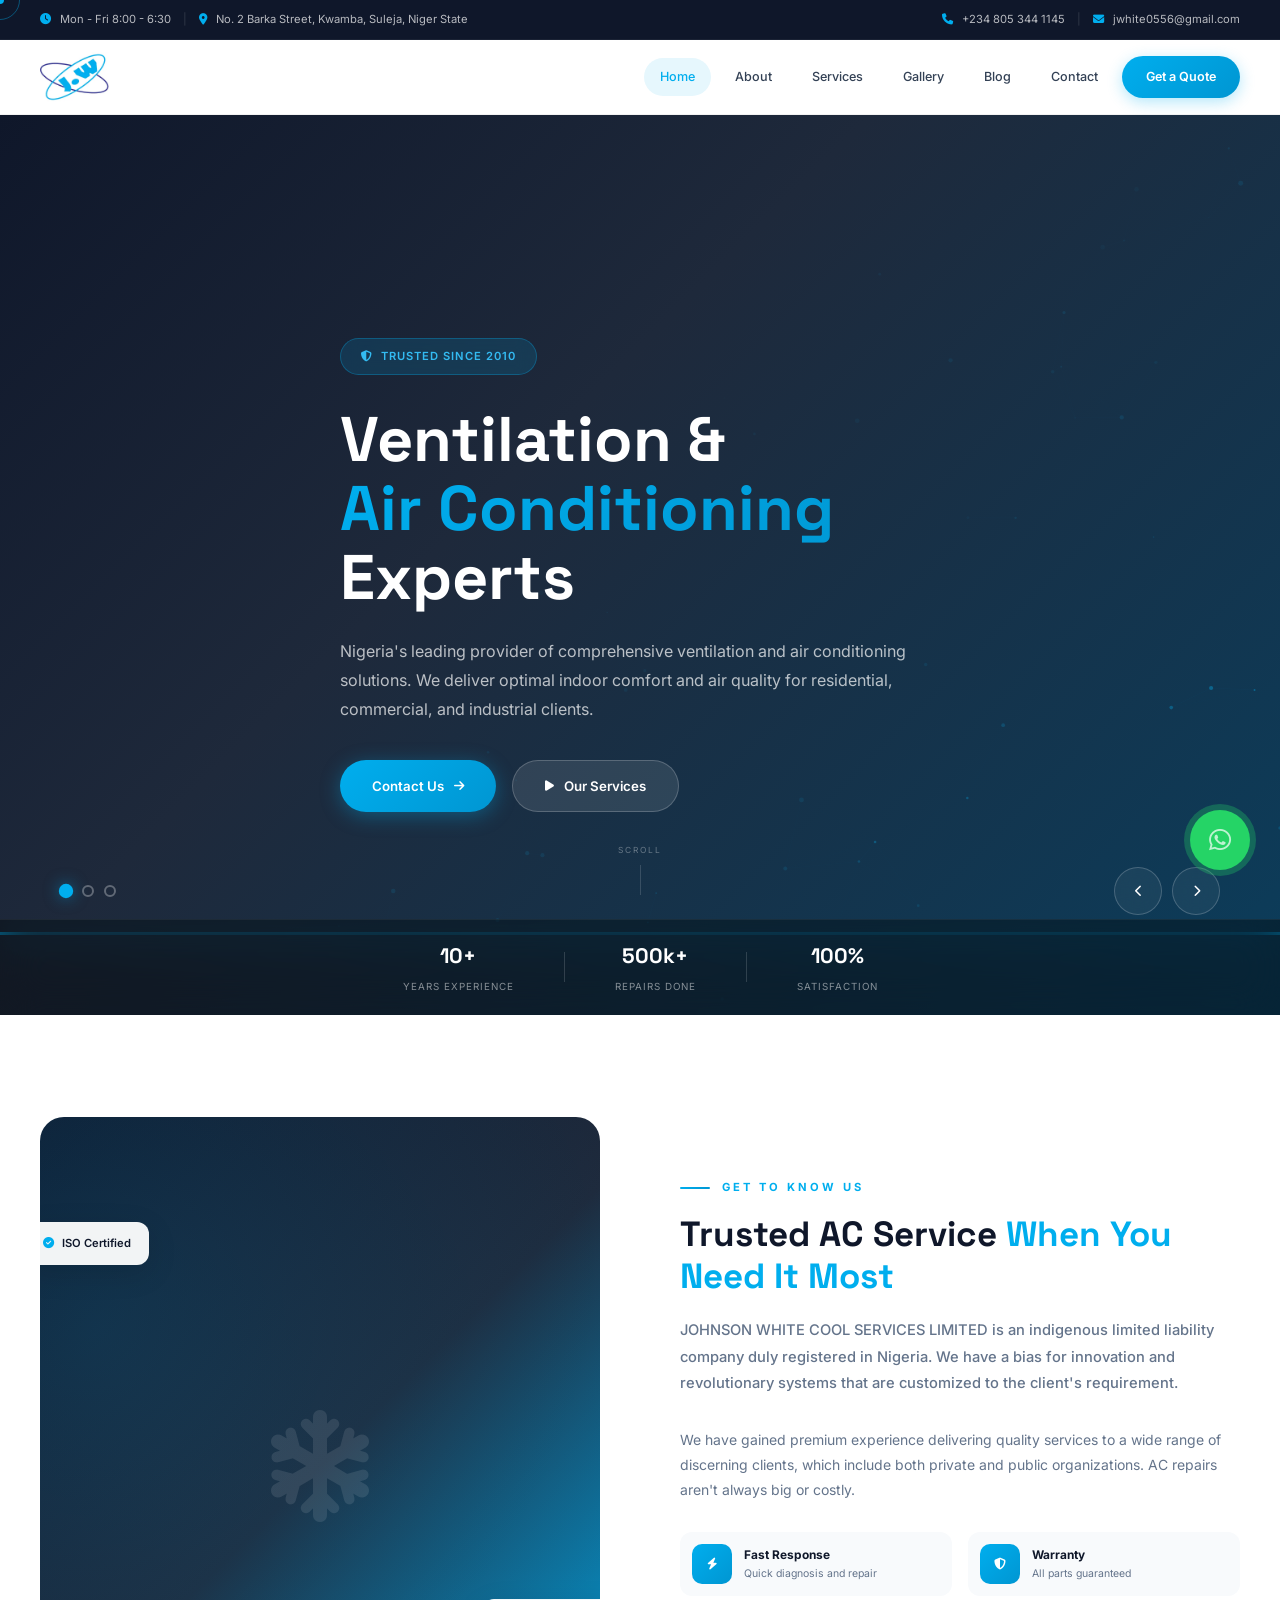
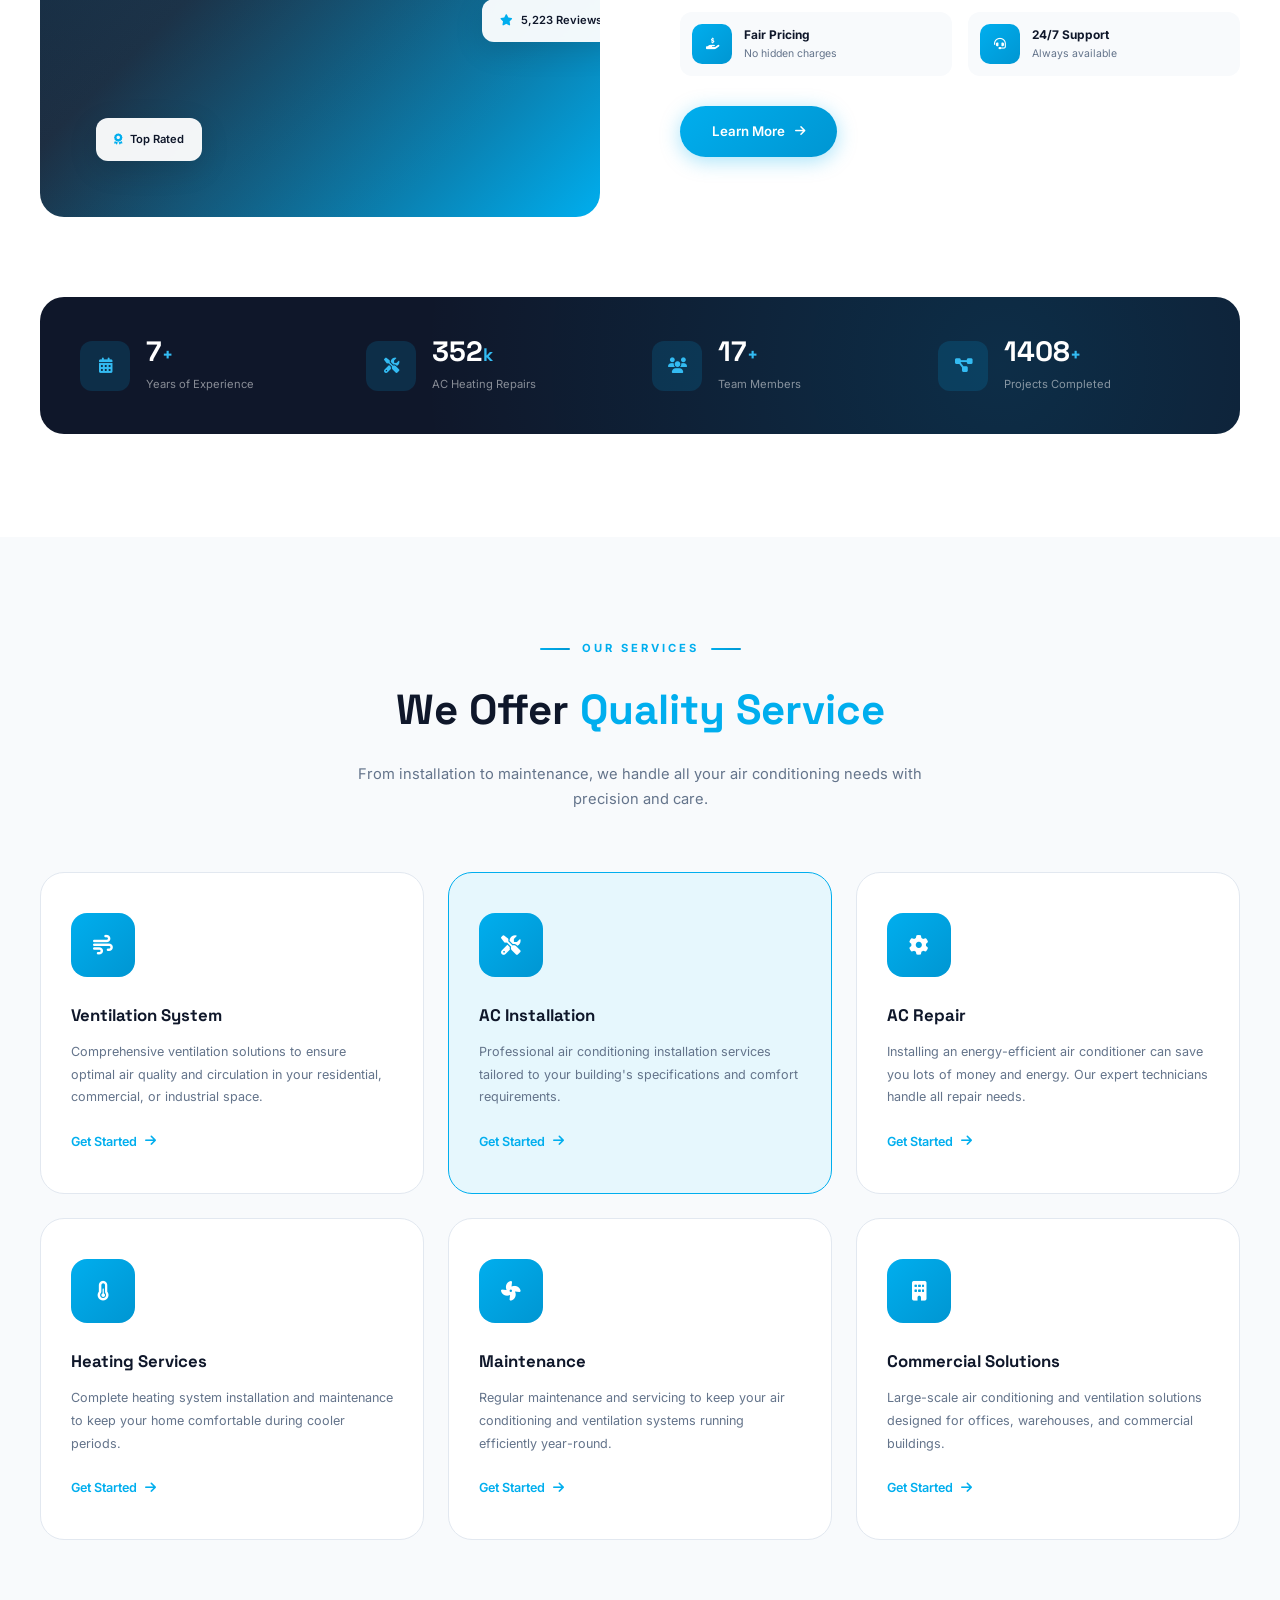
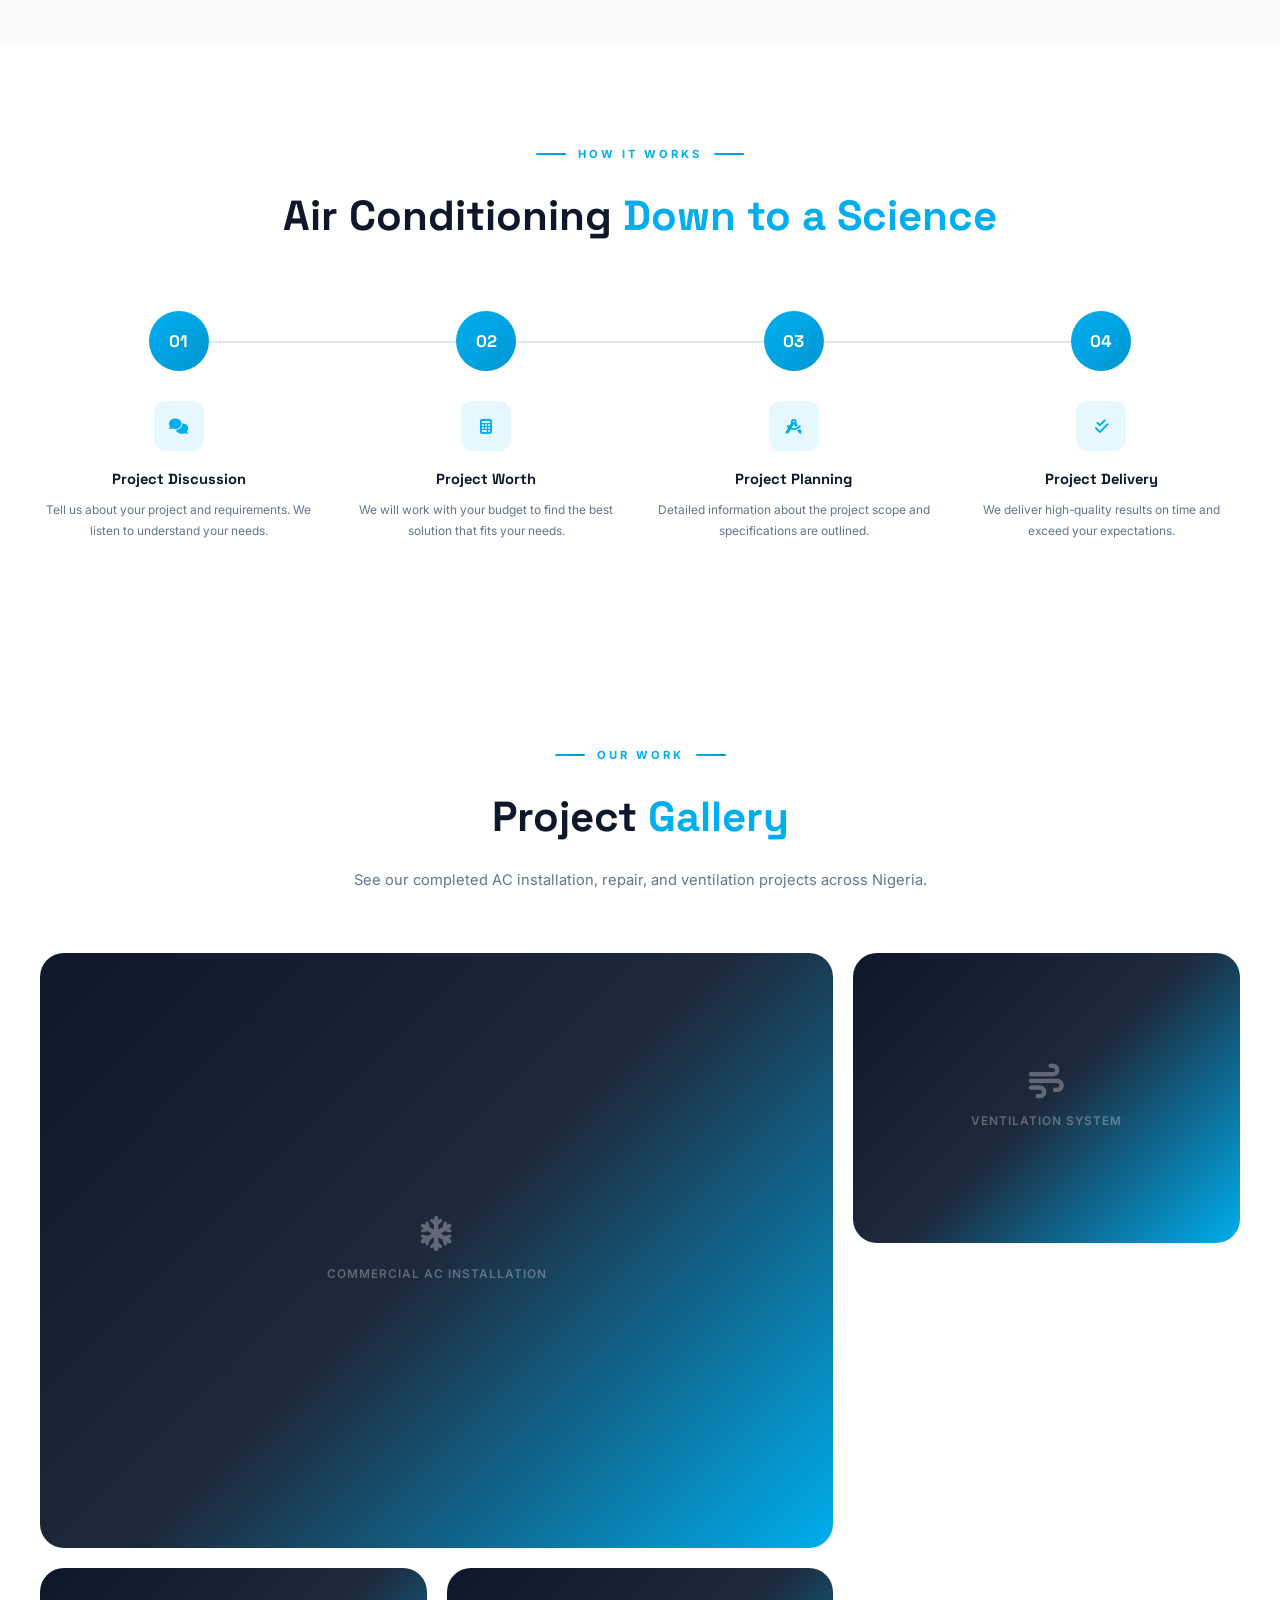
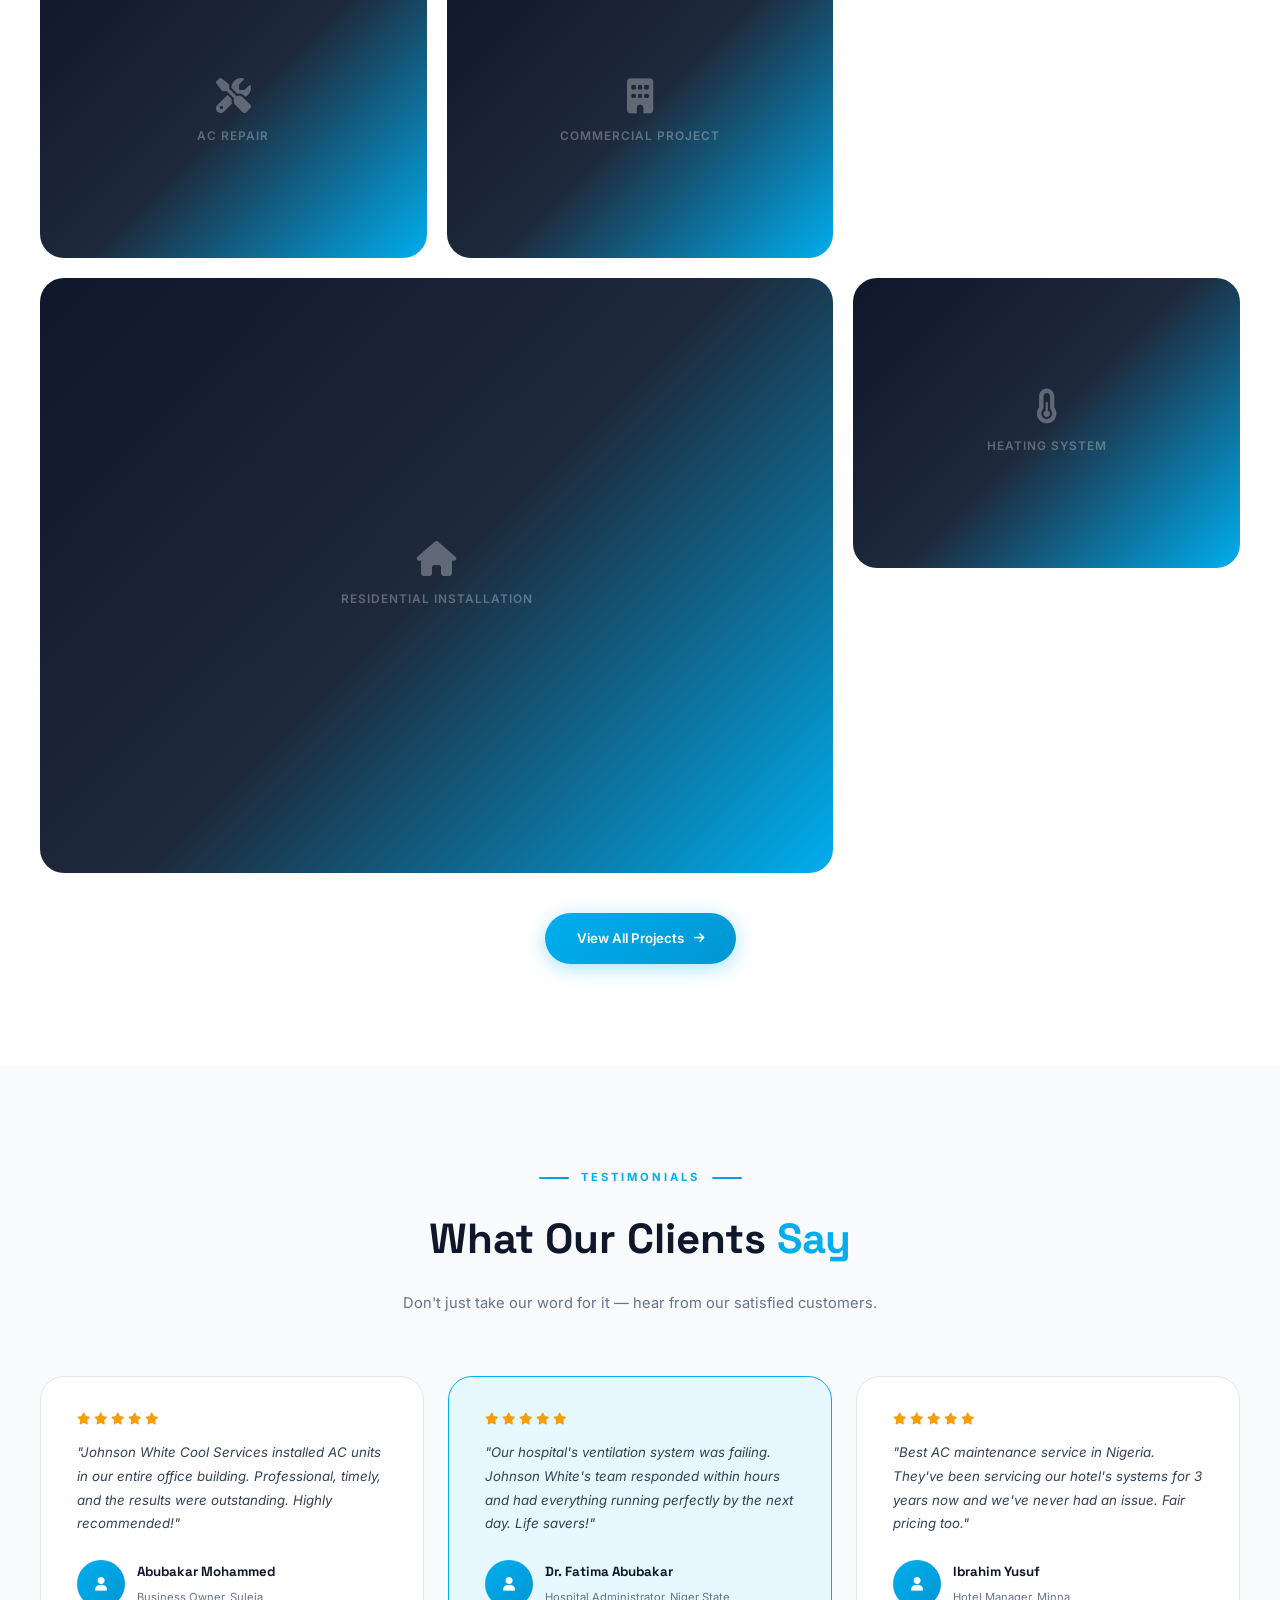
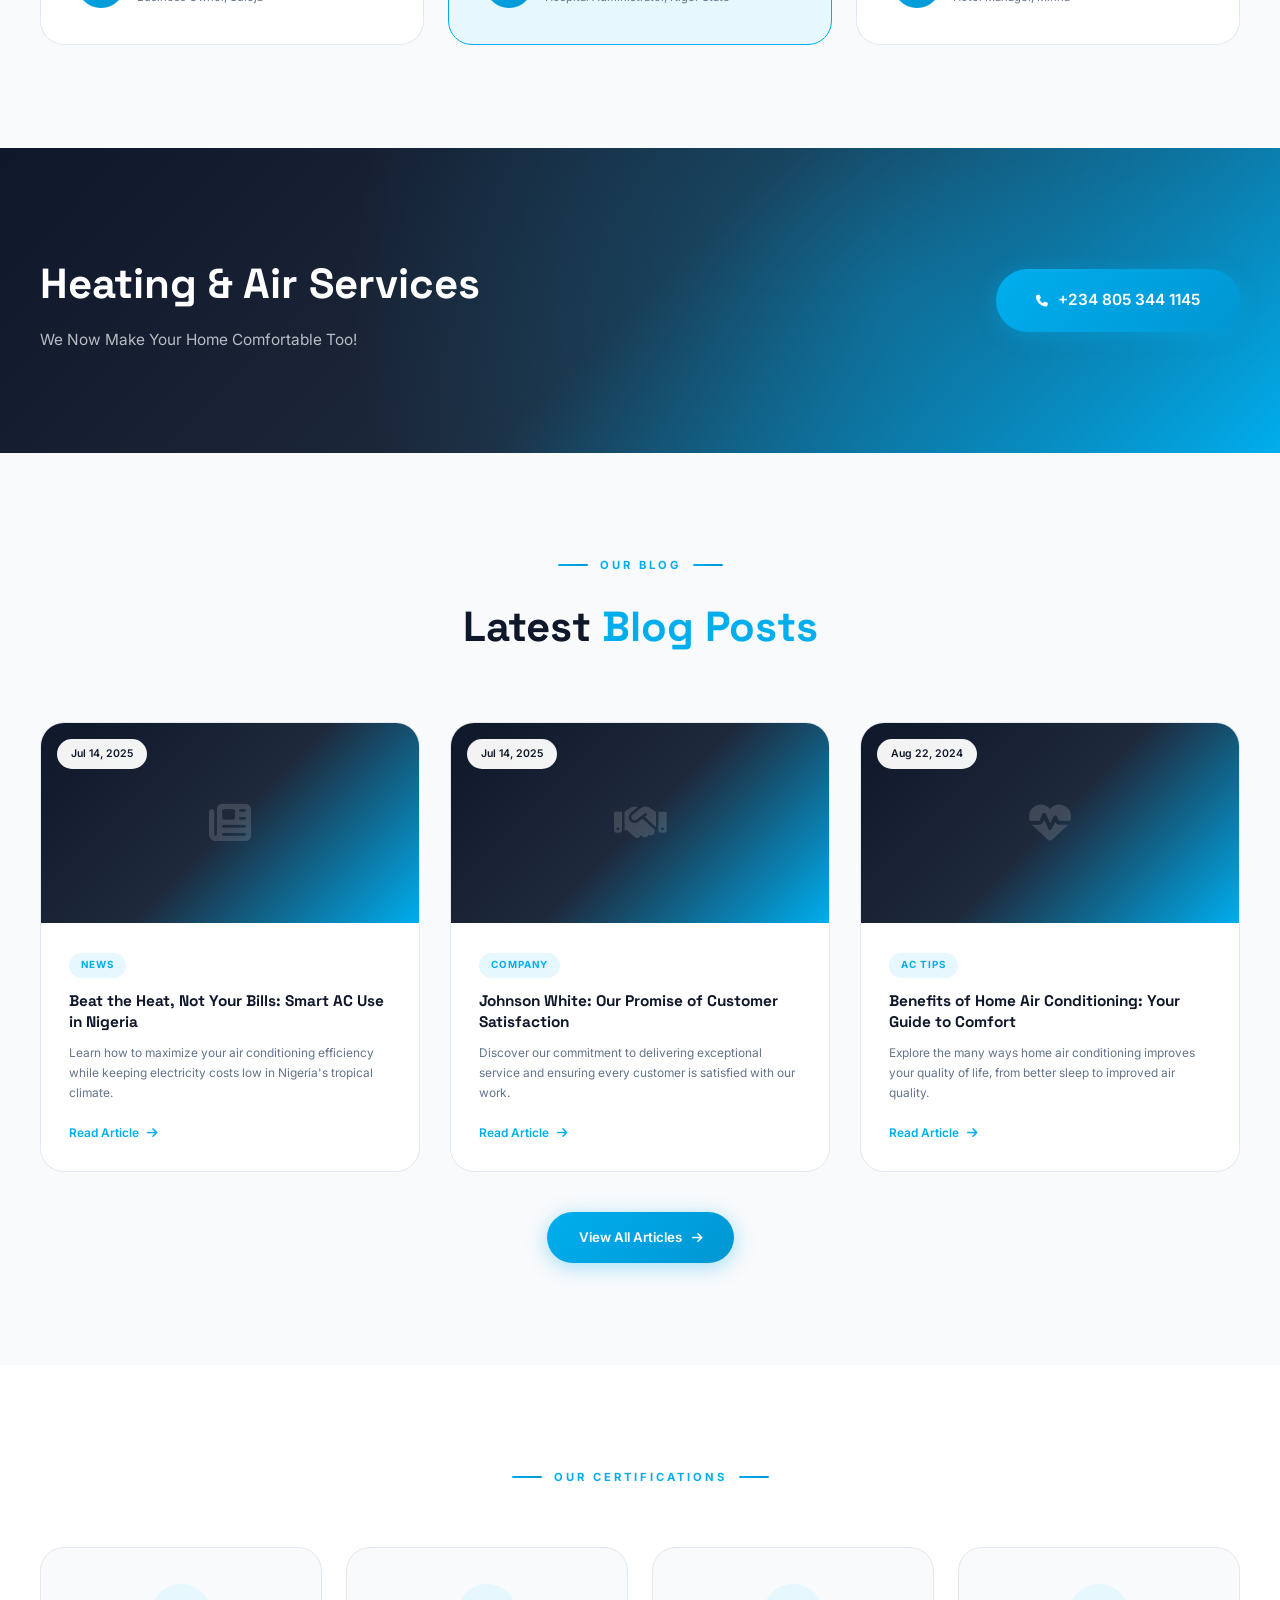
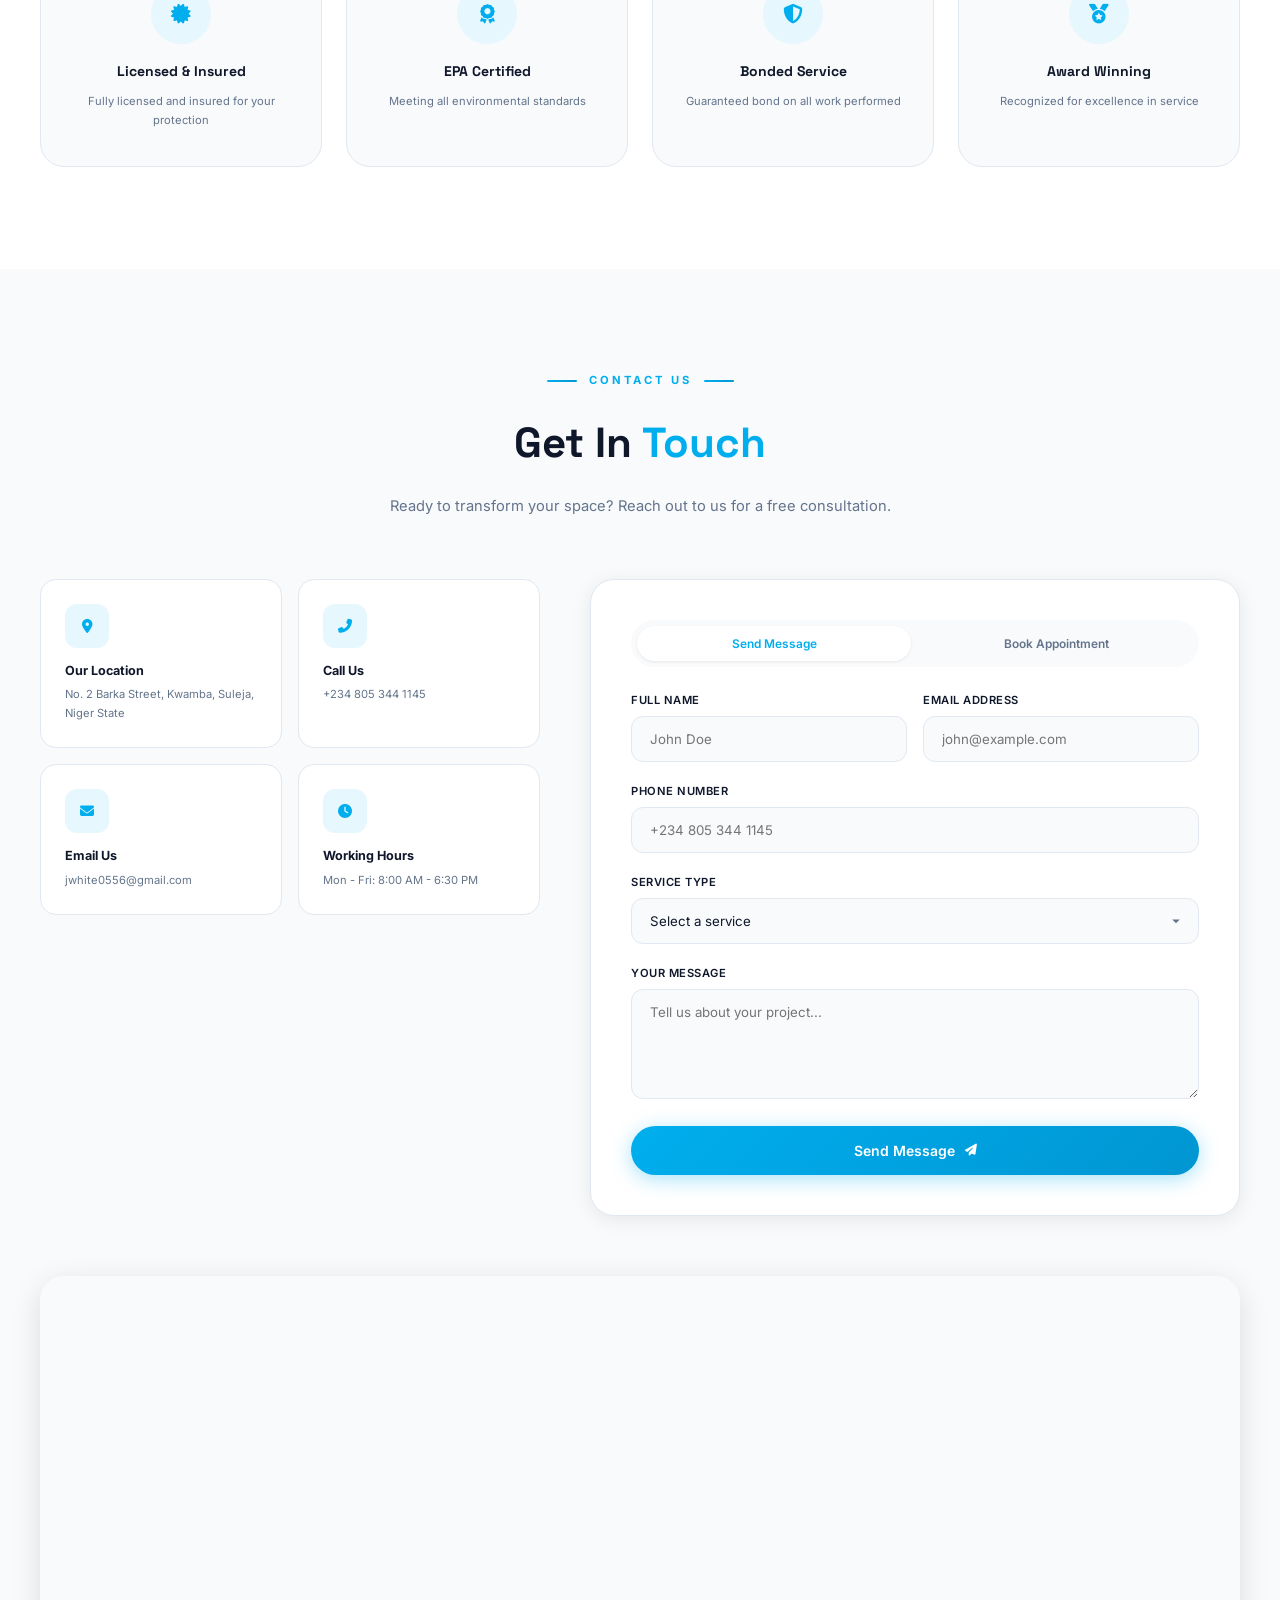
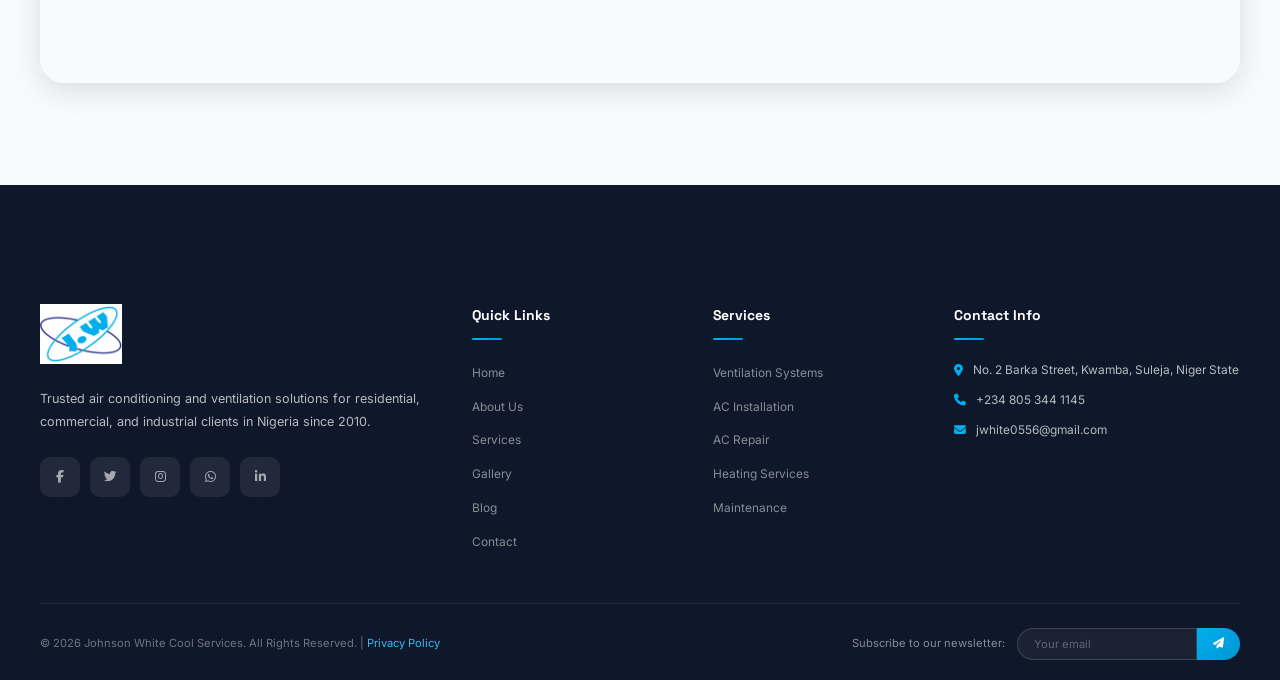
<file: johnsonwhite-clone/index.html>
<!DOCTYPE html>
<html lang="en">
<head>
    <meta charset="UTF-8">
    <meta name="viewport" content="width=device-width, initial-scale=1.0, maximum-scale=5.0">
    <meta http-equiv="X-UA-Compatible" content="IE=edge">
    <meta name="description" content="Johnson White Cool Services - Nigeria's leading air conditioning and ventilation company. AC installation, repair, and maintenance in Suleja, Niger State.">
    <meta name="theme-color" content="#00aeee">
    <meta name="keywords" content="AC installation, air conditioning repair, ventilation, heating, maintenance, Suleja, Niger State, Nigeria">
    <meta name="author" content="Johnson White Cool Services">
    <meta name="robots" content="index, follow">
    <title>Johnson White Cool Services | AC Installation, Repair & Maintenance</title>

    <!-- Open Graph / Facebook -->
    <meta property="og:type" content="website">
    <meta property="og:url" content="https://johnsonwhitecoolservices.com/">
    <meta property="og:title" content="Johnson White Cool Services | AC Installation, Repair & Maintenance">
    <meta property="og:description" content="Nigeria's leading air conditioning and ventilation company. Professional AC installation, repair, and maintenance services in Suleja, Niger State.">
    <meta property="og:image" content="img/johnsonwhitelogo.webp">
    <meta property="og:locale" content="en_NG">
    <meta property="og:site_name" content="Johnson White Cool Services">

    <!-- Twitter Card -->
    <meta name="twitter:card" content="summary_large_image">
    <meta name="twitter:title" content="Johnson White Cool Services | AC Installation, Repair & Maintenance">
    <meta name="twitter:description" content="Nigeria's leading air conditioning and ventilation company. Professional AC installation, repair, and maintenance services.">
    <meta name="twitter:image" content="img/johnsonwhitelogo.webp">

    <!-- Canonical URL -->
    <link rel="canonical" href="https://johnsonwhitecoolservices.com/">

    <!-- Favicon (all browsers) -->
    <link rel="icon" type="image/x-icon" href="img/favicon.ico">
    <link rel="icon" type="image/png" sizes="16x16" href="img/favicon-16x16.png">
    <link rel="icon" type="image/png" sizes="32x32" href="img/favicon-32x32.png">
    <link rel="apple-touch-icon" sizes="180x180" href="img/apple-touch-icon.png">
    <link rel="shortcut icon" href="img/favicon.ico">
    <link rel="manifest" href="site.webmanifest">
    <meta name="msapplication-TileImage" content="img/favicon-32x32.png">
    <meta name="msapplication-TileColor" content="#00aeee">

    <!-- Fonts -->
    <link rel="preconnect" href="https://fonts.googleapis.com">
    <link rel="preconnect" href="https://fonts.gstatic.com" crossorigin>
    <link href="https://fonts.googleapis.com/css2?family=Inter:wght@300;400;500;600;700;800;900&family=Space+Grotesk:wght@400;500;600;700&display=swap" rel="stylesheet">

    <!-- Icons -->
    <link rel="stylesheet" href="https://cdnjs.cloudflare.com/ajax/libs/font-awesome/6.5.0/css/all.min.css">

    <!-- Styles -->
    <link rel="stylesheet" href="styles.css">

    <!-- JSON-LD Structured Data -->
    <script type="application/ld+json">
    {
        "@context": "https://schema.org",
        "@type": "LocalBusiness",
        "name": "Johnson White Cool Services",
        "description": "Nigeria's leading air conditioning and ventilation company providing AC installation, repair, and maintenance services.",
        "url": "https://johnsonwhitecoolservices.com",
        "logo": "img/johnsonwhitelogo.webp",
        "image": "img/johnsonwhitelogo.webp",
        "telephone": "+2348053441145",
        "email": "jwhite0556@gmail.com",
        "address": {
            "@type": "PostalAddress",
            "streetAddress": "No. 2 Barka Street, Kwamba",
            "addressLocality": "Suleja",
            "addressRegion": "Niger State",
            "addressCountry": "NG"
        },
        "geo": {
            "@type": "GeoCoordinates",
            "latitude": 9.0820,
            "longitude": 7.1693
        },
        "openingHoursSpecification": [
            {
                "@type": "OpeningHoursSpecification",
                "dayOfWeek": ["Monday", "Tuesday", "Wednesday", "Thursday", "Friday"],
                "opens": "08:00",
                "closes": "18:30"
            }
        ],
        "priceRange": "$$",
        "areaServed": {
            "@type": "State",
            "name": "Niger State, Nigeria"
        },
        "hasOfferCatalog": {
            "@type": "OfferCatalog",
            "name": "HVAC Services",
            "itemListElement": [
                {
                    "@type": "Offer",
                    "itemOffered": {
                        "@type": "Service",
                        "name": "AC Installation"
                    }
                },
                {
                    "@type": "Offer",
                    "itemOffered": {
                        "@type": "Service",
                        "name": "AC Repair"
                    }
                },
                {
                    "@type": "Offer",
                    "itemOffered": {
                        "@type": "Service",
                        "name": "Ventilation System"
                    }
                },
                {
                    "@type": "Offer",
                    "itemOffered": {
                        "@type": "Service",
                        "name": "Heating Services"
                    }
                },
                {
                    "@type": "Offer",
                    "itemOffered": {
                        "@type": "Service",
                        "name": "Maintenance"
                    }
                },
                {
                    "@type": "Offer",
                    "itemOffered": {
                        "@type": "Service",
                        "name": "Commercial Solutions"
                    }
                }
            ]
        },
        "aggregateRating": {
            "@type": "AggregateRating",
            "ratingValue": "4.8",
            "reviewCount": "5223"
        }
    }
    </script>

    <!-- Google Analytics - Replace UA-XXXXXXXXX with your tracking ID -->
    <!--
    <script async src="https://www.googletagmanager.com/gtag/js?id=UA-XXXXXXXXX"></script>
    <script>
        window.dataLayer = window.dataLayer || [];
        function gtag(){dataLayer.push(arguments);}
        gtag('js', new Date());
        gtag('config', 'UA-XXXXXXXXX');
    </script>
    -->
</head>
<body>

<!-- Preloader -->
<div class="preloader" id="preloader">
    <div class="preloader-inner">
        <div class="preloader-logo">
            <img src="img/johnsonwhitelogo.webp" alt="Johnson White Cool Services" class="preloader-logo-img">
        </div>
        <div class="preloader-loader">
            <div class="preloader-dots">
                <span></span><span></span><span></span>
            </div>
            <p class="preloader-text">Loading Experience</p>
        </div>
        <div class="preloader-bar">
            <div class="preloader-bar-fill" id="preloaderBar"></div>
        </div>
    </div>
</div>

<!-- Cursor (desktop only) -->
<div class="cursor" id="cursor"></div>
<div class="cursor-follower" id="cursorFollower"></div>

<!-- Top Bar -->
<div class="top-bar">
    <div class="container top-bar-inner">
        <div class="top-bar-left">
            <span><i class="fas fa-clock"></i> Mon - Fri 8:00 - 6:30</span>
            <span class="divider">|</span>
            <span><i class="fas fa-map-marker-alt"></i> No. 2 Barka Street, Kwamba, Suleja, Niger State</span>
        </div>
        <div class="top-bar-right">
            <span><i class="fas fa-phone"></i> <a href="tel:+2348053441145">+234 805 344 1145</a></span>
            <span class="divider">|</span>
            <span><i class="fas fa-envelope"></i> <a href="mailto:jwhite0556@gmail.com">jwhite0556@gmail.com</a></span>
        </div>
    </div>
</div>

<!-- Header -->
<header class="header" id="header">
    <div class="container header-inner">
        <a href="#home" class="logo">
            <img src="img/johnsonwhitelogo.webp" alt="Johnson White Cool Services" class="logo-img">
        </a>
        <nav class="nav" id="nav">
            <a href="#home" class="nav-link active">Home</a>
            <a href="#about" class="nav-link">About</a>
            <a href="#services" class="nav-link">Services</a>
            <a href="gallery.html" class="nav-link">Gallery</a>
            <a href="blog.html" class="nav-link">Blog</a>
            <a href="#contact" class="nav-link">Contact</a>
            <a href="#contact" class="nav-btn">Get a Quote</a>
        </nav>
        <button class="hamburger" id="hamburger" aria-label="Toggle menu">
            <span></span>
            <span></span>
            <span></span>
        </button>
    </div>
</header>

<!-- Hero Slider -->
<section class="hero-slider" id="home">
    <canvas id="heroCanvas"></canvas>

    <!-- Slides -->
    <div class="hero-slides" id="heroSlides">
        <div class="hero-slide active" data-index="0">
            <div class="hero-slide-bg" style="background: linear-gradient(135deg, #0f172a 0%, #1e293b 40%, rgba(0,174,238,0.25) 100%);"></div>
            <div class="container hero-slide-content">
                <div class="hero-badge"><i class="fas fa-shield-alt"></i> Trusted Since 2010</div>
                <h1><span class="hero-line">Ventilation &</span><span class="hero-line accent-line">Air Conditioning</span><span class="hero-line">Experts</span></h1>
                <p>Nigeria's leading provider of comprehensive ventilation and air conditioning solutions. We deliver optimal indoor comfort and air quality for residential, commercial, and industrial clients.</p>
                <div class="hero-btns">
                    <a href="#contact" class="btn btn-glow"><span>Contact Us</span><i class="fas fa-arrow-right"></i></a>
                    <a href="#services" class="btn btn-ghost"><i class="fas fa-play"></i><span>Our Services</span></a>
                </div>
            </div>
        </div>
        <div class="hero-slide" data-index="1">
            <div class="hero-slide-bg" style="background: linear-gradient(135deg, #1e1e78 0%, #0f172a 40%, rgba(0,174,238,0.3) 100%);"></div>
            <div class="container hero-slide-content">
                <div class="hero-badge"><i class="fas fa-cog"></i> Professional Service</div>
                <h1><span class="hero-line">Expert AC</span><span class="hero-line accent-line">Installation</span><span class="hero-line">& Repair</span></h1>
                <p>From split units to commercial-grade systems, our certified technicians install and repair all brands. Fast, reliable, and backed by warranty.</p>
                <div class="hero-btns">
                    <a href="#contact" class="btn btn-glow"><span>Get a Quote</span><i class="fas fa-arrow-right"></i></a>
                    <a href="tel:+2348053441145" class="btn btn-ghost"><i class="fas fa-phone"></i><span>Call Now</span></a>
                </div>
            </div>
        </div>
        <div class="hero-slide" data-index="2">
            <div class="hero-slide-bg" style="background: linear-gradient(135deg, #0f172a 0%, #00aeee33 50%, #1e1e78 100%);"></div>
            <div class="container hero-slide-content">
                <div class="hero-badge"><i class="fas fa-leaf"></i> Energy Efficient</div>
                <h1><span class="hero-line">Cool Your Space,</span><span class="hero-line accent-line">Save Your</span><span class="hero-line">Energy Bills</span></h1>
                <p>Smart, energy-efficient AC solutions that keep you comfortable while cutting electricity costs. Inverter technology and expert maintenance plans.</p>
                <div class="hero-btns">
                    <a href="#services" class="btn btn-glow"><span>Our Solutions</span><i class="fas fa-arrow-right"></i></a>
                    <a href="#blog" class="btn btn-ghost"><i class="fas fa-book-open"></i><span>Read Tips</span></a>
                </div>
            </div>
        </div>
    </div>

    <!-- Slider Controls -->
    <div class="hero-controls">
        <div class="hero-dots" id="heroDots">
            <button class="hero-dot active" data-slide="0" aria-label="Slide 1"></button>
            <button class="hero-dot" data-slide="1" aria-label="Slide 2"></button>
            <button class="hero-dot" data-slide="2" aria-label="Slide 3"></button>
        </div>
        <div class="hero-arrows">
            <button class="hero-arrow hero-prev" id="heroPrev" aria-label="Previous slide"><i class="fas fa-chevron-left"></i></button>
            <button class="hero-arrow hero-next" id="heroNext" aria-label="Next slide"><i class="fas fa-chevron-right"></i></button>
        </div>
    </div>

    <!-- Progress bar -->
    <div class="hero-progress"><div class="hero-progress-fill" id="heroProgress"></div></div>

    <!-- Stats strip -->
    <div class="hero-stats-strip">
        <div class="container hero-stats-inner">
            <div class="hero-stat"><span class="hero-stat-num">10+</span><span class="hero-stat-label">Years Experience</span></div>
            <div class="hero-stat-divider"></div>
            <div class="hero-stat"><span class="hero-stat-num">500k+</span><span class="hero-stat-label">Repairs Done</span></div>
            <div class="hero-stat-divider"></div>
            <div class="hero-stat"><span class="hero-stat-num">100%</span><span class="hero-stat-label">Satisfaction</span></div>
        </div>
    </div>

    <div class="hero-scroll">
        <span>Scroll</span>
        <div class="scroll-line"></div>
    </div>
</section>

<!-- About -->
<section class="about section" id="about">
    <div class="container">
        <div class="about-grid">
            <div class="about-visual">
                <div class="about-image-card">
                    <div class="about-icon-large">
                        <i class="fas fa-snowflake"></i>
                    </div>
                    <div class="floating-card fc-1">
                        <i class="fas fa-check-circle"></i>
                        <span>ISO Certified</span>
                    </div>
                    <div class="floating-card fc-2">
                        <i class="fas fa-star"></i>
                        <span>5,223 Reviews</span>
                    </div>
                    <div class="floating-card fc-3">
                        <i class="fas fa-award"></i>
                        <span>Top Rated</span>
                    </div>
                </div>
            </div>
            <div class="about-text">
                <div class="section-label">
                    <span class="label-line"></span>
                    <span>Get To Know Us</span>
                </div>
                <h2>Trusted AC Service <span class="accent">When You Need It Most</span></h2>
                <p class="about-lead">JOHNSON WHITE COOL SERVICES LIMITED is an indigenous limited liability company duly registered in Nigeria. We have a bias for innovation and revolutionary systems that are customized to the client's requirement.</p>
                <p>We have gained premium experience delivering quality services to a wide range of discerning clients, which include both private and public organizations. AC repairs aren't always big or costly.</p>
                <div class="about-features">
                    <div class="about-feature">
                        <div class="feature-icon"><i class="fas fa-bolt"></i></div>
                        <div>
                            <h4>Fast Response</h4>
                            <p>Quick diagnosis and repair</p>
                        </div>
                    </div>
                    <div class="about-feature">
                        <div class="feature-icon"><i class="fas fa-shield-alt"></i></div>
                        <div>
                            <h4>Warranty</h4>
                            <p>All parts guaranteed</p>
                        </div>
                    </div>
                    <div class="about-feature">
                        <div class="feature-icon"><i class="fas fa-hand-holding-usd"></i></div>
                        <div>
                            <h4>Fair Pricing</h4>
                            <p>No hidden charges</p>
                        </div>
                    </div>
                    <div class="about-feature">
                        <div class="feature-icon"><i class="fas fa-headset"></i></div>
                        <div>
                            <h4>24/7 Support</h4>
                            <p>Always available</p>
                        </div>
                    </div>
                </div>
                <a href="#contact" class="btn btn-glow">Learn More <i class="fas fa-arrow-right"></i></a>
            </div>
        </div>
        <div class="about-stats-bar">
            <div class="stat-item">
                <div class="stat-icon"><i class="fas fa-calendar-alt"></i></div>
                <div class="stat-content">
                    <span class="stat-number" data-target="10">0</span><span class="stat-suffix">+</span>
                    <span class="stat-label">Years of Experience</span>
                </div>
            </div>
            <div class="stat-item">
                <div class="stat-icon"><i class="fas fa-tools"></i></div>
                <div class="stat-content">
                    <span class="stat-number" data-target="500">0</span><span class="stat-suffix">k</span>
                    <span class="stat-label">AC Heating Repairs</span>
                </div>
            </div>
            <div class="stat-item">
                <div class="stat-icon"><i class="fas fa-users"></i></div>
                <div class="stat-content">
                    <span class="stat-number" data-target="25">0</span><span class="stat-suffix">+</span>
                    <span class="stat-label">Team Members</span>
                </div>
            </div>
            <div class="stat-item">
                <div class="stat-icon"><i class="fas fa-project-diagram"></i></div>
                <div class="stat-content">
                    <span class="stat-number" data-target="2000">0</span><span class="stat-suffix">+</span>
                    <span class="stat-label">Projects Completed</span>
                </div>
            </div>
        </div>
    </div>
</section>

<!-- Services -->
<section class="services section" id="services">
    <div class="container">
        <div class="section-header text-center">
            <div class="section-label center">
                <span class="label-line"></span>
                <span>Our Services</span>
                <span class="label-line"></span>
            </div>
            <h2>We Offer <span class="accent">Quality Service</span></h2>
            <p class="section-desc">From installation to maintenance, we handle all your air conditioning needs with precision and care.</p>
        </div>
        <div class="services-grid">
            <div class="service-card" data-tilt>
                <div class="service-card-bg"></div>
                <div class="service-icon">
                    <i class="fas fa-wind"></i>
                </div>
                <h3>Ventilation System</h3>
                <p>Comprehensive ventilation solutions to ensure optimal air quality and circulation in your residential, commercial, or industrial space.</p>
                <a href="#contact" class="service-link">
                    <span>Get Started</span>
                    <i class="fas fa-arrow-right"></i>
                </a>
            </div>
            <div class="service-card featured" data-tilt>
                <div class="service-card-bg"></div>
                <div class="service-icon">
                    <i class="fas fa-tools"></i>
                </div>
                <h3>AC Installation</h3>
                <p>Professional air conditioning installation services tailored to your building's specifications and comfort requirements.</p>
                <a href="#contact" class="service-link">
                    <span>Get Started</span>
                    <i class="fas fa-arrow-right"></i>
                </a>
            </div>
            <div class="service-card" data-tilt>
                <div class="service-card-bg"></div>
                <div class="service-icon">
                    <i class="fas fa-cog"></i>
                </div>
                <h3>AC Repair</h3>
                <p>Installing an energy-efficient air conditioner can save you lots of money and energy. Our expert technicians handle all repair needs.</p>
                <a href="#contact" class="service-link">
                    <span>Get Started</span>
                    <i class="fas fa-arrow-right"></i>
                </a>
            </div>
            <div class="service-card" data-tilt>
                <div class="service-card-bg"></div>
                <div class="service-icon">
                    <i class="fas fa-thermometer-half"></i>
                </div>
                <h3>Heating Services</h3>
                <p>Complete heating system installation and maintenance to keep your home comfortable during cooler periods.</p>
                <a href="#contact" class="service-link">
                    <span>Get Started</span>
                    <i class="fas fa-arrow-right"></i>
                </a>
            </div>
            <div class="service-card" data-tilt>
                <div class="service-card-bg"></div>
                <div class="service-icon">
                    <i class="fas fa-fan"></i>
                </div>
                <h3>Maintenance</h3>
                <p>Regular maintenance and servicing to keep your air conditioning and ventilation systems running efficiently year-round.</p>
                <a href="#contact" class="service-link">
                    <span>Get Started</span>
                    <i class="fas fa-arrow-right"></i>
                </a>
            </div>
            <div class="service-card" data-tilt>
                <div class="service-card-bg"></div>
                <div class="service-icon">
                    <i class="fas fa-building"></i>
                </div>
                <h3>Commercial Solutions</h3>
                <p>Large-scale air conditioning and ventilation solutions designed for offices, warehouses, and commercial buildings.</p>
                <a href="#contact" class="service-link">
                    <span>Get Started</span>
                    <i class="fas fa-arrow-right"></i>
                </a>
            </div>
        </div>
    </div>
</section>

<!-- How It Works -->
<section class="how-it-works section">
    <div class="container">
        <div class="section-header text-center">
            <div class="section-label center">
                <span class="label-line"></span>
                <span>How It Works</span>
                <span class="label-line"></span>
            </div>
            <h2>Air Conditioning <span class="accent">Down to a Science</span></h2>
        </div>
        <div class="steps-timeline">
            <div class="step-card">
                <div class="step-number-wrapper">
                    <div class="step-number">01</div>
                    <div class="step-line"></div>
                </div>
                <div class="step-content">
                    <div class="step-icon"><i class="fas fa-comments"></i></div>
                    <h3>Project Discussion</h3>
                    <p>Tell us about your project and requirements. We listen to understand your needs.</p>
                </div>
            </div>
            <div class="step-card">
                <div class="step-number-wrapper">
                    <div class="step-number">02</div>
                    <div class="step-line"></div>
                </div>
                <div class="step-content">
                    <div class="step-icon"><i class="fas fa-calculator"></i></div>
                    <h3>Project Worth</h3>
                    <p>We will work with your budget to find the best solution that fits your needs.</p>
                </div>
            </div>
            <div class="step-card">
                <div class="step-number-wrapper">
                    <div class="step-number">03</div>
                    <div class="step-line"></div>
                </div>
                <div class="step-content">
                    <div class="step-icon"><i class="fas fa-drafting-compass"></i></div>
                    <h3>Project Planning</h3>
                    <p>Detailed information about the project scope and specifications are outlined.</p>
                </div>
            </div>
            <div class="step-card">
                <div class="step-number-wrapper">
                    <div class="step-number">04</div>
                </div>
                <div class="step-content">
                    <div class="step-icon"><i class="fas fa-check-double"></i></div>
                    <h3>Project Delivery</h3>
                    <p>We deliver high-quality results on time and exceed your expectations.</p>
                </div>
            </div>
        </div>
    </div>
</section>

<!-- Gallery -->
<section class="gallery section" id="gallery">
    <div class="container">
        <div class="section-header text-center">
            <div class="section-label center">
                <span class="label-line"></span>
                <span>Our Work</span>
                <span class="label-line"></span>
            </div>
            <h2>Project <span class="accent">Gallery</span></h2>
            <p class="section-desc">See our completed AC installation, repair, and ventilation projects across Nigeria.</p>
        </div>
        <div class="gallery-grid">
            <a href="gallery.html" class="gallery-item large">
                <div class="gallery-placeholder">
                    <i class="fas fa-snowflake"></i>
                    <span>Commercial AC Installation</span>
                </div>
                <div class="gallery-overlay">
                    <h4>Office Complex AC Setup</h4>
                    <p>Full central air conditioning for a 3-story office building in Suleja.</p>
                </div>
            </a>
            <a href="gallery.html" class="gallery-item">
                <div class="gallery-placeholder">
                    <i class="fas fa-wind"></i>
                    <span>Ventilation System</span>
                </div>
                <div class="gallery-overlay">
                    <h4>Industrial Ventilation</h4>
                    <p>Warehouse ventilation system design and installation.</p>
                </div>
            </a>
            <a href="gallery.html" class="gallery-item">
                <div class="gallery-placeholder">
                    <i class="fas fa-tools"></i>
                    <span>AC Repair</span>
                </div>
                <div class="gallery-overlay">
                    <h4>Split Unit Repair</h4>
                    <p>Emergency repair service for residential split AC units.</p>
                </div>
            </a>
            <a href="gallery.html" class="gallery-item">
                <div class="gallery-placeholder">
                    <i class="fas fa-building"></i>
                    <span>Commercial Project</span>
                </div>
                <div class="gallery-overlay">
                    <h4>Shopping Mall HVAC</h4>
                    <p>Complete HVAC solution for a shopping complex.</p>
                </div>
            </a>
            <a href="gallery.html" class="gallery-item large">
                <div class="gallery-placeholder">
                    <i class="fas fa-home"></i>
                    <span>Residential Installation</span>
                </div>
                <div class="gallery-overlay">
                    <h4>Home AC Installation</h4>
                    <p>Multi-room split AC installation for a residential property.</p>
                </div>
            </a>
            <a href="gallery.html" class="gallery-item">
                <div class="gallery-placeholder">
                    <i class="fas fa-thermometer-half"></i>
                    <span>Heating System</span>
                </div>
                <div class="gallery-overlay">
                    <h4>Central Heating Setup</h4>
                    <p>Heating system installation for a hotel facility.</p>
                </div>
            </a>
        </div>
        <div class="text-center" style="margin-top: 40px;">
            <a href="gallery.html" class="btn btn-glow"><span>View All Projects</span><i class="fas fa-arrow-right"></i></a>
        </div>
    </div>
</section>

<!-- Testimonials -->
<section class="testimonials section" id="testimonials">
    <div class="container">
        <div class="section-header text-center">
            <div class="section-label center">
                <span class="label-line"></span>
                <span>Testimonials</span>
                <span class="label-line"></span>
            </div>
            <h2>What Our Clients <span class="accent">Say</span></h2>
            <p class="section-desc">Don't just take our word for it — hear from our satisfied customers.</p>
        </div>
        <div class="testimonials-grid">
            <div class="testimonial-card">
                <div class="testimonial-stars">
                    <i class="fas fa-star"></i><i class="fas fa-star"></i><i class="fas fa-star"></i><i class="fas fa-star"></i><i class="fas fa-star"></i>
                </div>
                <p class="testimonial-text">"Johnson White Cool Services installed AC units in our entire office building. Professional, timely, and the results were outstanding. Highly recommended!"</p>
                <div class="testimonial-author">
                    <div class="testimonial-avatar">
                        <i class="fas fa-user"></i>
                    </div>
                    <div>
                        <h4>Abubakar Mohammed</h4>
                        <span>Business Owner, Suleja</span>
                    </div>
                </div>
            </div>
            <div class="testimonial-card featured">
                <div class="testimonial-stars">
                    <i class="fas fa-star"></i><i class="fas fa-star"></i><i class="fas fa-star"></i><i class="fas fa-star"></i><i class="fas fa-star"></i>
                </div>
                <p class="testimonial-text">"Our hospital's ventilation system was failing. Johnson White's team responded within hours and had everything running perfectly by the next day. Life savers!"</p>
                <div class="testimonial-author">
                    <div class="testimonial-avatar">
                        <i class="fas fa-user"></i>
                    </div>
                    <div>
                        <h4>Dr. Fatima Abubakar</h4>
                        <span>Hospital Administrator, Niger State</span>
                    </div>
                </div>
            </div>
            <div class="testimonial-card">
                <div class="testimonial-stars">
                    <i class="fas fa-star"></i><i class="fas fa-star"></i><i class="fas fa-star"></i><i class="fas fa-star"></i><i class="fas fa-star"></i>
                </div>
                <p class="testimonial-text">"Best AC maintenance service in Nigeria. They've been servicing our hotel's systems for 3 years now and we've never had an issue. Fair pricing too."</p>
                <div class="testimonial-author">
                    <div class="testimonial-avatar">
                        <i class="fas fa-user"></i>
                    </div>
                    <div>
                        <h4>Ibrahim Yusuf</h4>
                        <span>Hotel Manager, Minna</span>
                    </div>
                </div>
            </div>
        </div>
    </div>
</section>

<!-- CTA -->
<section class="cta-section">
    <div class="cta-bg"></div>
    <div class="container cta-content">
        <div class="cta-text">
            <h2>Heating &amp; Air Services</h2>
            <p>We Now Make Your Home Comfortable Too!</p>
        </div>
        <a href="tel:+2348053441145" class="btn btn-glow btn-cta">
            <i class="fas fa-phone"></i>
            <span>+234 805 344 1145</span>
        </a>
    </div>
</section>

<!-- Blog -->
<section class="blog section" id="blog">
    <div class="container">
        <div class="section-header text-center">
            <div class="section-label center">
                <span class="label-line"></span>
                <span>Our Blog</span>
                <span class="label-line"></span>
            </div>
            <h2>Latest <span class="accent">Blog Posts</span></h2>
        </div>
        <div class="blog-grid">
            <article class="blog-card" data-blog="1">
                <div class="blog-thumb">
                    <div class="blog-thumb-inner">
                        <i class="fas fa-newspaper"></i>
                    </div>
                    <span class="blog-date-badge">Jul 14, 2025</span>
                </div>
                <div class="blog-body">
                    <span class="blog-tag">News</span>
                    <h3>Beat the Heat, Not Your Bills: Smart AC Use in Nigeria</h3>
                    <p>Learn how to maximize your air conditioning efficiency while keeping electricity costs low in Nigeria's tropical climate.</p>
                    <a href="#" class="read-more" onclick="return false;">
                        <span>Read Article</span>
                        <i class="fas fa-arrow-right"></i>
                    </a>
                </div>
            </article>
            <article class="blog-card" data-blog="2">
                <div class="blog-thumb">
                    <div class="blog-thumb-inner">
                        <i class="fas fa-handshake"></i>
                    </div>
                    <span class="blog-date-badge">Jul 14, 2025</span>
                </div>
                <div class="blog-body">
                    <span class="blog-tag">Company</span>
                    <h3>Johnson White: Our Promise of Customer Satisfaction</h3>
                    <p>Discover our commitment to delivering exceptional service and ensuring every customer is satisfied with our work.</p>
                    <a href="#" class="read-more" onclick="return false;">
                        <span>Read Article</span>
                        <i class="fas fa-arrow-right"></i>
                    </a>
                </div>
            </article>
            <article class="blog-card" data-blog="3">
                <div class="blog-thumb">
                    <div class="blog-thumb-inner">
                        <i class="fas fa-heartbeat"></i>
                    </div>
                    <span class="blog-date-badge">Aug 22, 2024</span>
                </div>
                <div class="blog-body">
                    <span class="blog-tag">AC Tips</span>
                    <h3>Benefits of Home Air Conditioning: Your Guide to Comfort</h3>
                    <p>Explore the many ways home air conditioning improves your quality of life, from better sleep to improved air quality.</p>
                    <a href="#" class="read-more" onclick="return false;">
                        <span>Read Article</span>
                        <i class="fas fa-arrow-right"></i>
                    </a>
                </div>
            </article>
        </div>
        <div class="text-center" style="margin-top: 40px;">
            <a href="blog.html" class="btn btn-glow"><span>View All Articles</span><i class="fas fa-arrow-right"></i></a>
        </div>
    </div>
</section>

<!-- Certifications -->
<section class="certifications section">
    <div class="container text-center">
        <div class="section-header text-center">
            <div class="section-label center">
                <span class="label-line"></span>
                <span>Our Certifications</span>
                <span class="label-line"></span>
            </div>
        </div>
        <div class="cert-grid">
            <div class="cert-card">
                <div class="cert-icon"><i class="fas fa-certificate"></i></div>
                <h4>Licensed & Insured</h4>
                <p>Fully licensed and insured for your protection</p>
            </div>
            <div class="cert-card">
                <div class="cert-icon"><i class="fas fa-award"></i></div>
                <h4>EPA Certified</h4>
                <p>Meeting all environmental standards</p>
            </div>
            <div class="cert-card">
                <div class="cert-icon"><i class="fas fa-shield-alt"></i></div>
                <h4>Bonded Service</h4>
                <p>Guaranteed bond on all work performed</p>
            </div>
            <div class="cert-card">
                <div class="cert-icon"><i class="fas fa-medal"></i></div>
                <h4>Award Winning</h4>
                <p>Recognized for excellence in service</p>
            </div>
        </div>
    </div>
</section>

<!-- Contact -->
<section class="contact section" id="contact">
    <div class="container">
        <div class="section-header text-center">
            <div class="section-label center">
                <span class="label-line"></span>
                <span>Contact Us</span>
                <span class="label-line"></span>
            </div>
            <h2>Get In <span class="accent">Touch</span></h2>
            <p class="section-desc">Ready to transform your space? Reach out to us for a free consultation.</p>
        </div>
        <div class="contact-grid">
            <div class="contact-info-side">
                <div class="contact-card">
                    <div class="contact-icon"><i class="fas fa-map-marker-alt"></i></div>
                    <h4>Our Location</h4>
                    <p>No. 2 Barka Street, Kwamba, Suleja, Niger State</p>
                </div>
                <div class="contact-card">
                    <div class="contact-icon"><i class="fas fa-phone-alt"></i></div>
                    <h4>Call Us</h4>
                    <p><a href="tel:+2348053441145">+234 805 344 1145</a></p>
                </div>
                <div class="contact-card">
                    <div class="contact-icon"><i class="fas fa-envelope"></i></div>
                    <h4>Email Us</h4>
                    <p><a href="mailto:jwhite0556@gmail.com">jwhite0556@gmail.com</a></p>
                </div>
                <div class="contact-card">
                    <div class="contact-icon"><i class="fas fa-clock"></i></div>
                    <h4>Working Hours</h4>
                    <p>Mon - Fri: 8:00 AM - 6:30 PM</p>
                </div>
            </div>
            <div class="contact-form-side">
                <div class="contact-tabs">
                    <button class="contact-tab active" data-tab="message">Send Message</button>
                    <button class="contact-tab" data-tab="booking">Book Appointment</button>
                </div>
                <form id="contactForm" class="modern-form active" data-form="message" action="https://formsubmit.co/jwhite0556@gmail.com" method="POST">
                    <input type="hidden" name="_subject" value="New Contact Form Submission - Johnson White">
                    <input type="hidden" name="_captcha" value="false">
                    <input type="hidden" name="_template" value="table">
                    <input type="hidden" name="_next" value="">
                    <div class="form-row">
                        <div class="form-group">
                            <label for="name">Full Name</label>
                            <input type="text" name="name" id="name" placeholder="John Doe" required>
                        </div>
                        <div class="form-group">
                            <label for="email">Email Address</label>
                            <input type="email" name="email" id="email" placeholder="john@example.com" required>
                        </div>
                    </div>
                    <div class="form-group">
                        <label for="phone">Phone Number</label>
                        <input type="tel" name="phone" id="phone" placeholder="+234 805 344 1145">
                    </div>
                    <div class="form-group">
                        <label for="subject">Service Type</label>
                        <select name="service" id="subject">
                            <option value="">Select a service</option>
                            <option>AC Installation</option>
                            <option>AC Repair</option>
                            <option>Ventilation System</option>
                            <option>Heating Services</option>
                            <option>Maintenance</option>
                            <option>Commercial Solutions</option>
                        </select>
                    </div>
                    <div class="form-group">
                        <label for="message">Your Message</label>
                        <textarea name="message" id="message" rows="5" placeholder="Tell us about your project..." required></textarea>
                    </div>
                    <button type="submit" class="btn btn-glow btn-full">
                        <span>Send Message</span>
                        <i class="fas fa-paper-plane"></i>
                    </button>
                </form>
                <form id="bookingForm" class="modern-form" data-form="booking" action="https://formsubmit.co/jwhite0556@gmail.com" method="POST">
                    <input type="hidden" name="_subject" value="New Booking Request - Johnson White">
                    <input type="hidden" name="_captcha" value="false">
                    <input type="hidden" name="_template" value="table">
                    <div class="form-row">
                        <div class="form-group">
                            <label for="bookingName">Full Name</label>
                            <input type="text" name="name" id="bookingName" placeholder="John Doe" required>
                        </div>
                        <div class="form-group">
                            <label for="bookingPhone">Phone Number</label>
                            <input type="tel" name="phone" id="bookingPhone" placeholder="+234 805 344 1145" required>
                        </div>
                    </div>
                    <div class="form-group">
                        <label for="bookingEmail">Email Address</label>
                        <input type="email" name="email" id="bookingEmail" placeholder="john@example.com" required>
                    </div>
                    <div class="form-group">
                        <label for="bookingService">Service Type</label>
                        <select name="service" id="bookingService" required>
                            <option value="">Select a service</option>
                            <option>AC Installation</option>
                            <option>AC Repair</option>
                            <option>Ventilation System</option>
                            <option>Heating Services</option>
                            <option>Maintenance</option>
                            <option>Commercial Solutions</option>
                        </select>
                    </div>
                    <div class="form-row">
                        <div class="form-group">
                            <label for="bookingDate">Preferred Date</label>
                            <input type="date" name="date" id="bookingDate" required>
                        </div>
                        <div class="form-group">
                            <label for="bookingTime">Preferred Time</label>
                            <select name="time" id="bookingTime" required>
                                <option value="">Select time</option>
                                <option>8:00 AM - 10:00 AM</option>
                                <option>10:00 AM - 12:00 PM</option>
                                <option>12:00 PM - 2:00 PM</option>
                                <option>2:00 PM - 4:00 PM</option>
                                <option>4:00 PM - 6:00 PM</option>
                            </select>
                        </div>
                    </div>
                    <div class="form-group">
                        <label for="bookingAddress">Service Address</label>
                        <input type="text" name="address" id="bookingAddress" placeholder="No. 2 Barka Street, Kwamba, Suleja" required>
                    </div>
                    <div class="form-group">
                        <label for="bookingNotes">Additional Notes</label>
                        <textarea name="notes" id="bookingNotes" rows="3" placeholder="Any special requirements..."></textarea>
                    </div>
                    <button type="submit" class="btn btn-glow btn-full">
                        <span>Book Appointment</span>
                        <i class="fas fa-calendar-check"></i>
                    </button>
                </form>
            </div>
        </div>
        <div class="map-section">
            <div class="map-container">
                <iframe src="https://www.google.com/maps/embed?pb=!1m18!1m12!1m3!1d3963.59!2d7.1802!3d9.0815!2m3!1f0!2f0!3f0!3m2!1i1024!2i768!4f13.1!3m3!1m2!1s0x0%3A0x0!2zNsKwMDQnNTMuNCJOIDfCsDEwJzQ4LjciRQ!5e0!3m2!1sen!2sng!4v1700000000000&q=No.+2+Barka+Street,+Kwamba,+Suleja,+Niger+State" width="100%" height="400" style="border:0; border-radius: var(--radius-lg);" allowfullscreen="" loading="lazy" referrerpolicy="no-referrer-when-downgrade" title="Johnson White Cool Services - No. 2 Barka Street, Kwamba, Suleja, Niger State"></iframe>
            </div>
        </div>
    </div>
</section>
<footer class="footer">
    <div class="footer-wave">
        <svg viewBox="0 0 1440 100" preserveAspectRatio="none">
            <path d="M0,40 C360,100 720,0 1080,50 C1260,75 1380,25 1440,40 L1440,0 L0,0 Z" fill="currentColor"></path>
        </svg>
    </div>
    <div class="container">
        <div class="footer-grid">
            <div class="footer-col footer-about">
                <a href="#home" class="footer-logo">
                    <img src="img/johnsonwhitelogo.webp" alt="Johnson White Cool Services" class="logo-img footer-logo-img">
                </a>
                <p>Trusted air conditioning and ventilation solutions for residential, commercial, and industrial clients in Nigeria since 2010.</p>
                <div class="social-links">
                    <a href="#" aria-label="Facebook"><i class="fab fa-facebook-f"></i></a>
                    <a href="#" aria-label="Twitter"><i class="fab fa-twitter"></i></a>
                    <a href="#" aria-label="Instagram"><i class="fab fa-instagram"></i></a>
                    <a href="#" aria-label="WhatsApp"><i class="fab fa-whatsapp"></i></a>
                    <a href="#" aria-label="LinkedIn"><i class="fab fa-linkedin-in"></i></a>
                </div>
            </div>
            <div class="footer-col">
                <h4>Quick Links</h4>
                <ul>
                    <li><a href="index.html">Home</a></li>
                    <li><a href="index.html#about">About Us</a></li>
                    <li><a href="index.html#services">Services</a></li>
                    <li><a href="gallery.html">Gallery</a></li>
                    <li><a href="blog.html">Blog</a></li>
                    <li><a href="index.html#contact">Contact</a></li>
                </ul>
            </div>
            <div class="footer-col">
                <h4>Services</h4>
                <ul>
                    <li><a href="#services">Ventilation Systems</a></li>
                    <li><a href="#services">AC Installation</a></li>
                    <li><a href="#services">AC Repair</a></li>
                    <li><a href="#services">Heating Services</a></li>
                    <li><a href="#services">Maintenance</a></li>
                </ul>
            </div>
            <div class="footer-col">
                <h4>Contact Info</h4>
                <ul class="footer-contact-list">
                    <li><i class="fas fa-map-marker-alt"></i><span>No. 2 Barka Street, Kwamba, Suleja, Niger State</span></li>
                    <li><i class="fas fa-phone"></i><span><a href="tel:+2348053441145">+234 805 344 1145</a></span></li>
                    <li><i class="fas fa-envelope"></i><span><a href="mailto:jwhite0556@gmail.com">jwhite0556@gmail.com</a></span></li>
                </ul>
            </div>
        </div>
        <div class="footer-bottom">
            <div class="footer-bottom-inner">
                <p>&copy; 2026 Johnson White Cool Services. All Rights Reserved. | <a href="privacy.html">Privacy Policy</a></p>
                <div class="newsletter-form">
                    <span>Subscribe to our newsletter:</span>
                    <form class="newsletter-inline" action="https://formsubmit.co/jwhite0556@gmail.com" method="POST">
                        <input type="hidden" name="_captcha" value="false">
                        <input type="hidden" name="_subject" value="Newsletter Subscription">
                        <input type="email" name="email" placeholder="Your email" required>
                        <button type="submit"><i class="fas fa-paper-plane"></i></button>
                    </form>
                </div>
            </div>
        </div>
    </div>
</footer>

<!-- WhatsApp Button -->
<a href="https://wa.me/2348053441145" class="whatsapp-float" target="_blank" aria-label="Chat on WhatsApp">
    <div class="whatsapp-pulse"></div>
    <i class="fab fa-whatsapp"></i>
</a>

<!-- Back to Top -->
<button class="back-to-top" id="backToTop" aria-label="Back to top">
    <i class="fas fa-arrow-up"></i>
</button>

<!-- Blog Modal -->
<div class="blog-modal-overlay" id="blogModal">
    <div class="blog-modal">
        <button class="blog-modal-close" id="blogModalClose" aria-label="Close">
            <i class="fas fa-times"></i>
        </button>
        <div class="blog-modal-hero" id="blogModalHero">
            <div class="blog-modal-hero-overlay"></div>
            <div class="blog-modal-hero-icon" id="blogModalHeroIcon"></div>
            <span class="blog-modal-date-overlay" id="blogModalDateOverlay"></span>
        </div>
        <div class="blog-modal-scroll">
            <div class="blog-modal-header">
                <span class="blog-modal-tag" id="blogModalTag"></span>
                <h2 id="blogModalTitle"></h2>
                <div class="blog-modal-meta">
                    <span id="blogModalDate"><i class="fas fa-calendar-alt"></i></span>
                    <span id="blogModalAuthor"><i class="fas fa-user-circle"></i> Johnson White</span>
                    <span id="blogModalReadTime"><i class="fas fa-clock"></i> 5 min read</span>
                </div>
            </div>
            <div class="blog-modal-body" id="blogModalBody"></div>
            <div class="blog-modal-footer">
                <div class="blog-modal-share">
                    <span>Share:</span>
                    <a href="#" class="share-btn" aria-label="Share on Facebook"><i class="fab fa-facebook-f"></i></a>
                    <a href="#" class="share-btn" aria-label="Share on Twitter"><i class="fab fa-twitter"></i></a>
                    <a href="#" class="share-btn" aria-label="Share on WhatsApp"><i class="fab fa-whatsapp"></i></a>
                    <a href="#" class="share-btn" aria-label="Share via Email"><i class="fas fa-envelope"></i></a>
                </div>
            </div>
        </div>
    </div>
</div>

<!-- Success Popup -->
<div class="success-popup-overlay" id="successPopup">
    <div class="success-popup">
        <div class="success-icon-wrapper">
            <div class="success-circle"></div>
            <i class="fas fa-check"></i>
        </div>
        <h3>Message Sent Successfully!</h3>
        <p>Thank you for contacting Johnson White Cool Services. We've received your message and will get back to you shortly.</p>
        <button class="btn btn-glow" id="successPopupClose">
            <span>Continue</span>
            <i class="fas fa-arrow-right"></i>
        </button>
    </div>
</div>

<script src="blog-data.js"></script>
<script src="script.js"></script>
</body>
</html>
</file>
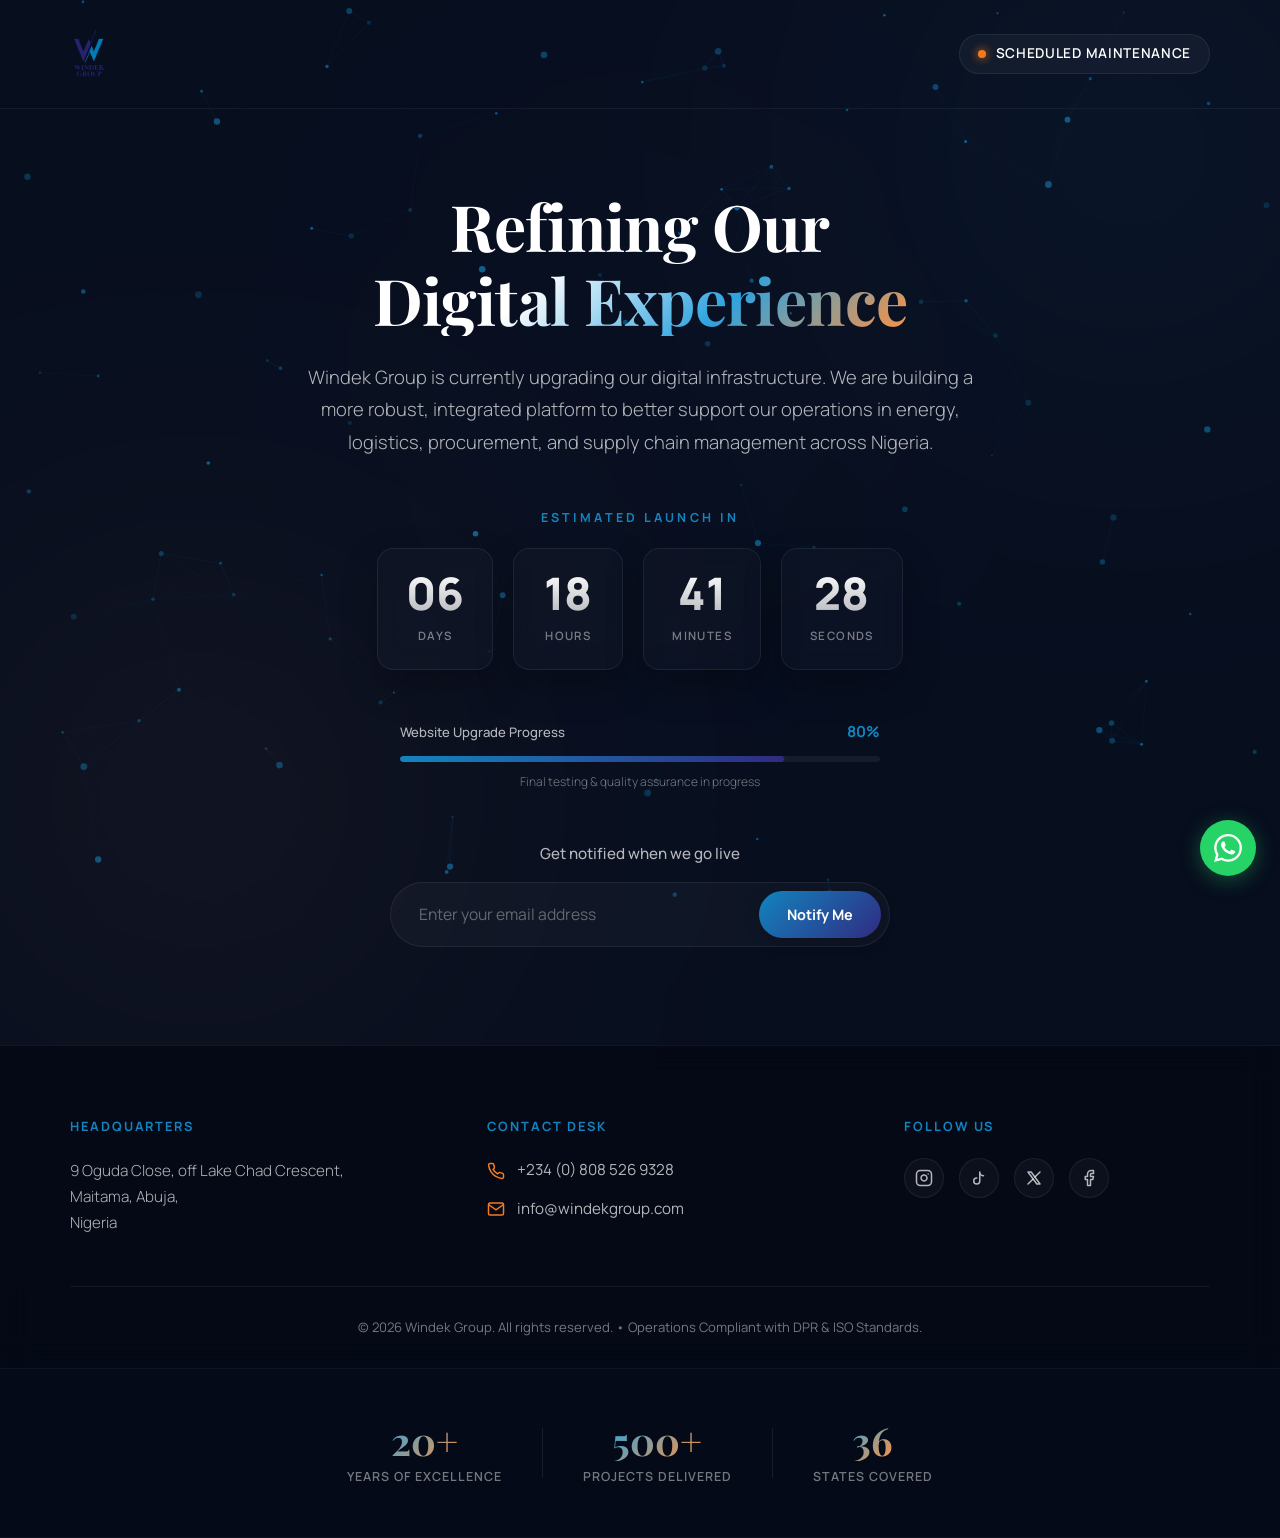
<file: windekgroupMaintenanceMode/index.html>
<!DOCTYPE html>
<html lang="en">
<head>
  <meta charset="UTF-8">
  <meta name="viewport" content="width=device-width, initial-scale=1.0">
  <title>Systems Upgrade in Progress | Windek Group</title>
  
  <!-- SEO Meta Tags -->
  <meta name="description" content="Windek Group's website is currently undergoing scheduled systems maintenance and upgrades. We will be back online shortly with a refined digital experience.">
  <meta name="author" content="Windek Group">
  <meta name="theme-color" content="#0b1b3f">
  
  <meta property="og:type" content="website">
  <meta property="og:site_name" content="Windek Group">
  <meta property="og:title" content="Systems Upgrade in Progress | Windek Group">
  <meta property="og:description" content="We are updating our platforms to better serve Nigeria's energy infrastructure, logistics, and procurement sectors.">
  
  <!-- Favicon -->
  <link rel="icon" type="image/png" href="favicon-white.png">
  
  <!-- Fonts -->
  <link rel="preconnect" href="https://fonts.googleapis.com">
  <link rel="preconnect" href="https://fonts.gstatic.com" crossorigin>
  <link href="https://fonts.googleapis.com/css2?family=Manrope:wght@300;400;500;600;700;800&family=Playfair+Display:ital,wght@0,600;0,700;1,600&display=swap" rel="stylesheet">
  
  <!-- Stylesheet -->
  <link rel="stylesheet" href="style.css">
</head>
<body>
  <!-- Canvas for interactive network particles background -->
  <canvas id="particlesCanvas"></canvas>
  <div class="glow-orb orb-1"></div>
  <div class="glow-orb orb-2"></div>
  <div class="glow-orb orb-3"></div>
  <!-- MAIN CONTAINER -->
  <div class="main-wrapper">
    
    <!-- HEADER -->
    <header class="header">
      <div class="container header-container">
        <div class="logo-container">
          <img src="Windek Group Logo.png" alt="Windek Group" class="logo-img">
        </div>
        <div class="status-badge">
          <span class="status-dot"></span>
          <span class="status-text">Scheduled Maintenance</span>
        </div>
      </div>
    </header>
    <!-- HERO SECTION -->
    <main class="hero-section">
      <div class="container hero-container">
        
        <div class="hero-content">
          <h1 class="hero-title">Refining Our <br><span class="gradient-text">Digital Experience</span></h1>
          <p class="hero-subtitle">
            Windek Group is currently upgrading our digital infrastructure. We are building a more robust, integrated platform to better support our operations in energy, logistics, procurement, and supply chain management across Nigeria.
          </p>
          
          <!-- COUNTDOWN TIMER -->
          <div class="countdown-container">
            <div class="countdown-label">Estimated Launch In</div>
            <div class="countdown-grid">
              <div class="countdown-card">
                <span class="countdown-val" id="days">05</span>
                <span class="countdown-unit">Days</span>
              </div>
              <div class="countdown-card">
                <span class="countdown-val" id="hours">12</span>
                <span class="countdown-unit">Hours</span>
              </div>
              <div class="countdown-card">
                <span class="countdown-val" id="minutes">45</span>
                <span class="countdown-unit">Minutes</span>
              </div>
              <div class="countdown-card">
                <span class="countdown-val" id="seconds">30</span>
                <span class="countdown-unit">Seconds</span>
              </div>
            </div>
          </div>
          <!-- PROGRESS BAR -->
          <div class="progress-container">
            <div class="progress-label">
              <span>Website Upgrade Progress</span>
              <span class="progress-percent" id="progressPercent">80%</span>
            </div>
            <div class="progress-track">
              <div class="progress-fill" id="progressFill" style="width: 80%;"></div>
            </div>
            <p class="progress-hint">Final testing & quality assurance in progress</p>
          </div>
          <!-- NOTIFY FORM -->
          <div class="notify-container">
            <p class="notify-title">Get notified when we go live</p>
            <form id="subscribeForm" class="notify-form" novalidate>
              <div class="input-wrapper">
                <input type="email" id="emailInput" placeholder="Enter your email address" required aria-label="Email Address">
                <span class="error-msg" id="emailError">Please enter a valid email.</span>
              </div>
              <button type="submit" class="btn btn-primary" id="submitBtn">
                <span class="btn-text">Notify Me</span>
                <svg class="btn-loader" viewBox="0 0 50 50">
                  <circle cx="25" cy="25" r="20" fill="none" stroke-width="5"></circle>
                </svg>
              </button>
            </form>
            <div id="formFeedback" class="form-feedback"></div>
          </div>
          
        </div>
        
      </div>
    </main>
    <!-- FOOTER -->
    <footer class="footer">
      <div class="container footer-container">
        
        <div class="footer-grid">
          
          <div class="footer-info">
            <h4 class="footer-title">Headquarters</h4>
            <address class="footer-address">
              9 Oguda Close, off Lake Chad Crescent,<br>
              Maitama, Abuja,<br>
              Nigeria
            </address>
          </div>
          
          <div class="footer-contact">
            <h4 class="footer-title">Contact Desk</h4>
            <ul class="contact-list">
              <li>
                <svg viewBox="0 0 24 24" fill="none" stroke="currentColor" stroke-width="2" class="contact-icon">
                  <path d="M22 16.92v3a2 2 0 0 1-2.18 2 19.79 19.79 0 0 1-8.63-3.07 19.5 19.5 0 0 1-6-6 19.79 19.79 0 0 1-3.07-8.67A2 2 0 0 1 4.11 2h3a2 2 0 0 1 2 1.72 12.84 12.84 0 0 0 .7 2.81 2 2 0 0 1-.45 2.11L8.09 9.91a16 16 0 0 0 6 6l1.27-1.27a2 2 0 0 1 2.11-.45 12.84 12.84 0 0 0 2.81.7A2 2 0 0 1 22 16.92z"/>
                </svg>
                <a href="tel:+2348085269328">+234 (0) 808 526 9328</a>
              </li>
              <li>
                <svg viewBox="0 0 24 24" fill="none" stroke="currentColor" stroke-width="2" class="contact-icon">
                  <path d="M4 4h16c1.1 0 2 .9 2 2v12c0 1.1-.9 2-2 2H4c-1.1 0-2-.9-2-2V6c0-1.1.9-2 2-2z"/>
                  <polyline points="22,6 12,13 2,6"/>
                </svg>
                <a href="mailto:info@windekgroup.com">info@windekgroup.com</a>
              </li>
            </ul>
          </div>
          
          <div class="footer-socials">
            <h4 class="footer-title">Follow Us</h4>
            <div class="social-links">
              <!-- Instagram -->
              <a href="https://www.instagram.com/windekgroup/" target="_blank" rel="noopener noreferrer" aria-label="Instagram">
                <svg viewBox="0 0 24 24" fill="none" stroke="currentColor" stroke-width="2" stroke-linecap="round" stroke-linejoin="round">
                  <rect x="2" y="2" width="20" height="20" rx="5" ry="5"/>
                  <path d="M16 11.37A4 4 0 1 1 12.63 8 4 4 0 0 1 16 11.37z"/>
                  <line x1="17.5" y1="6.5" x2="17.51" y2="6.5"/>
                </svg>
              </a>
              <!-- TikTok -->
              <a href="https://www.tiktok.com/@windekgroup" target="_blank" rel="noopener noreferrer" aria-label="TikTok">
                <svg viewBox="0 0 24 24" fill="none" stroke="currentColor" stroke-width="2" stroke-linecap="round" stroke-linejoin="round">
                  <path d="M9 12a4 4 0 1 0 4 4V4a5 5 0 0 0 5 5"/>
                </svg>
              </a>
              <!-- Twitter/X -->
              <a href="https://x.com/Windekgroup" target="_blank" rel="noopener noreferrer" aria-label="Twitter X">
                <svg viewBox="0 0 24 24" fill="none" stroke="currentColor" stroke-width="2" stroke-linecap="round" stroke-linejoin="round">
                  <path d="M4 4l11.733 16h4.267l-11.733-16z"/>
                  <path d="M4 20l6.768-6.768m2.46-2.46L20 4"/>
                </svg>
              </a>
              <!-- Facebook -->
              <a href="https://www.facebook.com/profile.php?id=61588561715030" target="_blank" rel="noopener noreferrer" aria-label="Facebook">
                <svg viewBox="0 0 24 24" fill="none" stroke="currentColor" stroke-width="2" stroke-linecap="round" stroke-linejoin="round">
                  <path d="M18 2h-3a5 5 0 0 0-5 5v3H7v4h3v8h4v-8h3l1-4h-4V7a1 1 0 0 1 1-1h3z"/>
                </svg>
              </a>
            </div>
          </div>
          
        </div>
        
        <div class="footer-bottom">
          <p>&copy; 2026 Windek Group. All rights reserved. &bull; Operations Compliant with DPR &amp; ISO Standards.</p>
        </div>
        
      </div>
    </footer>
    <!-- TRUST STATS -->
    <section class="stats-section">
      <div class="container stats-container">
        <div class="stat-item">
          <span class="stat-number">20+</span>
          <span class="stat-label">Years of Excellence</span>
        </div>
        <div class="stat-divider"></div>
        <div class="stat-item">
          <span class="stat-number">500+</span>
          <span class="stat-label">Projects Delivered</span>
        </div>
        <div class="stat-divider"></div>
        <div class="stat-item">
          <span class="stat-number">36</span>
          <span class="stat-label">States Covered</span>
        </div>
      </div>
    </section>
  </div>
  <!-- WhatsApp Floating Button -->
  <a href="https://wa.me/2348085269328" target="_blank" rel="noopener noreferrer" class="whatsapp-btn" aria-label="Chat on WhatsApp">
    <svg viewBox="0 0 24 24" fill="currentColor" xmlns="http://www.w3.org/2000/svg">
      <path d="M17.472 14.382c-.297-.149-1.758-.867-2.03-.967-.273-.099-.471-.148-.67.15-.197.297-.767.966-.94 1.164-.173.199-.347.223-.644.075-.297-.15-1.255-.463-2.39-1.475-.883-.788-1.48-1.761-1.653-2.059-.173-.297-.018-.458.13-.606.134-.133.298-.347.446-.52.149-.174.198-.298.298-.497.099-.198.05-.371-.025-.52-.075-.149-.669-1.612-.916-2.207-.242-.579-.487-.5-.669-.51-.173-.008-.371-.01-.57-.01-.198 0-.52.074-.792.372-.272.297-1.04 1.016-1.04 2.479 0 1.462 1.065 2.875 1.213 3.074.149.198 2.096 3.2 5.077 4.487.709.306 1.262.489 1.694.625.712.227 1.36.195 1.871.118.571-.085 1.758-.719 2.006-1.413.248-.694.248-1.289.173-1.413-.074-.124-.272-.198-.57-.347m-5.421 7.403h-.004a9.87 9.87 0 01-5.031-1.378l-.361-.214-3.741.982.998-3.648-.235-.374a9.86 9.86 0 01-1.51-5.26c.001-5.45 4.436-9.884 9.888-9.884 2.64 0 5.122 1.03 6.988 2.898a9.825 9.825 0 012.893 6.994c-.003 5.45-4.437 9.884-9.885 9.884m8.413-18.297A11.815 11.815 0 0012.05 0C5.495 0 .16 5.335.157 11.892c0 2.096.547 4.142 1.588 5.945L.057 24l6.305-1.654a11.882 11.882 0 005.683 1.448h.005c6.554 0 11.89-5.335 11.893-11.893a11.821 11.821 0 00-3.48-8.413z"/>
    </svg>
    <span class="whatsapp-tooltip">Chat with us</span>
  </a>
  <!-- Script -->
  <script src="script.js"></script>
</body>
</html>
</file>
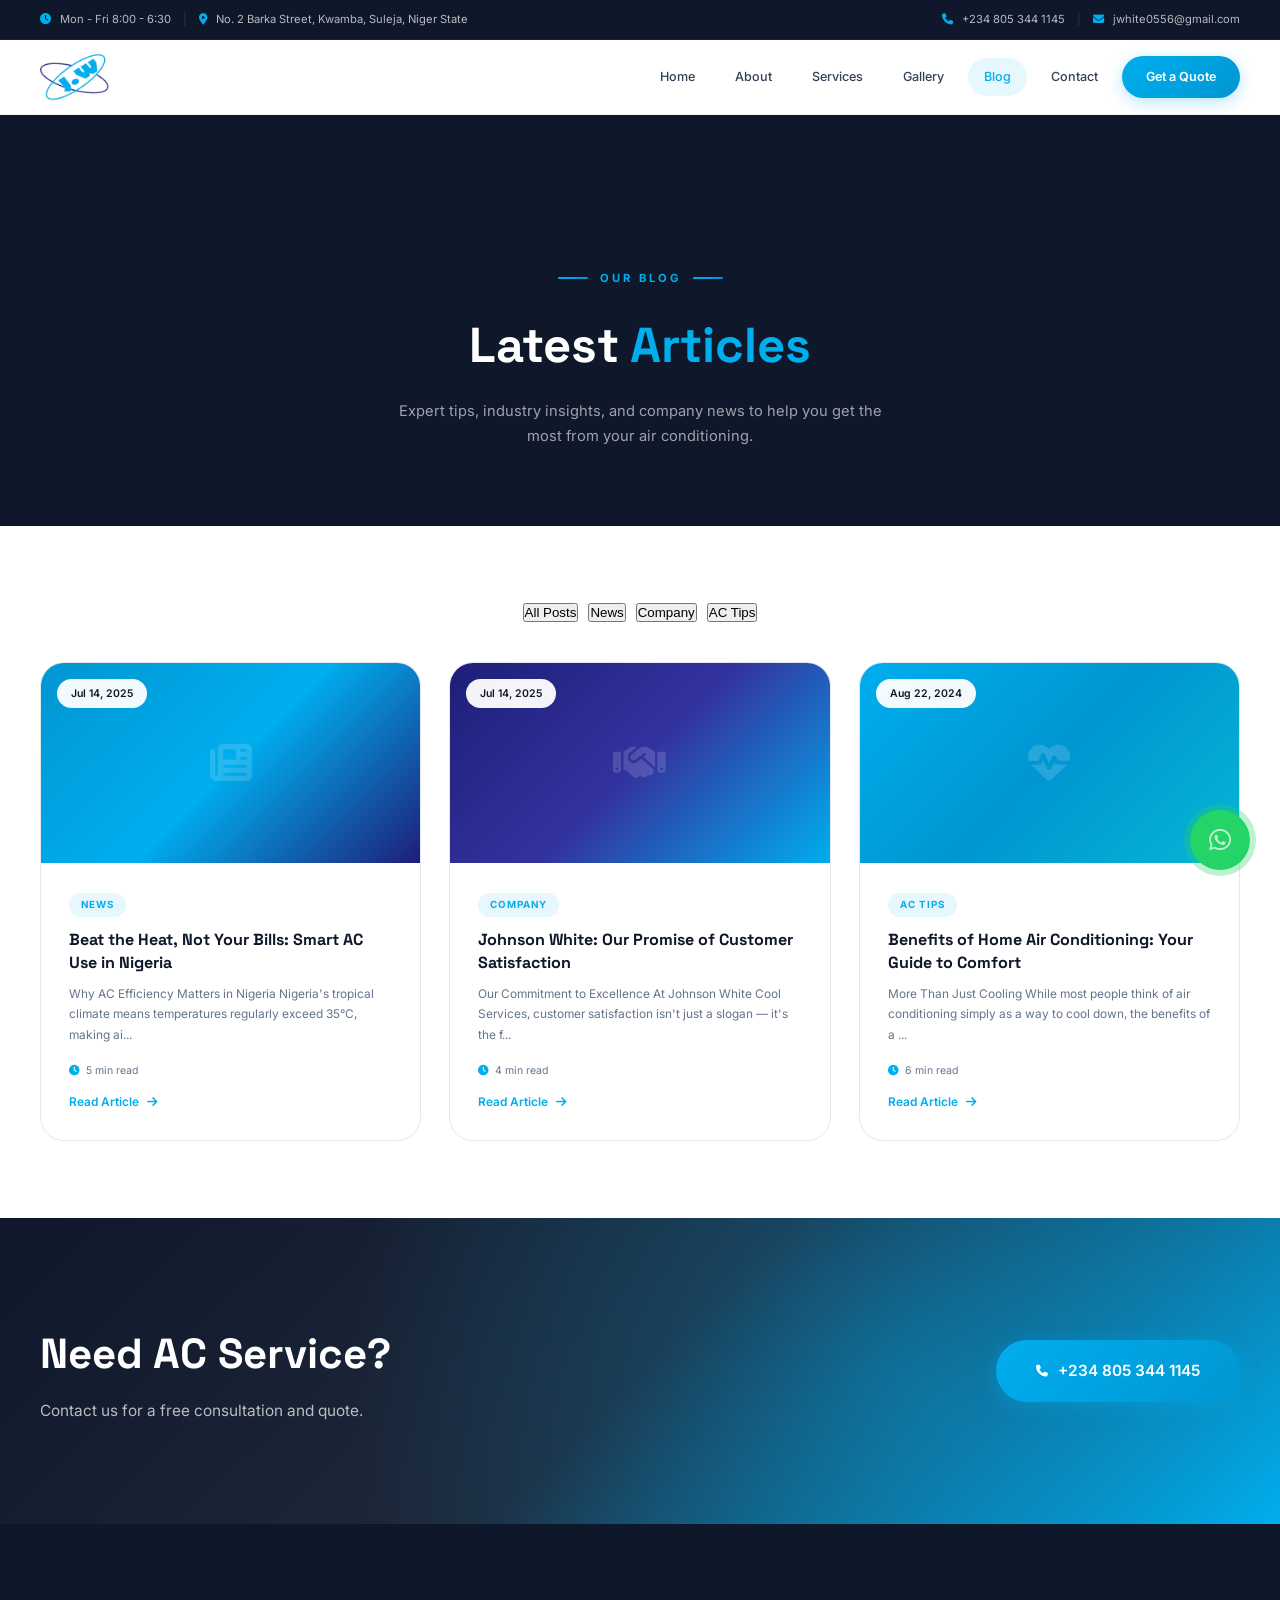
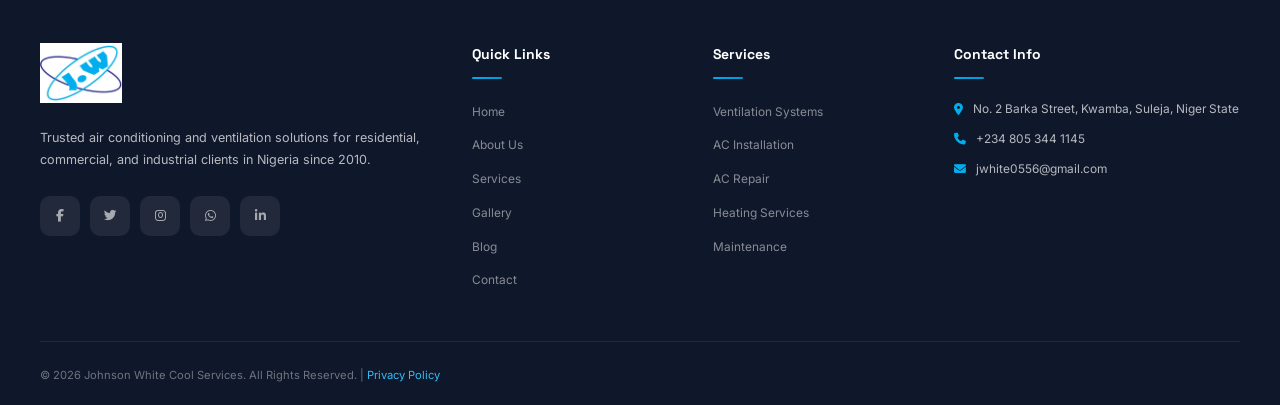
<file: johnsonwhite-clone/blog.html>
<!DOCTYPE html>
<html lang="en">
<head>
    <meta charset="UTF-8">
    <meta name="viewport" content="width=device-width, initial-scale=1.0, maximum-scale=5.0">
    <meta name="description" content="Read the latest articles, tips, and news from Johnson White Cool Services about air conditioning and ventilation in Nigeria.">
    <meta name="theme-color" content="#00aeee">
    <meta name="robots" content="index, follow">
    <title>Blog | Johnson White Cool Services</title>

    <meta property="og:type" content="website">
    <meta property="og:title" content="Blog | Johnson White Cool Services">
    <meta property="og:description" content="Latest articles, AC tips, and company news from Johnson White Cool Services.">
    <meta property="og:image" content="img/johnsonwhitelogo.webp">

    <link rel="icon" type="image/x-icon" href="img/favicon.ico">
    <link rel="icon" type="image/png" sizes="16x16" href="img/favicon-16x16.png">
    <link rel="icon" type="image/png" sizes="32x32" href="img/favicon-32x32.png">
    <link rel="apple-touch-icon" sizes="180x180" href="img/apple-touch-icon.png">
    <link rel="shortcut icon" href="img/favicon.ico">
    <link rel="manifest" href="site.webmanifest">

    <link rel="preconnect" href="https://fonts.googleapis.com">
    <link rel="preconnect" href="https://fonts.gstatic.com" crossorigin>
    <link href="https://fonts.googleapis.com/css2?family=Inter:wght@300;400;500;600;700;800;900&family=Space+Grotesk:wght@400;500;600;700&display=swap" rel="stylesheet">
    <link rel="stylesheet" href="https://cdnjs.cloudflare.com/ajax/libs/font-awesome/6.5.0/css/all.min.css">
    <link rel="stylesheet" href="styles.css">
    <link rel="stylesheet" href="blog-page.css">
</head>
<body>

<!-- Top Bar -->
<div class="top-bar">
    <div class="container top-bar-inner">
        <div class="top-bar-left">
            <span><i class="fas fa-clock"></i> Mon - Fri 8:00 - 6:30</span>
            <span class="divider">|</span>
            <span><i class="fas fa-map-marker-alt"></i> No. 2 Barka Street, Kwamba, Suleja, Niger State</span>
        </div>
        <div class="top-bar-right">
            <span><i class="fas fa-phone"></i> <a href="tel:+2348053441145">+234 805 344 1145</a></span>
            <span class="divider">|</span>
            <span><i class="fas fa-envelope"></i> <a href="mailto:jwhite0556@gmail.com">jwhite0556@gmail.com</a></span>
        </div>
    </div>
</div>

<!-- Header -->
<header class="header" id="header">
    <div class="container header-inner">
        <a href="index.html" class="logo">
            <img src="img/johnsonwhitelogo.webp" alt="Johnson White Cool Services" class="logo-img">
        </a>
        <nav class="nav" id="nav">
            <a href="index.html" class="nav-link">Home</a>
            <a href="index.html#about" class="nav-link">About</a>
            <a href="index.html#services" class="nav-link">Services</a>
            <a href="gallery.html" class="nav-link">Gallery</a>
            <a href="blog.html" class="nav-link active">Blog</a>
            <a href="index.html#contact" class="nav-link">Contact</a>
            <a href="index.html#contact" class="nav-btn">Get a Quote</a>
        </nav>
        <button class="hamburger" id="hamburger" aria-label="Toggle menu">
            <span></span>
            <span></span>
            <span></span>
        </button>
    </div>
</header>

<!-- Blog Hero -->
<section class="blog-hero">
    <div class="container">
        <div class="section-label center">
            <span class="label-line"></span>
            <span>Our Blog</span>
            <span class="label-line"></span>
        </div>
        <h1>Latest <span class="accent">Articles</span></h1>
        <p>Expert tips, industry insights, and company news to help you get the most from your air conditioning.</p>
    </div>
</section>

<!-- Blog Content -->
<section class="blog-page-section">
    <div class="container">
        <div class="blog-page-filters">
            <button class="filter-btn active" data-filter="all">All Posts</button>
            <button class="filter-btn" data-filter="news">News</button>
            <button class="filter-btn" data-filter="company">Company</button>
            <button class="filter-btn" data-filter="ac-tips">AC Tips</button>
        </div>

        <div class="blog-page-grid" id="blogGrid">
            <!-- Article cards populated by JS -->
        </div>

        <!-- Full Article View -->
        <div class="blog-article-full" id="blogArticle" style="display:none;">
            <button class="blog-article-back" id="blogBack"><i class="fas fa-arrow-left"></i> Back to All Articles</button>
            <article class="blog-article">
                <div class="blog-article-hero" id="articleHero">
                    <div class="blog-article-hero-overlay"></div>
                    <div class="blog-article-hero-icon" id="articleHeroIcon"></div>
                </div>
                <div class="blog-article-content">
                    <div class="blog-article-header">
                        <span class="blog-article-tag" id="articleTag"></span>
                        <h2 id="articleTitle"></h2>
                        <div class="blog-article-meta">
                            <span id="articleDate"><i class="fas fa-calendar-alt"></i></span>
                            <span><i class="fas fa-user-circle"></i> Johnson White</span>
                            <span id="articleReadTime"><i class="fas fa-clock"></i></span>
                        </div>
                    </div>
                    <div class="blog-article-body" id="articleBody"></div>
                    <div class="blog-article-share">
                        <span>Share this article:</span>
                        <a href="#" class="share-btn" aria-label="Share on Facebook"><i class="fab fa-facebook-f"></i></a>
                        <a href="#" class="share-btn" aria-label="Share on Twitter"><i class="fab fa-twitter"></i></a>
                        <a href="#" class="share-btn" aria-label="Share on WhatsApp"><i class="fab fa-whatsapp"></i></a>
                        <a href="#" class="share-btn" aria-label="Share via Email"><i class="fas fa-envelope"></i></a>
                    </div>
                </div>
            </article>
        </div>
    </div>
</section>

<!-- CTA -->
<section class="cta-section">
    <div class="cta-bg"></div>
    <div class="container cta-content">
        <div class="cta-text">
            <h2>Need AC Service?</h2>
            <p>Contact us for a free consultation and quote.</p>
        </div>
        <a href="index.html#contact" class="btn btn-glow btn-cta">
            <i class="fas fa-phone"></i>
            <span>+234 805 344 1145</span>
        </a>
    </div>
</section>

<!-- Footer -->
<footer class="footer">
    <div class="footer-wave">
        <svg viewBox="0 0 1440 100" preserveAspectRatio="none">
            <path d="M0,40 C360,100 720,0 1080,50 C1260,75 1380,25 1440,40 L1440,0 L0,0 Z" fill="currentColor"></path>
        </svg>
    </div>
    <div class="container">
        <div class="footer-grid">
            <div class="footer-col footer-about">
                <a href="index.html" class="footer-logo">
                    <img src="img/johnsonwhitelogo.webp" alt="Johnson White Cool Services" class="logo-img footer-logo-img">
                </a>
                <p>Trusted air conditioning and ventilation solutions for residential, commercial, and industrial clients in Nigeria since 2010.</p>
                <div class="social-links">
                    <a href="#" aria-label="Facebook"><i class="fab fa-facebook-f"></i></a>
                    <a href="#" aria-label="Twitter"><i class="fab fa-twitter"></i></a>
                    <a href="#" aria-label="Instagram"><i class="fab fa-instagram"></i></a>
                    <a href="#" aria-label="WhatsApp"><i class="fab fa-whatsapp"></i></a>
                    <a href="#" aria-label="LinkedIn"><i class="fab fa-linkedin-in"></i></a>
                </div>
            </div>
            <div class="footer-col">
                <h4>Quick Links</h4>
                <ul>
                    <li><a href="index.html">Home</a></li>
                    <li><a href="index.html#about">About Us</a></li>
                    <li><a href="index.html#services">Services</a></li>
                    <li><a href="gallery.html">Gallery</a></li>
                    <li><a href="blog.html">Blog</a></li>
                    <li><a href="index.html#contact">Contact</a></li>
                </ul>
            </div>
            <div class="footer-col">
                <h4>Services</h4>
                <ul>
                    <li><a href="index.html#services">Ventilation Systems</a></li>
                    <li><a href="index.html#services">AC Installation</a></li>
                    <li><a href="index.html#services">AC Repair</a></li>
                    <li><a href="index.html#services">Heating Services</a></li>
                    <li><a href="index.html#services">Maintenance</a></li>
                </ul>
            </div>
            <div class="footer-col">
                <h4>Contact Info</h4>
                <ul class="footer-contact-list">
                    <li><i class="fas fa-map-marker-alt"></i><span>No. 2 Barka Street, Kwamba, Suleja, Niger State</span></li>
                    <li><i class="fas fa-phone"></i><span><a href="tel:+2348053441145">+234 805 344 1145</a></span></li>
                    <li><i class="fas fa-envelope"></i><span><a href="mailto:jwhite0556@gmail.com">jwhite0556@gmail.com</a></span></li>
                </ul>
            </div>
        </div>
        <div class="footer-bottom">
            <div class="footer-bottom-inner">
                <p>&copy; 2026 Johnson White Cool Services. All Rights Reserved. | <a href="privacy.html">Privacy Policy</a></p>
            </div>
        </div>
    </div>
</footer>

<!-- WhatsApp Button -->
<a href="https://wa.me/2348053441145" class="whatsapp-float" target="_blank" aria-label="Chat on WhatsApp">
    <div class="whatsapp-pulse"></div>
    <i class="fab fa-whatsapp"></i>
</a>

<!-- Back to Top -->
<button class="back-to-top" id="backToTop" aria-label="Back to top">
    <i class="fas fa-arrow-up"></i>
</button>

<script src="blog-data.js"></script>
<script>
document.addEventListener('DOMContentLoaded', () => {
    // Header scroll
    const header = document.getElementById('header');
    const backToTop = document.getElementById('backToTop');
    window.addEventListener('scroll', () => {
        header.classList.toggle('scrolled', window.scrollY > 50);
        backToTop.classList.toggle('visible', window.scrollY > 500);
    });
    backToTop.addEventListener('click', () => window.scrollTo({ top: 0, behavior: 'smooth' }));

    // Mobile menu
    const hamburger = document.getElementById('hamburger');
    const nav = document.getElementById('nav');
    const overlay = document.createElement('div');
    overlay.className = 'nav-overlay';
    document.body.appendChild(overlay);
    function toggleMenu() {
        hamburger.classList.toggle('active');
        nav.classList.toggle('active');
        overlay.classList.toggle('active');
        document.body.style.overflow = nav.classList.contains('active') ? 'hidden' : '';
    }
    hamburger.addEventListener('click', toggleMenu);
    overlay.addEventListener('click', toggleMenu);
    nav.querySelectorAll('a').forEach(link => link.addEventListener('click', () => { if (nav.classList.contains('active')) toggleMenu(); }));

    // Blog data
    const blogGrid = document.getElementById('blogGrid');
    const blogArticle = document.getElementById('blogArticle');
    const blogBack = document.getElementById('blogBack');
    const tags = { 'News': 'news', 'Company': 'company', 'AC Tips': 'ac-tips' };

    // Render cards
    function renderCards(filter) {
        blogGrid.innerHTML = '';
        Object.keys(blogData).forEach(id => {
            const post = blogData[id];
            const slug = tags[post.tag] || '';
            if (filter !== 'all' && slug !== filter) return;

            const card = document.createElement('div');
            card.className = 'blog-page-card fade-in';
            card.dataset.id = id;
            card.innerHTML = `
                <div class="blog-page-card-thumb" style="background: ${post.gradient}">
                    <div class="blog-page-card-icon"><i class="${post.icon}"></i></div>
                    <span class="blog-page-card-date">${post.date}</span>
                </div>
                <div class="blog-page-card-body">
                    <span class="blog-page-card-tag">${post.tag}</span>
                    <h3>${post.title}</h3>
                    <p>${post.content.replace(/<[^>]*>/g, '').substring(0, 140)}...</p>
                    <span class="blog-page-card-meta"><i class="fas fa-clock"></i> ${post.readTime}</span>
                    <span class="blog-page-read-more">Read Article <i class="fas fa-arrow-right"></i></span>
                </div>
            `;
            card.addEventListener('click', () => openArticle(id));
            blogGrid.appendChild(card);
        });

        // Animate in
        requestAnimationFrame(() => {
            blogGrid.querySelectorAll('.fade-in').forEach((el, i) => {
                el.style.transitionDelay = (i * 0.08) + 's';
                el.classList.add('visible');
            });
        });
    }

    renderCards('all');

    // Filter
    document.querySelectorAll('.filter-btn').forEach(btn => {
        btn.addEventListener('click', () => {
            document.querySelectorAll('.filter-btn').forEach(b => b.classList.remove('active'));
            btn.classList.add('active');
            renderCards(btn.dataset.filter);
        });
    });

    // Open article
    function openArticle(id) {
        const post = blogData[id];
        if (!post) return;

        document.getElementById('articleHero').style.background = post.gradient;
        document.getElementById('articleHeroIcon').innerHTML = '<i class="' + post.icon + '"></i>';
        document.getElementById('articleTag').textContent = post.tag;
        document.getElementById('articleTitle').textContent = post.title;
        document.getElementById('articleDate').innerHTML = '<i class="fas fa-calendar-alt"></i> ' + post.date;
        document.getElementById('articleReadTime').innerHTML = '<i class="fas fa-clock"></i> ' + post.readTime;
        document.getElementById('articleBody').innerHTML = post.content;

        blogGrid.style.display = 'none';
        document.querySelector('.blog-page-filters').style.display = 'none';
        blogArticle.style.display = 'block';
        window.scrollTo({ top: blogArticle.offsetTop - 100, behavior: 'smooth' });
        document.body.style.overflow = '';
    }

    blogBack.addEventListener('click', () => {
        blogArticle.style.display = 'none';
        blogGrid.style.display = '';
        document.querySelector('.blog-page-filters').style.display = '';
        window.scrollTo({ top: 0, behavior: 'smooth' });
    });
});
</script>
</body>
</html>
</file>
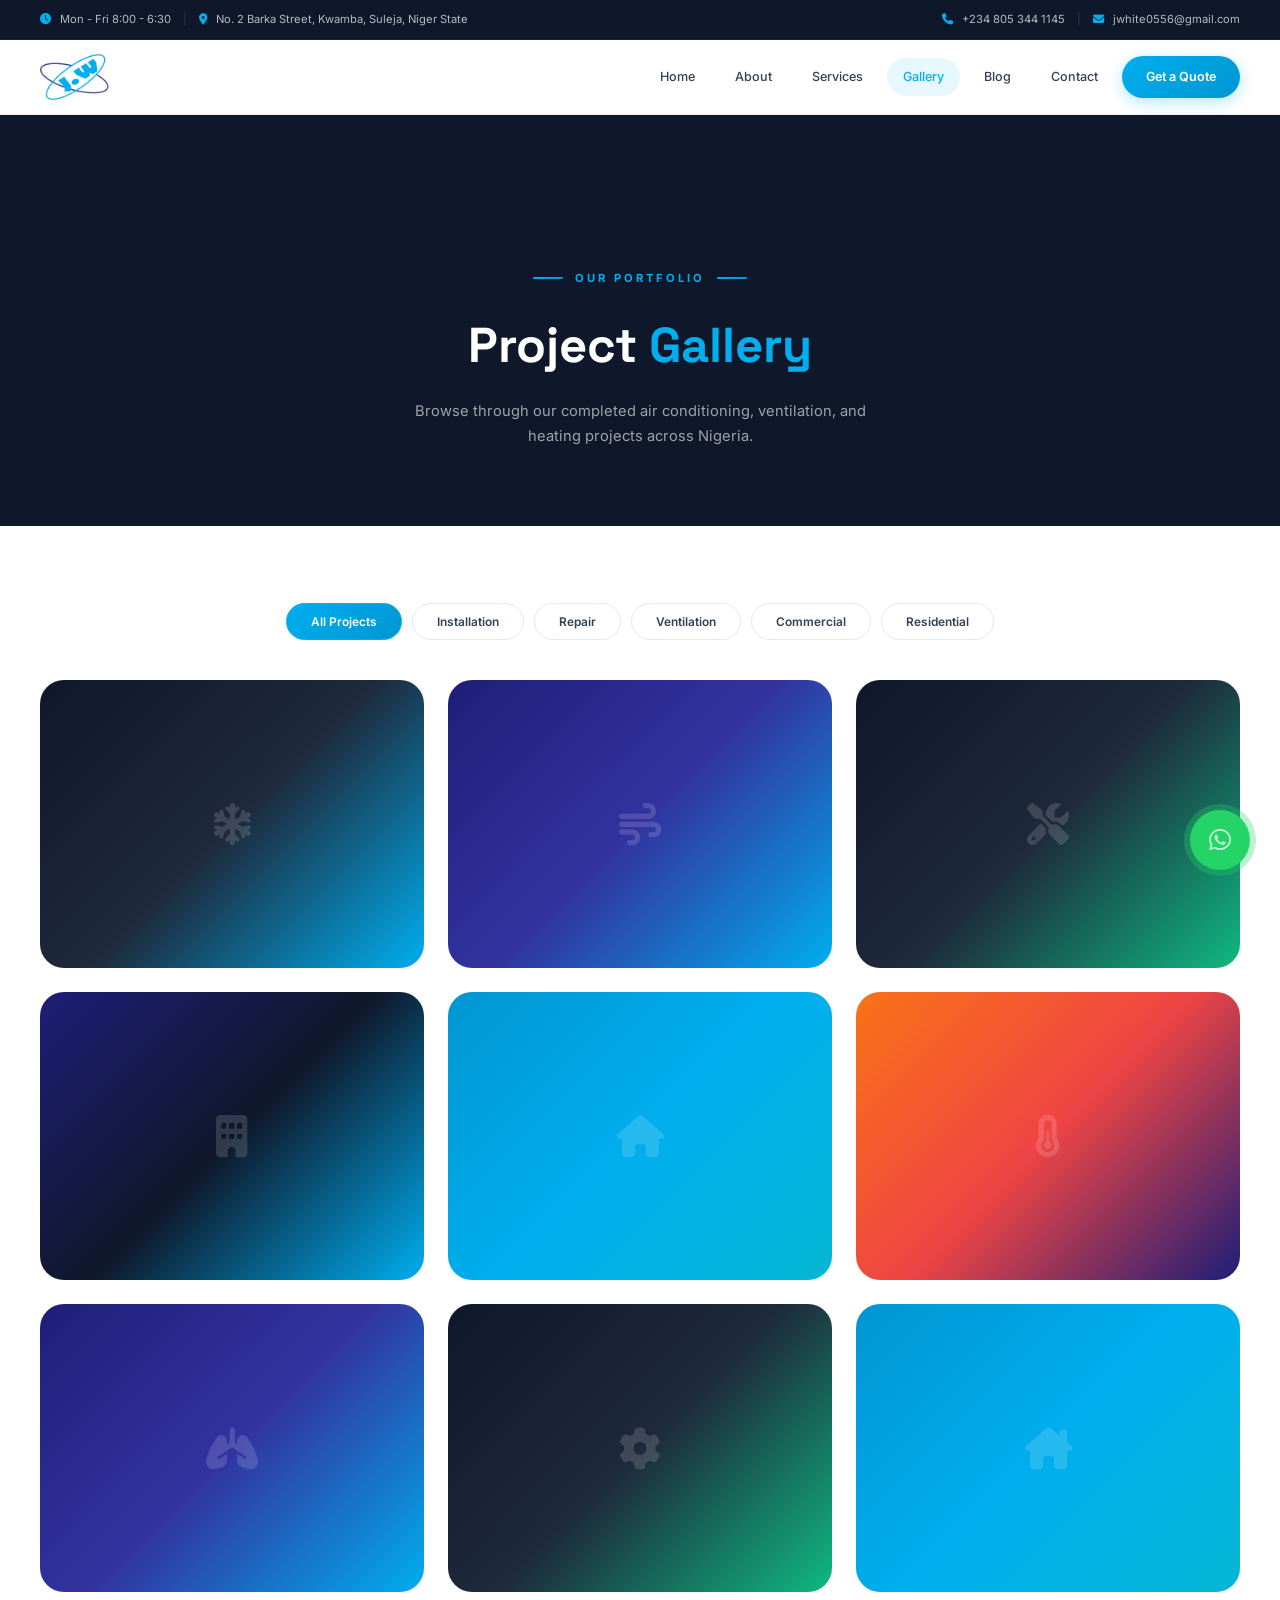
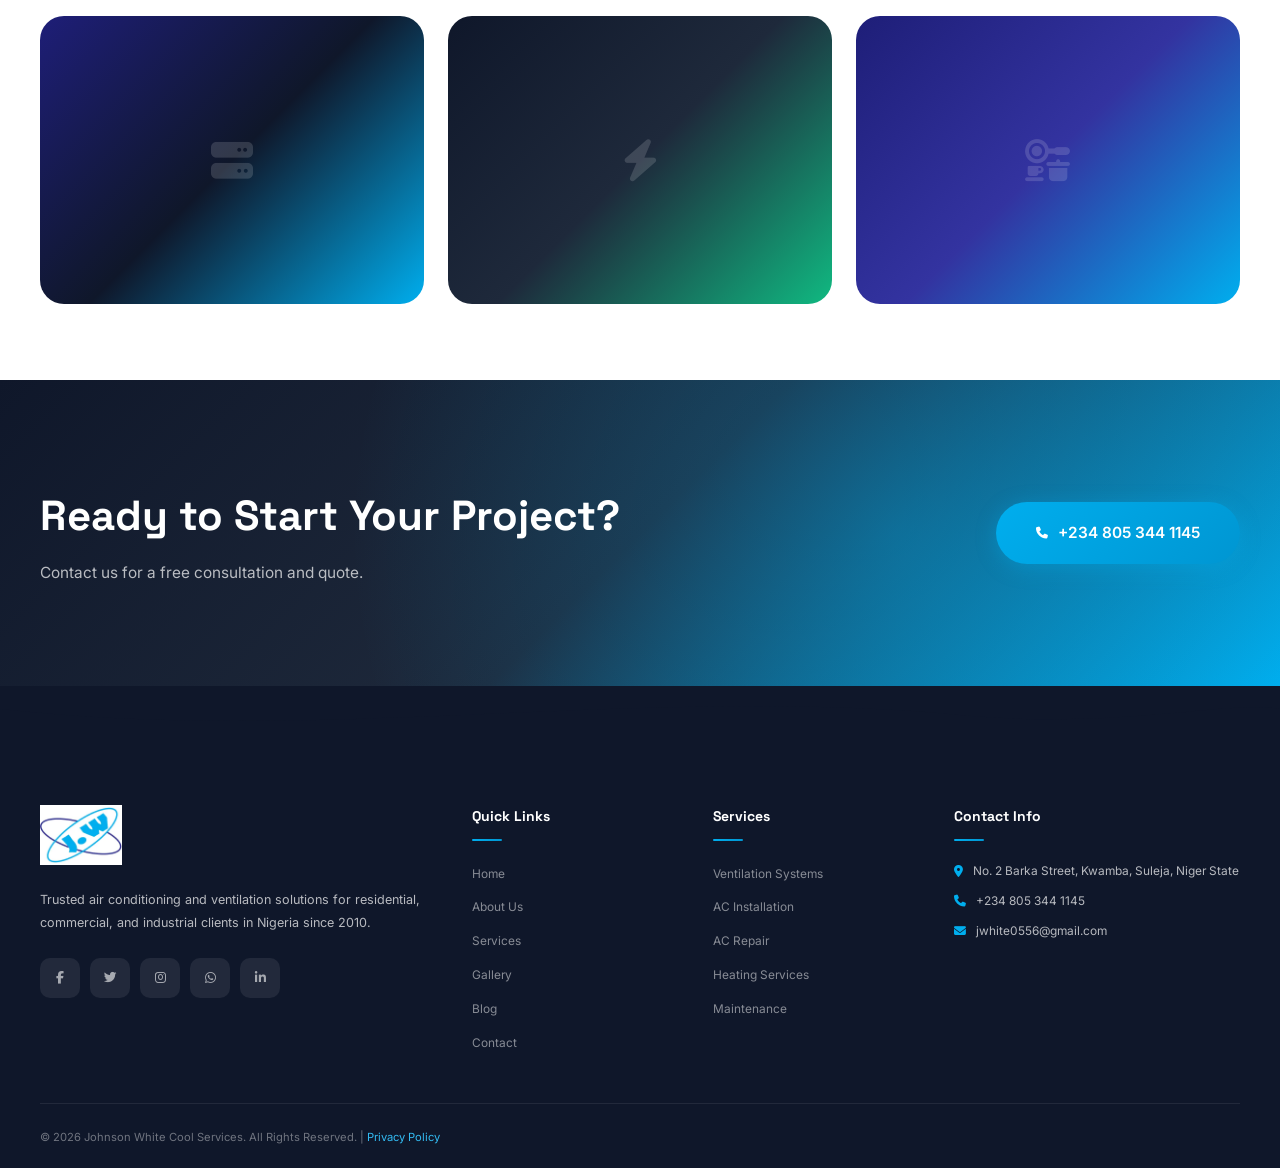
<file: johnsonwhite-clone/gallery.html>
<!DOCTYPE html>
<html lang="en">
<head>
    <meta charset="UTF-8">
    <meta name="viewport" content="width=device-width, initial-scale=1.0, maximum-scale=5.0">
    <meta name="description" content="Gallery of completed AC installation, repair, and ventilation projects by Johnson White Cool Services in Nigeria.">
    <meta name="theme-color" content="#00aeee">
    <meta name="robots" content="index, follow">
    <title>Project Gallery | Johnson White Cool Services</title>

    <meta property="og:type" content="website">
    <meta property="og:title" content="Project Gallery | Johnson White Cool Services">
    <meta property="og:description" content="See our completed AC installation, repair, and ventilation projects across Nigeria.">
    <meta property="og:image" content="img/johnsonwhitelogo.webp">

    <link rel="icon" type="image/x-icon" href="img/favicon.ico">
    <link rel="icon" type="image/png" sizes="16x16" href="img/favicon-16x16.png">
    <link rel="icon" type="image/png" sizes="32x32" href="img/favicon-32x32.png">
    <link rel="apple-touch-icon" sizes="180x180" href="img/apple-touch-icon.png">
    <link rel="shortcut icon" href="img/favicon.ico">
    <link rel="manifest" href="site.webmanifest">

    <link rel="preconnect" href="https://fonts.googleapis.com">
    <link rel="preconnect" href="https://fonts.gstatic.com" crossorigin>
    <link href="https://fonts.googleapis.com/css2?family=Inter:wght@300;400;500;600;700;800;900&family=Space+Grotesk:wght@400;500;600;700&display=swap" rel="stylesheet">
    <link rel="stylesheet" href="https://cdnjs.cloudflare.com/ajax/libs/font-awesome/6.5.0/css/all.min.css">
    <link rel="stylesheet" href="styles.css">
    <link rel="stylesheet" href="gallery-page.css">
</head>
<body>

<!-- Top Bar -->
<div class="top-bar">
    <div class="container top-bar-inner">
        <div class="top-bar-left">
            <span><i class="fas fa-clock"></i> Mon - Fri 8:00 - 6:30</span>
            <span class="divider">|</span>
            <span><i class="fas fa-map-marker-alt"></i> No. 2 Barka Street, Kwamba, Suleja, Niger State</span>
        </div>
        <div class="top-bar-right">
            <span><i class="fas fa-phone"></i> <a href="tel:+2348053441145">+234 805 344 1145</a></span>
            <span class="divider">|</span>
            <span><i class="fas fa-envelope"></i> <a href="mailto:jwhite0556@gmail.com">jwhite0556@gmail.com</a></span>
        </div>
    </div>
</div>

<!-- Header -->
<header class="header" id="header">
    <div class="container header-inner">
        <a href="index.html" class="logo">
            <img src="img/johnsonwhitelogo.webp" alt="Johnson White Cool Services" class="logo-img">
        </a>
        <nav class="nav" id="nav">
            <a href="index.html" class="nav-link">Home</a>
            <a href="index.html#about" class="nav-link">About</a>
            <a href="index.html#services" class="nav-link">Services</a>
            <a href="gallery.html" class="nav-link active">Gallery</a>
            <a href="index.html#blog" class="nav-link">Blog</a>
            <a href="index.html#contact" class="nav-link">Contact</a>
            <a href="index.html#contact" class="nav-btn">Get a Quote</a>
        </nav>
        <button class="hamburger" id="hamburger" aria-label="Toggle menu">
            <span></span>
            <span></span>
            <span></span>
        </button>
    </div>
</header>

<!-- Gallery Hero -->
<section class="gallery-hero">
    <div class="container">
        <div class="section-label center">
            <span class="label-line"></span>
            <span>Our Portfolio</span>
            <span class="label-line"></span>
        </div>
        <h1>Project <span class="accent">Gallery</span></h1>
        <p>Browse through our completed air conditioning, ventilation, and heating projects across Nigeria.</p>
    </div>
</section>

<!-- Gallery Filters & Grid -->
<section class="gallery-page-section">
    <div class="container">
        <div class="gallery-filters">
            <button class="filter-btn active" data-filter="all">All Projects</button>
            <button class="filter-btn" data-filter="installation">Installation</button>
            <button class="filter-btn" data-filter="repair">Repair</button>
            <button class="filter-btn" data-filter="ventilation">Ventilation</button>
            <button class="filter-btn" data-filter="commercial">Commercial</button>
            <button class="filter-btn" data-filter="residential">Residential</button>
        </div>

        <div class="gallery-page-grid" id="galleryGrid">
            <div class="gallery-page-item" data-category="installation commercial" data-title="Office Complex Central AC" data-desc="Complete central air conditioning installation for a 3-story office building in Suleja, Niger State.">
                <div class="gallery-page-placeholder">
                    <i class="fas fa-snowflake"></i>
                </div>
                <div class="gallery-page-overlay">
                    <span class="gallery-page-tag">Installation</span>
                    <h4>Office Complex Central AC</h4>
                    <p>3-story office building in Suleja</p>
                    <button class="gallery-page-zoom" aria-label="View project"><i class="fas fa-expand"></i></button>
                </div>
            </div>

            <div class="gallery-page-item" data-category="ventilation commercial" data-title="Warehouse Ventilation System" data-desc="Industrial-grade ventilation system design and installation for a large warehouse facility.">
                <div class="gallery-page-placeholder ventilation-bg">
                    <i class="fas fa-wind"></i>
                </div>
                <div class="gallery-page-overlay">
                    <span class="gallery-page-tag">Ventilation</span>
                    <h4>Warehouse Ventilation System</h4>
                    <p>Industrial ventilation installation</p>
                    <button class="gallery-page-zoom" aria-label="View project"><i class="fas fa-expand"></i></button>
                </div>
            </div>

            <div class="gallery-page-item" data-category="repair residential" data-title="Split Unit Emergency Repair" data-desc="Same-day emergency repair of multiple split AC units for a residential client.">
                <div class="gallery-page-placeholder repair-bg">
                    <i class="fas fa-tools"></i>
                </div>
                <div class="gallery-page-overlay">
                    <span class="gallery-page-tag">Repair</span>
                    <h4>Split Unit Emergency Repair</h4>
                    <p>Same-day residential service</p>
                    <button class="gallery-page-zoom" aria-label="View project"><i class="fas fa-expand"></i></button>
                </div>
            </div>

            <div class="gallery-page-item" data-category="commercial installation" data-title="Shopping Mall HVAC" data-desc="Full HVAC solution for a shopping complex including cooling, heating, and air circulation.">
                <div class="gallery-page-placeholder commercial-bg">
                    <i class="fas fa-building"></i>
                </div>
                <div class="gallery-page-overlay">
                    <span class="gallery-page-tag">Commercial</span>
                    <h4>Shopping Mall HVAC</h4>
                    <p>Complete HVAC solution</p>
                    <button class="gallery-page-zoom" aria-label="View project"><i class="fas fa-expand"></i></button>
                </div>
            </div>

            <div class="gallery-page-item" data-category="residential installation" data-title="Multi-Room Home AC" data-desc="Multi-room split AC installation for a 5-bedroom residential property in Minna.">
                <div class="gallery-page-placeholder residential-bg">
                    <i class="fas fa-home"></i>
                </div>
                <div class="gallery-page-overlay">
                    <span class="gallery-page-tag">Residential</span>
                    <h4>Multi-Room Home AC</h4>
                    <p>5-bedroom property in Minna</p>
                    <button class="gallery-page-zoom" aria-label="View project"><i class="fas fa-expand"></i></button>
                </div>
            </div>

            <div class="gallery-page-item" data-category="installation residential" data-title="Central Heating Installation" data-desc="Complete central heating system for a hotel facility during the cooler season.">
                <div class="gallery-page-placeholder heating-bg">
                    <i class="fas fa-thermometer-half"></i>
                </div>
                <div class="gallery-page-overlay">
                    <span class="gallery-page-tag">Installation</span>
                    <h4>Central Heating Installation</h4>
                    <p>Hotel heating system</p>
                    <button class="gallery-page-zoom" aria-label="View project"><i class="fas fa-expand"></i></button>
                </div>
            </div>

            <div class="gallery-page-item" data-category="commercial ventilation" data-title="Hospital Ventilation" data-desc="Critical ventilation system upgrade for a hospital in Suleja, ensuring clean air circulation in all wards.">
                <div class="gallery-page-placeholder ventilation-bg">
                    <i class="fas fa-lungs"></i>
                </div>
                <div class="gallery-page-overlay">
                    <span class="gallery-page-tag">Ventilation</span>
                    <h4>Hospital Ventilation</h4>
                    <p>Ward air circulation system</p>
                    <button class="gallery-page-zoom" aria-label="View project"><i class="fas fa-expand"></i></button>
                </div>
            </div>

            <div class="gallery-page-item" data-category="repair commercial" data-title="Office AC Maintenance Contract" data-desc="Ongoing quarterly maintenance contract for a corporate office complex with 50+ AC units.">
                <div class="gallery-page-placeholder repair-bg">
                    <i class="fas fa-cog"></i>
                </div>
                <div class="gallery-page-overlay">
                    <span class="gallery-page-tag">Repair</span>
                    <h4>Office AC Maintenance</h4>
                    <p>50+ unit maintenance contract</p>
                    <button class="gallery-page-zoom" aria-label="View project"><i class="fas fa-expand"></i></button>
                </div>
            </div>

            <div class="gallery-page-item" data-category="residential installation" data-title="Estate AC Installation" data-desc="Bulk AC installation across 12 housing units in a residential estate development.">
                <div class="gallery-page-placeholder residential-bg">
                    <i class="fas fa-house-chimney"></i>
                </div>
                <div class="gallery-page-overlay">
                    <span class="gallery-page-tag">Residential</span>
                    <h4>Estate AC Installation</h4>
                    <p>12-unit housing development</p>
                    <button class="gallery-page-zoom" aria-label="View project"><i class="fas fa-expand"></i></button>
                </div>
            </div>

            <div class="gallery-page-item" data-category="commercial installation" data-title="Server Room Cooling" data-desc="Precision cooling system for a data center server room requiring constant temperature control.">
                <div class="gallery-page-placeholder commercial-bg">
                    <i class="fas fa-server"></i>
                </div>
                <div class="gallery-page-overlay">
                    <span class="gallery-page-tag">Commercial</span>
                    <h4>Server Room Cooling</h4>
                    <p>Precision temperature control</p>
                    <button class="gallery-page-zoom" aria-label="View project"><i class="fas fa-expand"></i></button>
                </div>
            </div>

            <div class="gallery-page-item" data-category="repair residential" data-title="Inverter AC Repair" data-desc="Specialized repair of inverter-type split AC units, restoring energy efficiency and cooling performance.">
                <div class="gallery-page-placeholder repair-bg">
                    <i class="fas fa-bolt"></i>
                </div>
                <div class="gallery-page-overlay">
                    <span class="gallery-page-tag">Repair</span>
                    <h4>Inverter AC Repair</h4>
                    <p>Energy efficiency restoration</p>
                    <button class="gallery-page-zoom" aria-label="View project"><i class="fas fa-expand"></i></button>
                </div>
            </div>

            <div class="gallery-page-item" data-category="ventilation residential" data-title="Kitchen Exhaust System" data-desc="Commercial kitchen exhaust and ventilation system for a restaurant in Suleja.">
                <div class="gallery-page-placeholder ventilation-bg">
                    <i class="fas fa-kitchen-set"></i>
                </div>
                <div class="gallery-page-overlay">
                    <span class="gallery-page-tag">Ventilation</span>
                    <h4>Kitchen Exhaust System</h4>
                    <p>Restaurant ventilation</p>
                    <button class="gallery-page-zoom" aria-label="View project"><i class="fas fa-expand"></i></button>
                </div>
            </div>
        </div>
    </div>
</section>

<!-- CTA -->
<section class="cta-section">
    <div class="cta-bg"></div>
    <div class="container cta-content">
        <div class="cta-text">
            <h2>Ready to Start Your Project?</h2>
            <p>Contact us for a free consultation and quote.</p>
        </div>
        <a href="index.html#contact" class="btn btn-glow btn-cta">
            <i class="fas fa-phone"></i>
            <span>+234 805 344 1145</span>
        </a>
    </div>
</section>

<!-- Footer -->
<footer class="footer">
    <div class="footer-wave">
        <svg viewBox="0 0 1440 100" preserveAspectRatio="none">
            <path d="M0,40 C360,100 720,0 1080,50 C1260,75 1380,25 1440,40 L1440,0 L0,0 Z" fill="currentColor"></path>
        </svg>
    </div>
    <div class="container">
        <div class="footer-grid">
            <div class="footer-col footer-about">
                <a href="index.html" class="footer-logo">
                    <img src="img/johnsonwhitelogo.webp" alt="Johnson White Cool Services" class="logo-img footer-logo-img">
                </a>
                <p>Trusted air conditioning and ventilation solutions for residential, commercial, and industrial clients in Nigeria since 2010.</p>
                <div class="social-links">
                    <a href="#" aria-label="Facebook"><i class="fab fa-facebook-f"></i></a>
                    <a href="#" aria-label="Twitter"><i class="fab fa-twitter"></i></a>
                    <a href="#" aria-label="Instagram"><i class="fab fa-instagram"></i></a>
                    <a href="#" aria-label="WhatsApp"><i class="fab fa-whatsapp"></i></a>
                    <a href="#" aria-label="LinkedIn"><i class="fab fa-linkedin-in"></i></a>
                </div>
            </div>
            <div class="footer-col">
                <h4>Quick Links</h4>
                <ul>
                    <li><a href="index.html">Home</a></li>
                    <li><a href="index.html#about">About Us</a></li>
                    <li><a href="index.html#services">Services</a></li>
                    <li><a href="gallery.html">Gallery</a></li>
                    <li><a href="index.html#blog">Blog</a></li>
                    <li><a href="index.html#contact">Contact</a></li>
                </ul>
            </div>
            <div class="footer-col">
                <h4>Services</h4>
                <ul>
                    <li><a href="index.html#services">Ventilation Systems</a></li>
                    <li><a href="index.html#services">AC Installation</a></li>
                    <li><a href="index.html#services">AC Repair</a></li>
                    <li><a href="index.html#services">Heating Services</a></li>
                    <li><a href="index.html#services">Maintenance</a></li>
                </ul>
            </div>
            <div class="footer-col">
                <h4>Contact Info</h4>
                <ul class="footer-contact-list">
                    <li><i class="fas fa-map-marker-alt"></i><span>No. 2 Barka Street, Kwamba, Suleja, Niger State</span></li>
                    <li><i class="fas fa-phone"></i><span><a href="tel:+2348053441145">+234 805 344 1145</a></span></li>
                    <li><i class="fas fa-envelope"></i><span><a href="mailto:jwhite0556@gmail.com">jwhite0556@gmail.com</a></span></li>
                </ul>
            </div>
        </div>
        <div class="footer-bottom">
            <div class="footer-bottom-inner">
                <p>&copy; 2026 Johnson White Cool Services. All Rights Reserved. | <a href="privacy.html">Privacy Policy</a></p>
            </div>
        </div>
    </div>
</footer>

<!-- WhatsApp Button -->
<a href="https://wa.me/2348053441145" class="whatsapp-float" target="_blank" aria-label="Chat on WhatsApp">
    <div class="whatsapp-pulse"></div>
    <i class="fab fa-whatsapp"></i>
</a>

<!-- Back to Top -->
<button class="back-to-top" id="backToTop" aria-label="Back to top">
    <i class="fas fa-arrow-up"></i>
</button>

<!-- Lightbox -->
<div class="lightbox-overlay" id="lightbox">
    <div class="lightbox-content">
        <button class="lightbox-close" id="lightboxClose" aria-label="Close"><i class="fas fa-times"></i></button>
        <button class="lightbox-prev" id="lightboxPrev" aria-label="Previous"><i class="fas fa-chevron-left"></i></button>
        <button class="lightbox-next" id="lightboxNext" aria-label="Next"><i class="fas fa-chevron-right"></i></button>
        <div class="lightbox-body">
            <div class="lightbox-visual" id="lightboxVisual"></div>
            <div class="lightbox-info">
                <span class="lightbox-tag" id="lightboxTag"></span>
                <h3 id="lightboxTitle"></h3>
                <p id="lightboxDesc"></p>
            </div>
        </div>
        <div class="lightbox-counter" id="lightboxCounter"></div>
    </div>
</div>

<script>
document.addEventListener('DOMContentLoaded', () => {
    // Header scroll
    const header = document.getElementById('header');
    const backToTop = document.getElementById('backToTop');
    window.addEventListener('scroll', () => {
        header.classList.toggle('scrolled', window.scrollY > 50);
        backToTop.classList.toggle('visible', window.scrollY > 500);
    });
    backToTop.addEventListener('click', () => window.scrollTo({ top: 0, behavior: 'smooth' }));

    // Mobile menu
    const hamburger = document.getElementById('hamburger');
    const nav = document.getElementById('nav');
    const overlay = document.createElement('div');
    overlay.className = 'nav-overlay';
    document.body.appendChild(overlay);
    function toggleMenu() {
        hamburger.classList.toggle('active');
        nav.classList.toggle('active');
        overlay.classList.toggle('active');
        document.body.style.overflow = nav.classList.contains('active') ? 'hidden' : '';
    }
    hamburger.addEventListener('click', toggleMenu);
    overlay.addEventListener('click', toggleMenu);
    nav.querySelectorAll('a').forEach(link => link.addEventListener('click', () => { if (nav.classList.contains('active')) toggleMenu(); }));

    // Gallery filter
    const filterBtns = document.querySelectorAll('.filter-btn');
    const items = document.querySelectorAll('.gallery-page-item');

    filterBtns.forEach(btn => {
        btn.addEventListener('click', () => {
            filterBtns.forEach(b => b.classList.remove('active'));
            btn.classList.add('active');
            const filter = btn.dataset.filter;
            items.forEach(item => {
                if (filter === 'all' || item.dataset.category.includes(filter)) {
                    item.classList.remove('hidden');
                } else {
                    item.classList.add('hidden');
                }
            });
        });
    });

    // Fade-in on scroll
    items.forEach((el, i) => {
        el.classList.add('fade-in');
        el.style.transitionDelay = (i * 0.05) + 's';
    });
    const fadeObserver = new IntersectionObserver(entries => {
        entries.forEach(entry => { if (entry.isIntersecting) entry.target.classList.add('visible'); });
    }, { threshold: 0.1, rootMargin: '0px 0px -50px 0px' });
    items.forEach(el => fadeObserver.observe(el));

    // Lightbox
    const lightbox = document.getElementById('lightbox');
    const lightboxVisual = document.getElementById('lightboxVisual');
    const lightboxTag = document.getElementById('lightboxTag');
    const lightboxTitle = document.getElementById('lightboxTitle');
    const lightboxDesc = document.getElementById('lightboxDesc');
    const lightboxCounter = document.getElementById('lightboxCounter');
    let currentIndex = 0;
    let visibleItems = [];

    function getVisibleItems() {
        return Array.from(items).filter(item => !item.classList.contains('hidden'));
    }

    function openLightbox(index) {
        visibleItems = getVisibleItems();
        currentIndex = index;
        updateLightbox();
        lightbox.classList.add('active');
        document.body.style.overflow = 'hidden';
    }

    function closeLightbox() {
        lightbox.classList.remove('active');
        document.body.style.overflow = '';
    }

    function updateLightbox() {
        const item = visibleItems[currentIndex];
        const visual = item.querySelector('.gallery-page-placeholder');
        const icon = visual.querySelector('i').className;
        const bg = window.getComputedStyle(visual).background;
        lightboxVisual.innerHTML = '<i class="' + icon + '"></i>';
        lightboxVisual.style.background = bg;
        lightboxTag.textContent = item.dataset.category.split(' ')[0];
        lightboxTitle.textContent = item.dataset.title;
        lightboxDesc.textContent = item.dataset.desc;
        lightboxCounter.textContent = (currentIndex + 1) + ' / ' + visibleItems.length;
    }

    function nextSlide() {
        currentIndex = (currentIndex + 1) % visibleItems.length;
        updateLightbox();
    }

    function prevSlide() {
        currentIndex = (currentIndex - 1 + visibleItems.length) % visibleItems.length;
        updateLightbox();
    }

    document.querySelectorAll('.gallery-page-zoom').forEach((btn, i) => {
        btn.addEventListener('click', (e) => {
            e.stopPropagation();
            const item = btn.closest('.gallery-page-item');
            const allVisible = getVisibleItems();
            openLightbox(allVisible.indexOf(item));
        });
    });

    items.forEach(item => {
        item.addEventListener('click', () => {
            const allVisible = getVisibleItems();
            openLightbox(allVisible.indexOf(item));
        });
    });

    document.getElementById('lightboxClose').addEventListener('click', closeLightbox);
    lightbox.addEventListener('click', e => { if (e.target === lightbox) closeLightbox(); });
    document.getElementById('lightboxNext').addEventListener('click', nextSlide);
    document.getElementById('lightboxPrev').addEventListener('click', prevSlide);
    document.addEventListener('keydown', e => {
        if (!lightbox.classList.contains('active')) return;
        if (e.key === 'Escape') closeLightbox();
        if (e.key === 'ArrowRight') nextSlide();
        if (e.key === 'ArrowLeft') prevSlide();
    });
});
</script>
</body>
</html>
</file>
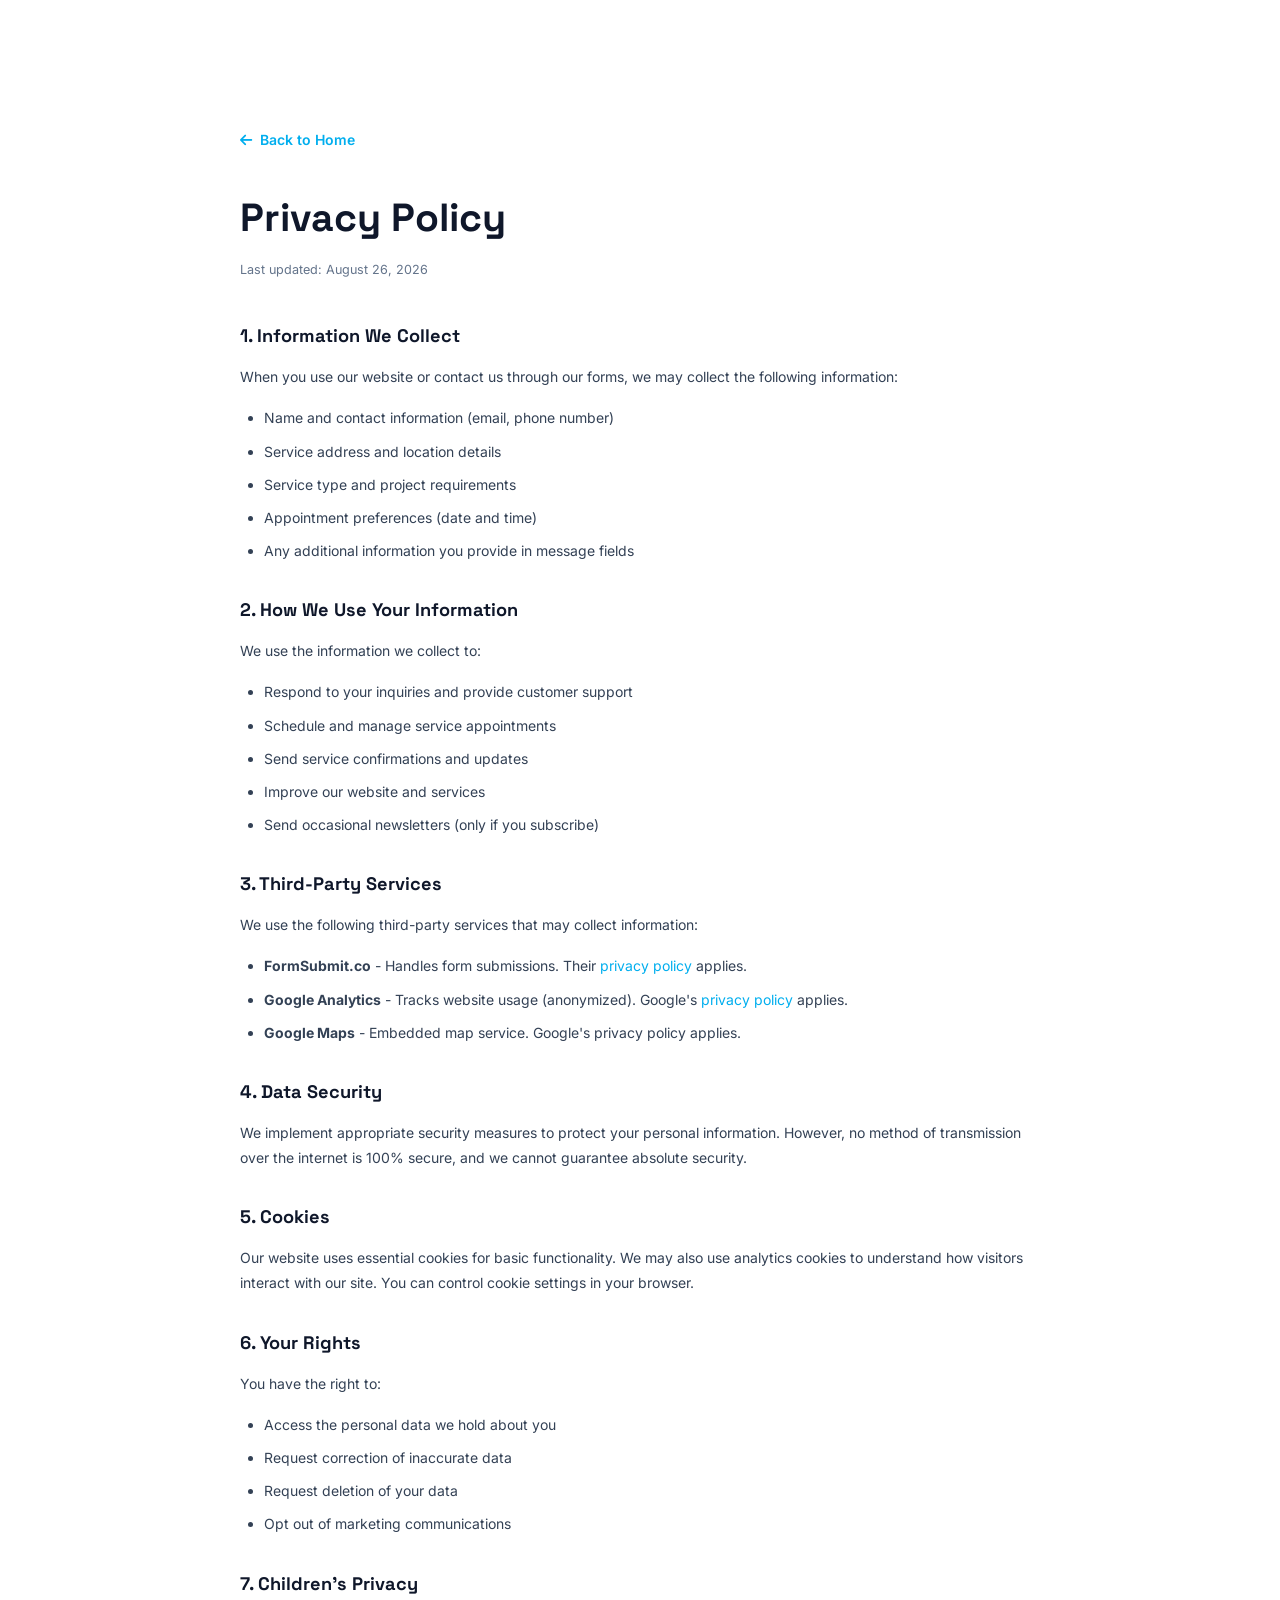
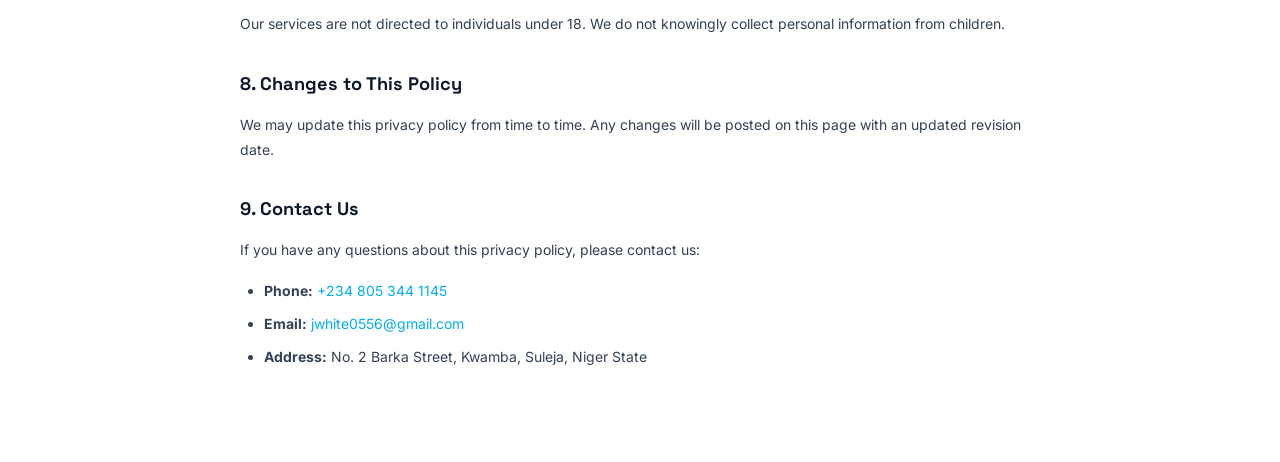
<file: johnsonwhite-clone/privacy.html>
<!DOCTYPE html>
<html lang="en">
<head>
    <meta charset="UTF-8">
    <meta name="viewport" content="width=device-width, initial-scale=1.0">
    <meta name="robots" content="noindex, nofollow">
    <title>Privacy Policy | Johnson White Cool Services</title>
    <link rel="preconnect" href="https://fonts.googleapis.com">
    <link rel="preconnect" href="https://fonts.gstatic.com" crossorigin>
    <link href="https://fonts.googleapis.com/css2?family=Inter:wght@300;400;500;600;700&family=Space+Grotesk:wght@400;500;600;700&display=swap" rel="stylesheet">
    <link rel="stylesheet" href="https://cdnjs.cloudflare.com/ajax/libs/font-awesome/6.5.0/css/all.min.css">
    <link rel="stylesheet" href="styles.css">
    <style>
        .legal-page { padding: clamp(80px, 10vw, 140px) 0 clamp(40px, 6vw, 80px); }
        .legal-content { max-width: 800px; margin: 0 auto; }
        .legal-content h1 { font-family: var(--font-display); font-size: clamp(2rem, 4vw, 2.8rem); font-weight: 800; color: var(--dark); margin-bottom: 8px; }
        .legal-content .last-updated { color: var(--gray); font-size: 0.9rem; margin-bottom: 40px; }
        .legal-content h2 { font-family: var(--font-display); font-size: 1.3rem; font-weight: 700; color: var(--dark); margin: 32px 0 12px; }
        .legal-content p { color: var(--dark3); line-height: 1.8; margin-bottom: 16px; }
        .legal-content ul { padding-left: 24px; margin-bottom: 16px; }
        .legal-content li { color: var(--dark3); line-height: 1.8; margin-bottom: 8px; list-style: disc; }
        .legal-content a { color: var(--primary); text-decoration: none; }
        .legal-content a:hover { text-decoration: underline; }
        .legal-back { display: inline-flex; align-items: center; gap: 8px; color: var(--primary); font-weight: 600; margin-bottom: 32px; transition: var(--transition-fast); }
        .legal-back:hover { gap: 12px; }
    </style>
</head>
<body>
    <div class="container legal-page">
        <div class="legal-content">
            <a href="index.html" class="legal-back"><i class="fas fa-arrow-left"></i> Back to Home</a>
            <h1>Privacy Policy</h1>
            <p class="last-updated">Last updated: August 26, 2026</p>

            <h2>1. Information We Collect</h2>
            <p>When you use our website or contact us through our forms, we may collect the following information:</p>
            <ul>
                <li>Name and contact information (email, phone number)</li>
                <li>Service address and location details</li>
                <li>Service type and project requirements</li>
                <li>Appointment preferences (date and time)</li>
                <li>Any additional information you provide in message fields</li>
            </ul>

            <h2>2. How We Use Your Information</h2>
            <p>We use the information we collect to:</p>
            <ul>
                <li>Respond to your inquiries and provide customer support</li>
                <li>Schedule and manage service appointments</li>
                <li>Send service confirmations and updates</li>
                <li>Improve our website and services</li>
                <li>Send occasional newsletters (only if you subscribe)</li>
            </ul>

            <h2>3. Third-Party Services</h2>
            <p>We use the following third-party services that may collect information:</p>
            <ul>
                <li><strong>FormSubmit.co</strong> - Handles form submissions. Their <a href="https://formsubmit.co/privacy" target="_blank">privacy policy</a> applies.</li>
                <li><strong>Google Analytics</strong> - Tracks website usage (anonymized). Google's <a href="https://policies.google.com/privacy" target="_blank">privacy policy</a> applies.</li>
                <li><strong>Google Maps</strong> - Embedded map service. Google's privacy policy applies.</li>
            </ul>

            <h2>4. Data Security</h2>
            <p>We implement appropriate security measures to protect your personal information. However, no method of transmission over the internet is 100% secure, and we cannot guarantee absolute security.</p>

            <h2>5. Cookies</h2>
            <p>Our website uses essential cookies for basic functionality. We may also use analytics cookies to understand how visitors interact with our site. You can control cookie settings in your browser.</p>

            <h2>6. Your Rights</h2>
            <p>You have the right to:</p>
            <ul>
                <li>Access the personal data we hold about you</li>
                <li>Request correction of inaccurate data</li>
                <li>Request deletion of your data</li>
                <li>Opt out of marketing communications</li>
            </ul>

            <h2>7. Children's Privacy</h2>
            <p>Our services are not directed to individuals under 18. We do not knowingly collect personal information from children.</p>

            <h2>8. Changes to This Policy</h2>
            <p>We may update this privacy policy from time to time. Any changes will be posted on this page with an updated revision date.</p>

            <h2>9. Contact Us</h2>
            <p>If you have any questions about this privacy policy, please contact us:</p>
            <ul>
                <li><strong>Phone:</strong> <a href="tel:+2348053441145">+234 805 344 1145</a></li>
                <li><strong>Email:</strong> <a href="mailto:jwhite0556@gmail.com">jwhite0556@gmail.com</a></li>
                <li><strong>Address:</strong> No. 2 Barka Street, Kwamba, Suleja, Niger State</li>
            </ul>
        </div>
    </div>
</body>
</html>
</file>
<file: johnsonwhite-clone/styles.css>
/* ===== RESET & BASE ===== */
*, *::before, *::after {
    margin: 0;
    padding: 0;
    box-sizing: border-box;
}

:root {
    --primary: #00aeee;
    --primary-dark: #0096d2;
    --primary-light: #33bbf2;
    --primary-ultra-light: #e6f7fd;
    --accent: #1e1e78;
    --accent-light: #3333a0;
    --secondary: #1e1e78;
    --dark: #0f172a;
    --dark2: #1e293b;
    --dark3: #334155;
    --light: #f1f5f9;
    --light2: #f8fafc;
    --gray: #64748b;
    --gray-light: #e2e8f0;
    --white: #ffffff;
    --success: #10b981;
    --gradient-1: linear-gradient(135deg, #00aeee, #0096d2);
    --gradient-2: linear-gradient(135deg, #1e1e78, #00aeee);
    --gradient-3: linear-gradient(135deg, #0f172a, #1e293b, #00aeee);
    --shadow-sm: 0 1px 3px rgba(0,0,0,0.08);
    --shadow: 0 4px 20px rgba(0,0,0,0.08);
    --shadow-md: 0 8px 30px rgba(0,0,0,0.12);
    --shadow-lg: 0 20px 60px rgba(0,0,0,0.15);
    --shadow-glow: 0 0 40px rgba(0,174,238,0.3);
    --radius: 16px;
    --radius-lg: 24px;
    --radius-full: 9999px;
    --transition: all 0.4s cubic-bezier(0.4, 0, 0.2, 1);
    --transition-fast: all 0.2s ease;
    --font-main: 'Inter', -apple-system, BlinkMacSystemFont, sans-serif;
    --font-display: 'Space Grotesk', 'Inter', sans-serif;
}

html {
    scroll-behavior: smooth;
    font-size: clamp(14px, 1vw, 16px);
}

body {
    font-family: var(--font-main);
    line-height: 1.7;
    color: var(--dark3);
    background: var(--white);
    overflow-x: hidden;
    -webkit-font-smoothing: antialiased;
}

a { text-decoration: none; color: inherit; }
img { max-width: 100%; display: block; }
ul { list-style: none; }

.container {
    max-width: 1280px;
    margin: 0 auto;
    padding: 0 clamp(16px, 4vw, 40px);
}

.section {
    padding: clamp(60px, 8vw, 120px) 0;
}

.text-center { text-align: center; }

.accent { color: var(--primary); }

/* ===== PRELOADER ===== */
/* ===== PRELOADER ===== */
.preloader {
    position: fixed;
    inset: 0;
    background: var(--dark);
    z-index: 99999;
    display: -webkit-flex;
    display: flex;
    -webkit-align-items: center;
    align-items: center;
    -webkit-justify-content: center;
    justify-content: center;
    transition: opacity 0.5s ease, visibility 0.5s ease;
    -webkit-transition: opacity 0.5s ease, visibility 0.5s ease;
}

.preloader.hidden {
    opacity: 0;
    visibility: hidden;
    pointer-events: none;
}

.preloader.hidden .preloader-logo-img {
    animation: preloaderLogoOut 0.4s ease forwards;
}

.preloader.hidden .preloader-bar-fill {
    animation: none;
    width: 100%;
}

.preloader-inner {
    display: -webkit-flex;
    display: flex;
    -webkit-flex-direction: column;
    flex-direction: column;
    -webkit-align-items: center;
    align-items: center;
    gap: 32px;
    width: 260px;
}

/* Logo */
.preloader-logo {
    position: relative;
}

.preloader-logo::before {
    content: '';
    position: absolute;
    inset: -16px;
    border: 2px solid rgba(0,174,238,0.15);
    border-radius: 20px;
    animation: preloaderBorder 2s ease-in-out infinite;
}

.preloader-logo::after {
    content: '';
    position: absolute;
    inset: -8px;
    border: 1px solid rgba(0,174,238,0.08);
    border-radius: 16px;
    animation: preloaderBorder 2s ease-in-out 0.5s infinite;
}

@keyframes preloaderBorder {
    0%, 100% { opacity: 0.3; transform: scale(1); }
    50% { opacity: 1; transform: scale(1.05); }
}

.preloader-logo-img {
    height: 50px;
    width: auto;
    display: block;
    position: relative;
    z-index: 2;
    animation: preloaderLogoIn 0.6s ease 0.2s both;
}

@keyframes preloaderLogoIn {
    from { opacity: 0; transform: scale(0.8) translateY(10px); }
    to { opacity: 1; transform: scale(1) translateY(0); }
}

@keyframes preloaderLogoOut {
    from { opacity: 1; transform: scale(1); }
    to { opacity: 0; transform: scale(0.9) translateY(-10px); }
}

/* Loader dots + text */
.preloader-loader {
    display: -webkit-flex;
    display: flex;
    -webkit-flex-direction: column;
    flex-direction: column;
    -webkit-align-items: center;
    align-items: center;
    gap: 16px;
}

.preloader-dots {
    display: -webkit-flex;
    display: flex;
    gap: 8px;
}

.preloader-dots span {
    width: 8px;
    height: 8px;
    border-radius: 50%;
    background: var(--primary);
    animation: preloaderDot 1.4s ease-in-out infinite;
}

.preloader-dots span:nth-child(1) { animation-delay: 0s; }
.preloader-dots span:nth-child(2) { animation-delay: 0.2s; }
.preloader-dots span:nth-child(3) { animation-delay: 0.4s; }

@keyframes preloaderDot {
    0%, 80%, 100% { transform: scale(0.4); opacity: 0.3; }
    40% { transform: scale(1); opacity: 1; }
}

.preloader-text {
    font-family: var(--font-main);
    font-size: 0.75rem;
    font-weight: 500;
    color: rgba(255,255,255,0.4);
    text-transform: uppercase;
    letter-spacing: 3px;
}

/* Progress bar */
.preloader-bar {
    width: 100%;
    height: 3px;
    background: rgba(255,255,255,0.08);
    border-radius: 3px;
    overflow: hidden;
}

.preloader-bar-fill {
    height: 100%;
    width: 0%;
    background: linear-gradient(90deg, var(--primary), var(--accent), var(--primary));
    background-size: 200% 100%;
    border-radius: 3px;
    animation: preloaderBarFill 2.5s ease-in-out forwards, preloaderBarShimmer 1.5s ease infinite;
}

@keyframes preloaderBarFill {
    0% { width: 0%; }
    20% { width: 25%; }
    50% { width: 60%; }
    80% { width: 85%; }
    100% { width: 100%; }
}

@keyframes preloaderBarShimmer {
    0% { background-position: 200% 0; }
    100% { background-position: -200% 0; }
}

/* ===== CUSTOM CURSOR ===== */
.cursor, .cursor-follower {
    display: none;
}

@media (pointer: fine) {
    .cursor {
        display: block;
        position: fixed;
        width: 8px;
        height: 8px;
        background: var(--primary);
        border-radius: 50%;
        pointer-events: none;
        z-index: 99998;
        transform: translate(-50%, -50%);
        transition: transform 0.1s ease;
    }
    .cursor-follower {
        display: block;
        position: fixed;
        width: 40px;
        height: 40px;
        border: 1.5px solid rgba(0,174,238,0.4);
        border-radius: 50%;
        pointer-events: none;
        z-index: 99997;
        transform: translate(-50%, -50%);
        transition: transform 0.3s ease, width 0.3s ease, height 0.3s ease;
    }
    .cursor-follower.hover {
        width: 60px;
        height: 60px;
        border-color: var(--primary);
        background: rgba(0,174,238,0.05);
    }
}

/* ===== TOP BAR ===== */
.top-bar {
    background: var(--dark);
    color: rgba(255,255,255,0.7);
    padding: 10px 0;
    font-size: 0.8rem;
    border-bottom: 1px solid rgba(255,255,255,0.05);
}

.top-bar-inner {
    display: flex;
    justify-content: space-between;
    align-items: center;
    flex-wrap: wrap;
    gap: 8px;
}

.top-bar-left, .top-bar-right {
    display: flex;
    align-items: center;
    gap: 12px;
    flex-wrap: wrap;
}

.top-bar span i {
    margin-right: 6px;
    color: var(--primary);
}

.top-bar a {
    color: inherit;
    text-decoration: none;
    transition: var(--transition-fast);
}

.top-bar a:hover {
    color: var(--primary-light);
}

.top-bar .divider {
    color: rgba(255,255,255,0.15);
}

/* ===== HEADER ===== */
.header {
    background: rgba(255,255,255,0.85);
    backdrop-filter: blur(20px);
    -webkit-backdrop-filter: blur(20px);
    padding: 12px 0;
    position: sticky;
    top: 0;
    z-index: 1000;
    border-bottom: 1px solid rgba(0,0,0,0.05);
    transition: var(--transition);
}

.header.scrolled {
    padding: 8px 0;
    box-shadow: var(--shadow-md);
}

.header-inner {
    display: flex;
    justify-content: space-between;
    align-items: center;
}

.logo {
    display: flex;
    align-items: center;
    flex-shrink: 0;
}

.logo-img {
    height: 50px;
    width: auto;
    object-fit: contain;
    display: block;
}

.logo-icon {
    width: 44px;
    height: 44px;
    background: var(--gradient-1);
    border-radius: 12px;
    display: flex;
    align-items: center;
    justify-content: center;
    color: var(--white);
    font-size: 1.1rem;
}

.logo-text {
    display: flex;
    flex-direction: column;
}

.logo-name {
    font-family: var(--font-display);
    font-size: 1.2rem;
    font-weight: 700;
    color: var(--dark);
    line-height: 1.2;
}

.logo-tagline {
    font-size: 0.65rem;
    color: var(--gray);
    text-transform: uppercase;
    letter-spacing: 2px;
    font-weight: 500;
}

.nav {
    display: flex;
    align-items: center;
    gap: 8px;
}

.nav-link {
    padding: 8px 16px;
    font-size: 0.9rem;
    font-weight: 500;
    color: var(--dark3);
    border-radius: var(--radius-full);
    transition: var(--transition-fast);
    position: relative;
}

.nav-link:hover,
.nav-link.active {
    color: var(--primary);
    background: var(--primary-ultra-light);
}

.nav-btn {
    padding: 10px 24px;
    font-size: 0.9rem;
    font-weight: 600;
    color: var(--white);
    background: var(--gradient-1);
    border-radius: var(--radius-full);
    transition: var(--transition);
    box-shadow: 0 4px 15px rgba(0,174,238,0.3);
}

.nav-btn:hover {
    transform: translateY(-2px);
    box-shadow: 0 6px 25px rgba(0,174,238,0.4);
}

.hamburger {
    display: none;
    flex-direction: column;
    gap: 5px;
    background: none;
    border: none;
    cursor: pointer;
    padding: 8px;
    z-index: 1001;
}

.hamburger span {
    width: 24px;
    height: 2px;
    background: var(--dark);
    border-radius: 2px;
    transition: var(--transition);
}

.hamburger.active span:nth-child(1) {
    transform: rotate(45deg) translate(5px, 5px);
}

.hamburger.active span:nth-child(2) {
    opacity: 0;
    transform: scaleX(0);
}

.hamburger.active span:nth-child(3) {
    transform: rotate(-45deg) translate(5px, -5px);
}

/* ===== BUTTONS ===== */
.btn {
    display: inline-flex;
    align-items: center;
    gap: 10px;
    padding: 14px 32px;
    border-radius: var(--radius-full);
    font-weight: 600;
    font-size: 0.95rem;
    cursor: pointer;
    transition: var(--transition);
    border: none;
    font-family: inherit;
    position: relative;
    overflow: hidden;
}

.btn-glow {
    background: var(--gradient-1);
    color: var(--white);
    box-shadow: 0 4px 20px rgba(0,174,238,0.35);
}

.btn-glow:hover {
    transform: translateY(-3px);
    box-shadow: 0 8px 35px rgba(0,174,238,0.45);
}

.btn-glow::after {
    content: '';
    position: absolute;
    inset: 0;
    background: linear-gradient(135deg, rgba(255,255,255,0.2), transparent);
    opacity: 0;
    transition: var(--transition);
}

.btn-glow:hover::after { opacity: 1; }

.btn-ghost {
    background: rgba(255,255,255,0.1);
    color: var(--white);
    border: 1px solid rgba(255,255,255,0.2);
    backdrop-filter: blur(10px);
}

.btn-ghost:hover {
    background: rgba(255,255,255,0.2);
    transform: translateY(-3px);
    border-color: rgba(255,255,255,0.4);
}

.btn-full {
    width: 100%;
    justify-content: center;
    padding: 16px;
    font-size: 1rem;
}

.btn i { font-size: 0.85rem; transition: transform 0.3s ease; }
.btn:hover i { transform: translateX(4px); }

/* ===== HERO SLIDER ===== */
.hero-slider {
    position: relative;
    height: 100vh;
    height: 100dvh;
    overflow: hidden;
    background: var(--dark);
}

#heroCanvas {
    position: absolute;
    inset: 0;
    width: 100%;
    height: 100%;
    z-index: 1;
}

/* Slides */
.hero-slides {
    position: relative;
    width: 100%;
    height: 100%;
    z-index: 2;
}

.hero-slide {
    position: absolute;
    inset: 0;
    display: -webkit-flex;
    display: flex;
    -webkit-align-items: center;
    align-items: center;
    opacity: 0;
    visibility: hidden;
    transition: opacity 0.8s ease, visibility 0.8s ease;
}

.hero-slide.active {
    opacity: 1;
    visibility: visible;
}

.hero-slide-bg {
    position: absolute;
    inset: 0;
}

.hero-slide-content {
    position: relative;
    z-index: 3;
    max-width: 800px;
    padding: 120px 0 100px;
}

/* Animate slide content on active */
.hero-slide.active .hero-badge { animation: heroSlideUp 0.6s ease 0.1s both; }
.hero-slide.active h1 { animation: heroSlideUp 0.6s ease 0.2s both; }
.hero-slide.active p { animation: heroSlideUp 0.6s ease 0.35s both; }
.hero-slide.active .hero-btns { animation: heroSlideUp 0.6s ease 0.5s both; }

@keyframes heroSlideUp {
    from { opacity: 0; transform: translateY(30px); }
    to { opacity: 1; transform: translateY(0); }
}

.hero-badge {
    display: -webkit-inline-flex;
    display: inline-flex;
    -webkit-align-items: center;
    align-items: center;
    gap: 8px;
    padding: 8px 20px;
    background: rgba(0,174,238,0.15);
    border: 1px solid rgba(0,174,238,0.3);
    border-radius: var(--radius-full);
    color: var(--primary-light);
    font-size: 0.8rem;
    font-weight: 600;
    letter-spacing: 1px;
    text-transform: uppercase;
    margin-bottom: 30px;
    backdrop-filter: blur(10px);
    -webkit-backdrop-filter: blur(10px);
}

.hero-slider h1 {
    font-family: var(--font-display);
    font-size: clamp(2.5rem, 6vw, 4.5rem);
    font-weight: 800;
    color: var(--white);
    line-height: 1.1;
    margin-bottom: 24px;
}

.hero-line { display: block; }

.accent-line {
    background: var(--gradient-1);
    -webkit-background-clip: text;
    -webkit-text-fill-color: transparent;
    background-clip: text;
}

.hero-slide-content p {
    font-size: clamp(1rem, 1.5vw, 1.15rem);
    color: rgba(255,255,255,0.7);
    max-width: 600px;
    margin-bottom: 36px;
    line-height: 1.8;
}

.hero-btns {
    display: -webkit-flex;
    display: flex;
    gap: 16px;
    flex-wrap: wrap;
}

/* Slider Controls */
.hero-controls {
    position: absolute;
    bottom: 100px;
    left: 0;
    right: 0;
    z-index: 10;
    display: -webkit-flex;
    display: flex;
    -webkit-align-items: center;
    align-items: center;
    -webkit-justify-content: space-between;
    justify-content: space-between;
    padding: 0 clamp(20px, 5vw, 60px);
}

.hero-dots {
    display: -webkit-flex;
    display: flex;
    gap: 10px;
}

.hero-dot {
    width: 12px;
    height: 12px;
    border-radius: 50%;
    border: 2px solid rgba(255,255,255,0.3);
    background: transparent;
    cursor: pointer;
    transition: var(--transition);
    padding: 0;
}

.hero-dot.active {
    background: var(--primary);
    border-color: var(--primary);
    box-shadow: 0 0 12px rgba(0,174,238,0.5);
    transform: scale(1.2);
}

.hero-dot:hover:not(.active) {
    border-color: rgba(255,255,255,0.6);
}

.hero-arrows {
    display: -webkit-flex;
    display: flex;
    gap: 10px;
}

.hero-arrow {
    width: 48px;
    height: 48px;
    border-radius: 50%;
    border: 1.5px solid rgba(255,255,255,0.2);
    background: rgba(255,255,255,0.05);
    backdrop-filter: blur(10px);
    -webkit-backdrop-filter: blur(10px);
    color: var(--white);
    font-size: 0.85rem;
    cursor: pointer;
    display: -webkit-flex;
    display: flex;
    -webkit-align-items: center;
    align-items: center;
    -webkit-justify-content: center;
    justify-content: center;
    transition: var(--transition);
}

.hero-arrow:hover {
    background: var(--primary);
    border-color: var(--primary);
    transform: scale(1.1);
}

/* Progress Bar */
.hero-progress {
    position: absolute;
    bottom: 80px;
    left: 0;
    right: 0;
    height: 3px;
    background: rgba(255,255,255,0.1);
    z-index: 10;
}

.hero-progress-fill {
    height: 100%;
    width: 0%;
    background: var(--gradient-1);
    transition: width 0.3s ease;
}

/* Stats Strip */
.hero-stats-strip {
    position: absolute;
    bottom: 0;
    left: 0;
    right: 0;
    z-index: 10;
    background: rgba(0,0,0,0.4);
    backdrop-filter: blur(20px);
    -webkit-backdrop-filter: blur(20px);
    border-top: 1px solid rgba(255,255,255,0.06);
}

.hero-stats-inner {
    display: -webkit-flex;
    display: flex;
    -webkit-align-items: center;
    align-items: center;
    -webkit-justify-content: center;
    justify-content: center;
    gap: 50px;
    padding: 18px 20px;
}

.hero-stat {
    text-align: center;
}

.hero-stat-num {
    display: block;
    font-family: var(--font-display);
    font-size: 1.5rem;
    font-weight: 800;
    color: var(--white);
}

.hero-stat-label {
    font-size: 0.7rem;
    color: rgba(255,255,255,0.5);
    text-transform: uppercase;
    letter-spacing: 1px;
}

.hero-stat-divider {
    width: 1px;
    height: 30px;
    background: rgba(255,255,255,0.15);
}

/* Scroll indicator */
.hero-scroll {
    position: absolute;
    bottom: 120px;
    left: 50%;
    transform: translateX(-50%);
    z-index: 11;
    display: -webkit-flex;
    display: flex;
    -webkit-flex-direction: column;
    flex-direction: column;
    -webkit-align-items: center;
    align-items: center;
    gap: 8px;
    color: rgba(255,255,255,0.35);
    font-size: 0.6rem;
    text-transform: uppercase;
    letter-spacing: 2px;
}

.scroll-line {
    width: 1px;
    height: 30px;
    background: rgba(255,255,255,0.15);
    position: relative;
    overflow: hidden;
}

.scroll-line::after {
    content: '';
    position: absolute;
    top: -100%;
    left: 0;
    width: 100%;
    height: 50%;
    background: var(--primary);
    animation: scrollDown 2s ease infinite;
}

@keyframes scrollDown {
    0% { top: -50%; }
    100% { top: 100%; }
}

/* Hero responsive */
@media (max-width: 768px) {
    .hero-controls {
        bottom: 80px;
        padding: 0 20px;
    }

    .hero-scroll { display: none; }

    .hero-stats-inner {
        gap: 20px;
        padding: 14px 16px;
    }

    .hero-stat-num { font-size: 1.2rem; }

    .hero-stat-divider { height: 24px; }

    .hero-arrow {
        width: 40px;
        height: 40px;
        font-size: 0.75rem;
    }

    .hero-dot {
        width: 10px;
        height: 10px;
    }
}

/* ===== SECTION HEADERS ===== */
.section-header {
    margin-bottom: 60px;
}

.section-label {
    display: flex;
    align-items: center;
    gap: 12px;
    font-size: 0.8rem;
    font-weight: 700;
    text-transform: uppercase;
    letter-spacing: 3px;
    color: var(--primary);
    margin-bottom: 16px;
}

.section-label.center {
    justify-content: center;
}

.label-line {
    width: 30px;
    height: 2px;
    background: var(--gradient-1);
    border-radius: 2px;
}

.section-header h2 {
    font-family: var(--font-display);
    font-size: clamp(2rem, 4vw, 3rem);
    font-weight: 800;
    color: var(--dark);
    margin-bottom: 16px;
}

.section-desc {
    font-size: 1.05rem;
    color: var(--gray);
    max-width: 600px;
    margin: 0 auto;
}

/* ===== ABOUT ===== */
.about-grid {
    display: grid;
    grid-template-columns: 1fr 1fr;
    gap: 80px;
    align-items: center;
    margin-bottom: 80px;
}

.about-visual {
    position: relative;
}

.about-image-card {
    position: relative;
    width: 100%;
    aspect-ratio: 4/5;
    background: var(--gradient-3);
    border-radius: var(--radius-lg);
    display: flex;
    align-items: center;
    justify-content: center;
    overflow: hidden;
}

.about-image-card::before {
    content: '';
    position: absolute;
    width: 200%;
    height: 200%;
    background: radial-gradient(circle at 30% 40%, rgba(0,174,238,0.15), transparent 50%);
    animation: float 8s ease-in-out infinite;
}

@keyframes float {
    0%, 100% { transform: translate(0, 0) rotate(0deg); }
    50% { transform: translate(-20px, 20px) rotate(5deg); }
}

.about-icon-large {
    font-size: 8rem;
    color: rgba(255,255,255,0.1);
    z-index: 1;
}

.floating-card {
    position: absolute;
    display: flex;
    align-items: center;
    gap: 8px;
    padding: 12px 18px;
    background: rgba(255,255,255,0.95);
    backdrop-filter: blur(10px);
    border-radius: 12px;
    box-shadow: var(--shadow-md);
    font-size: 0.8rem;
    font-weight: 600;
    color: var(--dark);
    z-index: 2;
    animation: floatCard 4s ease-in-out infinite;
}

.floating-card i { color: var(--primary); }

.fc-1 { top: 15%; left: -15px; animation-delay: 0s; }
.fc-2 { bottom: 25%; right: -20px; animation-delay: 1s; }
.fc-3 { bottom: 8%; left: 10%; animation-delay: 2s; }

@keyframes floatCard {
    0%, 100% { transform: translateY(0); }
    50% { transform: translateY(-8px); }
}

.about-text .section-label { margin-bottom: 16px; }

.about-text h2 {
    font-family: var(--font-display);
    font-size: clamp(1.8rem, 3vw, 2.5rem);
    font-weight: 800;
    color: var(--dark);
    margin-bottom: 20px;
    line-height: 1.2;
}

.about-lead {
    font-size: 1.05rem;
    color: var(--dark3);
    font-weight: 500;
    margin-bottom: 16px;
    line-height: 1.8;
}

.about-text > p {
    color: var(--gray);
    margin-bottom: 30px;
    line-height: 1.8;
}

.about-features {
    display: grid;
    grid-template-columns: 1fr 1fr;
    gap: 16px;
    margin-bottom: 30px;
}

.about-feature {
    display: flex;
    align-items: center;
    gap: 12px;
    padding: 12px;
    background: var(--light2);
    border-radius: 12px;
    transition: var(--transition);
}

.about-feature:hover {
    background: var(--primary-ultra-light);
    transform: translateX(4px);
}

.feature-icon {
    width: 40px;
    height: 40px;
    background: var(--gradient-1);
    border-radius: 10px;
    display: flex;
    align-items: center;
    justify-content: center;
    color: var(--white);
    font-size: 0.85rem;
    flex-shrink: 0;
}

.about-feature h4 {
    font-size: 0.85rem;
    font-weight: 700;
    color: var(--dark);
}

.about-feature p {
    font-size: 0.75rem;
    color: var(--gray);
    margin: 0;
}

/* Stats Bar */
.about-stats-bar {
    display: grid;
    grid-template-columns: repeat(4, 1fr);
    gap: 24px;
    padding: 40px;
    background: var(--dark);
    border-radius: var(--radius-lg);
    position: relative;
    overflow: hidden;
}

.about-stats-bar::before {
    content: '';
    position: absolute;
    inset: 0;
    background: radial-gradient(circle at 80% 50%, rgba(0,174,238,0.15), transparent 60%);
}

.stat-item {
    display: flex;
    align-items: center;
    gap: 16px;
    position: relative;
    z-index: 1;
}

.stat-icon {
    width: 50px;
    height: 50px;
    background: rgba(0,174,238,0.15);
    border-radius: 12px;
    display: flex;
    align-items: center;
    justify-content: center;
    color: var(--primary-light);
    font-size: 1.1rem;
    flex-shrink: 0;
}

.stat-content { position: relative; }

.stat-number {
    font-family: var(--font-display);
    font-size: 2rem;
    font-weight: 800;
    color: var(--white);
    line-height: 1;
}

.stat-suffix {
    font-family: var(--font-display);
    font-size: 1.3rem;
    font-weight: 700;
    color: var(--primary-light);
}

.stat-label {
    display: block;
    font-size: 0.8rem;
    color: rgba(255,255,255,0.5);
    margin-top: 4px;
}

/* ===== SERVICES ===== */
.services {
    background: var(--light2);
}

.services-grid {
    display: grid;
    grid-template-columns: repeat(3, 1fr);
    gap: 24px;
}

.service-card {
    position: relative;
    background: var(--white);
    padding: 40px 30px;
    border-radius: var(--radius-lg);
    border: 1px solid var(--gray-light);
    transition: var(--transition);
    overflow: hidden;
}

.service-card-bg {
    position: absolute;
    inset: 0;
    background: var(--gradient-1);
    opacity: 0;
    transition: var(--transition);
}

.service-card:hover .service-card-bg { opacity: 0.03; }

.service-card:hover {
    transform: translateY(-8px);
    box-shadow: var(--shadow-lg);
    border-color: transparent;
}

.service-card.featured {
    border-color: var(--primary);
    background: var(--primary-ultra-light);
}

.service-icon {
    width: 64px;
    height: 64px;
    background: var(--gradient-1);
    border-radius: 16px;
    display: flex;
    align-items: center;
    justify-content: center;
    color: var(--white);
    font-size: 1.4rem;
    margin-bottom: 24px;
    position: relative;
    z-index: 1;
    transition: var(--transition);
}

.service-card:hover .service-icon {
    transform: scale(1.1) rotate(-5deg);
}

.service-card h3 {
    font-family: var(--font-display);
    font-size: 1.2rem;
    font-weight: 700;
    color: var(--dark);
    margin-bottom: 12px;
    position: relative;
    z-index: 1;
}

.service-card p {
    color: var(--gray);
    font-size: 0.9rem;
    line-height: 1.8;
    margin-bottom: 20px;
    position: relative;
    z-index: 1;
}

.service-link {
    display: inline-flex;
    align-items: center;
    gap: 8px;
    color: var(--primary);
    font-weight: 600;
    font-size: 0.9rem;
    position: relative;
    z-index: 1;
    transition: var(--transition);
}

.service-link:hover { gap: 12px; }

.service-link i {
    transition: transform 0.3s ease;
}

.service-link:hover i {
    transform: translateX(4px);
}

/* ===== HOW IT WORKS ===== */
.steps-timeline {
    display: grid;
    grid-template-columns: repeat(4, 1fr);
    gap: 30px;
}

.step-card {
    text-align: center;
    position: relative;
}

.step-number-wrapper {
    position: relative;
    margin-bottom: 30px;
    display: flex;
    flex-direction: column;
    align-items: center;
}

.step-number {
    width: 60px;
    height: 60px;
    background: var(--gradient-1);
    border-radius: 50%;
    display: flex;
    align-items: center;
    justify-content: center;
    font-family: var(--font-display);
    font-size: 1.2rem;
    font-weight: 800;
    color: var(--white);
    position: relative;
    z-index: 2;
}

.step-line {
    width: 100%;
    height: 2px;
    background: var(--gray-light);
    position: absolute;
    top: 50%;
    left: 55%;
    z-index: 1;
}

.step-card:last-child .step-line { display: none; }

.step-icon {
    width: 50px;
    height: 50px;
    background: var(--primary-ultra-light);
    border-radius: 12px;
    display: flex;
    align-items: center;
    justify-content: center;
    color: var(--primary);
    font-size: 1.1rem;
    margin: 0 auto 16px;
    transition: var(--transition);
}

.step-card:hover .step-icon {
    background: var(--gradient-1);
    color: var(--white);
    transform: rotate(-10deg) scale(1.1);
}

.step-content h3 {
    font-family: var(--font-display);
    font-size: 1.05rem;
    font-weight: 700;
    color: var(--dark);
    margin-bottom: 8px;
}

.step-content p {
    color: var(--gray);
    font-size: 0.85rem;
    line-height: 1.7;
}

/* ===== CTA ===== */
.cta-section {
    position: relative;
    padding: clamp(60px, 8vw, 100px) 0;
    overflow: hidden;
}

.cta-bg {
    position: absolute;
    inset: 0;
    background: var(--gradient-3);
}

.cta-bg::after {
    content: '';
    position: absolute;
    inset: 0;
    background: radial-gradient(circle at 70% 50%, rgba(0,174,238,0.3), transparent 60%);
}

.cta-content {
    position: relative;
    z-index: 2;
    display: flex;
    align-items: center;
    justify-content: space-between;
    gap: 40px;
}

.cta-text h2 {
    font-family: var(--font-display);
    font-size: clamp(2rem, 4vw, 3rem);
    font-weight: 800;
    color: var(--white);
    margin-bottom: 8px;
}

.cta-text p {
    color: rgba(255,255,255,0.7);
    font-size: 1.1rem;
}

.btn-cta {
    padding: 18px 40px;
    font-size: 1.1rem;
    white-space: nowrap;
}

/* ===== BLOG ===== */
.blog {
    background: var(--light2);
}

.blog-grid {
    display: grid;
    grid-template-columns: repeat(3, 1fr);
    gap: 30px;
}

.blog-card {
    background: var(--white);
    border-radius: var(--radius-lg);
    overflow: hidden;
    border: 1px solid var(--gray-light);
    transition: var(--transition);
}

.blog-card:hover {
    transform: translateY(-8px);
    box-shadow: var(--shadow-lg);
    border-color: transparent;
}

.blog-thumb {
    position: relative;
    height: 200px;
    background: var(--gradient-3);
    display: flex;
    align-items: center;
    justify-content: center;
    overflow: hidden;
}

.blog-thumb-inner {
    font-size: 3rem;
    color: rgba(255,255,255,0.15);
    transition: var(--transition);
}

.blog-card:hover .blog-thumb-inner {
    transform: scale(1.2) rotate(10deg);
    color: rgba(255,255,255,0.25);
}

.blog-date-badge {
    position: absolute;
    top: 16px;
    left: 16px;
    padding: 6px 14px;
    background: rgba(255,255,255,0.95);
    border-radius: var(--radius-full);
    font-size: 0.75rem;
    font-weight: 600;
    color: var(--dark);
}

.blog-body {
    padding: 28px;
}

.blog-tag {
    display: inline-block;
    padding: 4px 12px;
    background: var(--primary-ultra-light);
    color: var(--primary);
    border-radius: var(--radius-full);
    font-size: 0.7rem;
    font-weight: 700;
    text-transform: uppercase;
    letter-spacing: 1px;
    margin-bottom: 12px;
}

.blog-body h3 {
    font-family: var(--font-display);
    font-size: 1.1rem;
    font-weight: 700;
    color: var(--dark);
    margin-bottom: 10px;
    line-height: 1.4;
}

.blog-body p {
    color: var(--gray);
    font-size: 0.85rem;
    line-height: 1.7;
    margin-bottom: 16px;
}

.read-more {
    display: inline-flex;
    align-items: center;
    gap: 8px;
    color: var(--primary);
    font-weight: 600;
    font-size: 0.85rem;
    transition: var(--transition);
}

.read-more:hover { gap: 12px; }
.read-more i { transition: transform 0.3s ease; }
.read-more:hover i { transform: translateX(4px); }

/* ===== BLOG MODAL ===== */
.blog-modal-overlay {
    position: fixed;
    inset: 0;
    background: rgba(0,0,0,0.6);
    backdrop-filter: blur(8px);
    -webkit-backdrop-filter: blur(8px);
    z-index: 10000;
    display: -webkit-flex;
    display: flex;
    -webkit-align-items: center;
    align-items: center;
    -webkit-justify-content: center;
    justify-content: center;
    padding: 20px;
    opacity: 0;
    visibility: hidden;
    transition: opacity 0.35s ease, visibility 0.35s ease;
    -webkit-transition: opacity 0.35s ease, visibility 0.35s ease;
}

.blog-modal-overlay.active {
    opacity: 1;
    visibility: visible;
}

.blog-modal {
    background: var(--white);
    border-radius: var(--radius-lg);
    width: 100%;
    max-width: 800px;
    max-height: 90vh;
    max-height: 90dvh;
    overflow: hidden;
    display: -webkit-flex;
    display: flex;
    -webkit-flex-direction: column;
    flex-direction: column;
    position: relative;
    transform: translateY(30px) scale(0.95);
    transition: transform 0.35s cubic-bezier(0.4, 0, 0.2, 1);
    -webkit-transition: transform 0.35s cubic-bezier(0.4, 0, 0.2, 1);
    box-shadow: 0 25px 80px rgba(0,0,0,0.25);
}

.blog-modal-overlay.active .blog-modal {
    transform: translateY(0) scale(1);
}

.blog-modal-close {
    position: absolute;
    top: 16px;
    right: 16px;
    width: 42px;
    height: 42px;
    border-radius: 50%;
    border: none;
    background: rgba(255,255,255,0.9);
    color: var(--dark3);
    font-size: 1rem;
    cursor: pointer;
    display: -webkit-flex;
    display: flex;
    -webkit-align-items: center;
    align-items: center;
    -webkit-justify-content: center;
    justify-content: center;
    transition: var(--transition);
    z-index: 10;
    box-shadow: 0 2px 12px rgba(0,0,0,0.15);
}

.blog-modal-close:hover {
    background: var(--primary);
    color: var(--white);
    transform: rotate(90deg);
}

/* Modal Hero Image */
.blog-modal-hero {
    position: relative;
    width: 100%;
    height: 280px;
    background: var(--gradient-3);
    overflow: hidden;
    flex-shrink: 0;
}

.blog-modal-hero-overlay {
    position: absolute;
    inset: 0;
    background: linear-gradient(to bottom, rgba(15,23,42,0.3) 0%, rgba(15,23,42,0.85) 100%);
}

.blog-modal-hero-icon {
    position: absolute;
    inset: 0;
    display: -webkit-flex;
    display: flex;
    -webkit-align-items: center;
    align-items: center;
    -webkit-justify-content: center;
    justify-content: center;
    font-size: 5rem;
    color: rgba(255,255,255,0.12);
    z-index: 1;
}

.blog-modal-date-overlay {
    position: absolute;
    bottom: 16px;
    left: 24px;
    padding: 6px 16px;
    background: rgba(255,255,255,0.95);
    border-radius: var(--radius-full);
    font-size: 0.75rem;
    font-weight: 600;
    color: var(--dark);
    z-index: 2;
    box-shadow: 0 2px 8px rgba(0,0,0,0.15);
}

/* Modal Scrollable Content */
.blog-modal-scroll {
    overflow-y: auto;
    -webkit-overflow-scrolling: touch;
    flex: 1;
}

.blog-modal-header {
    padding: 28px 36px 20px;
    border-bottom: 1px solid var(--gray-light);
}

.blog-modal-tag {
    display: inline-block;
    padding: 5px 14px;
    background: var(--primary-ultra-light);
    color: var(--primary);
    border-radius: var(--radius-full);
    font-size: 0.7rem;
    font-weight: 700;
    text-transform: uppercase;
    letter-spacing: 1px;
    margin-bottom: 14px;
}

.blog-modal-header h2 {
    font-family: var(--font-display);
    font-size: clamp(1.4rem, 3vw, 1.8rem);
    font-weight: 800;
    color: var(--dark);
    line-height: 1.3;
    margin-bottom: 16px;
}

.blog-modal-meta {
    display: -webkit-flex;
    display: flex;
    -webkit-flex-wrap: wrap;
    flex-wrap: wrap;
    gap: 20px;
    font-size: 0.8rem;
    color: var(--gray);
}

.blog-modal-meta span {
    display: -webkit-inline-flex;
    display: inline-flex;
    -webkit-align-items: center;
    align-items: center;
    gap: 6px;
}

.blog-modal-meta i {
    color: var(--primary);
}

.blog-modal-body {
    padding: 28px 36px;
    font-size: 0.95rem;
    line-height: 1.9;
    color: var(--dark3);
}

.blog-modal-body h3 {
    font-family: var(--font-display);
    font-size: 1.2rem;
    font-weight: 700;
    color: var(--dark);
    margin: 28px 0 12px;
}

.blog-modal-body h3:first-child {
    margin-top: 0;
}

.blog-modal-body p {
    margin-bottom: 16px;
}

.blog-modal-body ul,
.blog-modal-body ol {
    margin: 16px 0;
    padding-left: 24px;
}

.blog-modal-body li {
    margin-bottom: 10px;
    list-style: disc;
}

.blog-modal-body ol li {
    list-style: decimal;
}

.blog-modal-body blockquote {
    margin: 24px 0;
    padding: 20px 24px;
    background: var(--primary-ultra-light);
    border-left: 4px solid var(--primary);
    border-radius: 0 12px 12px 0;
    font-style: italic;
    color: var(--dark);
}

.blog-modal-footer {
    padding: 18px 36px;
    border-top: 1px solid var(--gray-light);
    background: var(--light2);
}

.blog-modal-share {
    display: -webkit-flex;
    display: flex;
    -webkit-align-items: center;
    align-items: center;
    gap: 12px;
    font-size: 0.85rem;
    font-weight: 600;
    color: var(--dark);
}

.share-btn {
    width: 36px;
    height: 36px;
    border-radius: 50%;
    background: var(--white);
    border: 1px solid var(--gray-light);
    display: -webkit-flex;
    display: flex;
    -webkit-align-items: center;
    align-items: center;
    -webkit-justify-content: center;
    justify-content: center;
    color: var(--gray);
    font-size: 0.8rem;
    transition: var(--transition);
}

.share-btn:hover {
    background: var(--primary);
    border-color: var(--primary);
    color: var(--white);
    transform: translateY(-2px);
}

/* Modal responsive */
@media (max-width: 768px) {
    .blog-modal-overlay {
        padding: 0;
        -webkit-align-items: flex-end;
        align-items: flex-end;
    }

    .blog-modal {
        max-width: 100%;
        max-height: 95vh;
        max-height: 95dvh;
        border-radius: var(--radius-lg) var(--radius-lg) 0 0;
        transform: translateY(100%);
    }

    .blog-modal-overlay.active .blog-modal {
        transform: translateY(0);
    }

    .blog-modal-hero {
        height: 200px;
    }

    .blog-modal-hero-icon {
        font-size: 3.5rem;
    }

    .blog-modal-header {
        padding: 24px 20px 16px;
    }

    .blog-modal-body {
        padding: 20px;
    }

    .blog-modal-footer {
        padding: 14px 20px;
    }

    .blog-modal-meta {
        gap: 12px;
    }

    .blog-modal-date-overlay {
        bottom: 12px;
        left: 16px;
        font-size: 0.7rem;
    }
}

/* ===== CERTIFICATIONS ===== */
.certifications {
    background: var(--white);
}

.cert-grid {
    display: grid;
    grid-template-columns: repeat(4, 1fr);
    gap: 24px;
    margin-top: 20px;
}

.cert-card {
    padding: 36px 24px;
    background: var(--light2);
    border-radius: var(--radius-lg);
    border: 1px solid var(--gray-light);
    transition: var(--transition);
    text-align: center;
}

.cert-card:hover {
    transform: translateY(-6px);
    box-shadow: var(--shadow-md);
    border-color: var(--primary);
}

.cert-icon {
    width: 60px;
    height: 60px;
    background: var(--primary-ultra-light);
    border-radius: 50%;
    display: flex;
    align-items: center;
    justify-content: center;
    color: var(--primary);
    font-size: 1.4rem;
    margin: 0 auto 16px;
    transition: var(--transition);
}

.cert-card:hover .cert-icon {
    background: var(--gradient-1);
    color: var(--white);
}

.cert-card h4 {
    font-family: var(--font-display);
    font-size: 1rem;
    font-weight: 700;
    color: var(--dark);
    margin-bottom: 8px;
}

.cert-card p {
    color: var(--gray);
    font-size: 0.8rem;
}

/* ===== CONTACT ===== */
.contact {
    background: var(--light2);
}

.contact-grid {
    display: grid;
    grid-template-columns: 1fr 1.3fr;
    gap: 50px;
    align-items: start;
}

.contact-info-side {
    display: grid;
    grid-template-columns: 1fr 1fr;
    gap: 16px;
}

.contact-card {
    padding: 24px;
    background: var(--white);
    border-radius: var(--radius);
    border: 1px solid var(--gray-light);
    transition: var(--transition);
}

.contact-card:hover {
    border-color: var(--primary);
    box-shadow: var(--shadow);
    transform: translateY(-4px);
}

.contact-icon {
    width: 44px;
    height: 44px;
    background: var(--primary-ultra-light);
    border-radius: 12px;
    display: flex;
    align-items: center;
    justify-content: center;
    color: var(--primary);
    font-size: 1rem;
    margin-bottom: 12px;
    transition: var(--transition);
}

.contact-card:hover .contact-icon {
    background: var(--gradient-1);
    color: var(--white);
}

.contact-card h4 {
    font-size: 0.9rem;
    font-weight: 700;
    color: var(--dark);
    margin-bottom: 4px;
}

.contact-card p {
    color: var(--gray);
    font-size: 0.8rem;
}

.contact-card p a {
    color: inherit;
    text-decoration: none;
    transition: var(--transition-fast);
}

.contact-card p a:hover {
    color: var(--primary);
}

/* Form */
.contact-form-side {
    background: var(--white);
    padding: 40px;
    border-radius: var(--radius-lg);
    border: 1px solid var(--gray-light);
    box-shadow: var(--shadow);
}

.form-row {
    display: grid;
    grid-template-columns: 1fr 1fr;
    gap: 16px;
}

.form-group {
    margin-bottom: 20px;
}

.form-group label {
    display: block;
    font-size: 0.8rem;
    font-weight: 600;
    color: var(--dark);
    margin-bottom: 6px;
    text-transform: uppercase;
    letter-spacing: 0.5px;
}

.form-group input,
.form-group textarea,
.form-group select {
    width: 100%;
    padding: 14px 18px;
    border: 1.5px solid var(--gray-light);
    border-radius: 12px;
    font-size: 0.95rem;
    font-family: inherit;
    transition: var(--transition);
    background: var(--light2);
    color: var(--dark);
}

.form-group input:focus,
.form-group textarea:focus,
.form-group select:focus {
    outline: none;
    border-color: var(--primary);
    box-shadow: 0 0 0 4px rgba(0,174,238,0.1);
    background: var(--white);
}

.form-group textarea { resize: vertical; }

.form-group select {
    appearance: none;
    background-image: url("data:image/svg+xml,%3Csvg xmlns='http://www.w3.org/2000/svg' width='12' height='12' fill='%2364748b' viewBox='0 0 16 16'%3E%3Cpath d='M8 11L3 6h10l-5 5z'/%3E%3C/svg%3E");
    background-repeat: no-repeat;
    background-position: right 16px center;
    padding-right: 40px;
}

/* ===== GALLERY ===== */
.gallery {
    background: var(--white);
}

.gallery-grid {
    display: grid;
    grid-template-columns: repeat(3, 1fr);
    gap: 20px;
}

.gallery-item {
    position: relative;
    border-radius: var(--radius-lg);
    overflow: hidden;
    cursor: pointer;
    aspect-ratio: 4/3;
}

.gallery-item.large {
    grid-column: span 2;
}

.gallery-placeholder {
    width: 100%;
    height: 100%;
    background: var(--gradient-3);
    display: flex;
    flex-direction: column;
    align-items: center;
    justify-content: center;
    gap: 12px;
    color: rgba(255,255,255,0.3);
    transition: var(--transition);
}

.gallery-placeholder i {
    font-size: 2.5rem;
}

.gallery-placeholder span {
    font-size: 0.85rem;
    font-weight: 600;
    text-transform: uppercase;
    letter-spacing: 1px;
}

.gallery-overlay {
    position: absolute;
    inset: 0;
    background: linear-gradient(to top, rgba(15,23,42,0.9) 0%, transparent 60%);
    display: flex;
    flex-direction: column;
    justify-content: flex-end;
    padding: 24px;
    opacity: 0;
    transition: var(--transition);
}

.gallery-item:hover .gallery-overlay {
    opacity: 1;
}

.gallery-item:hover .gallery-placeholder {
    transform: scale(1.05);
}

.gallery-overlay h4 {
    font-family: var(--font-display);
    font-size: 1.1rem;
    font-weight: 700;
    color: var(--white);
    margin-bottom: 4px;
}

.gallery-overlay p {
    font-size: 0.8rem;
    color: rgba(255,255,255,0.7);
}

/* ===== TESTIMONIALS ===== */
.testimonials {
    background: var(--light2);
}

.testimonials-grid {
    display: grid;
    grid-template-columns: repeat(3, 1fr);
    gap: 24px;
}

.testimonial-card {
    background: var(--white);
    padding: 36px;
    border-radius: var(--radius-lg);
    border: 1px solid var(--gray-light);
    transition: var(--transition);
    position: relative;
}

.testimonial-card:hover {
    transform: translateY(-6px);
    box-shadow: var(--shadow-lg);
    border-color: transparent;
}

.testimonial-card.featured {
    border-color: var(--primary);
    background: var(--primary-ultra-light);
}

.testimonial-stars {
    display: flex;
    gap: 4px;
    margin-bottom: 16px;
    color: #f59e0b;
    font-size: 0.85rem;
}

.testimonial-text {
    font-size: 0.95rem;
    line-height: 1.8;
    color: var(--dark3);
    margin-bottom: 24px;
    font-style: italic;
}

.testimonial-author {
    display: flex;
    align-items: center;
    gap: 12px;
}

.testimonial-avatar {
    width: 48px;
    height: 48px;
    background: var(--gradient-1);
    border-radius: 50%;
    display: flex;
    align-items: center;
    justify-content: center;
    color: var(--white);
    font-size: 1rem;
    flex-shrink: 0;
}

.testimonial-author h4 {
    font-family: var(--font-display);
    font-size: 0.95rem;
    font-weight: 700;
    color: var(--dark);
}

.testimonial-author span {
    font-size: 0.8rem;
    color: var(--gray);
}

/* ===== CONTACT TABS ===== */
.contact-tabs {
    display: flex;
    gap: 8px;
    margin-bottom: 24px;
    background: var(--light2);
    padding: 6px;
    border-radius: var(--radius-full);
}

.contact-tab {
    flex: 1;
    padding: 10px 20px;
    border: none;
    background: transparent;
    font-family: inherit;
    font-size: 0.85rem;
    font-weight: 600;
    color: var(--gray);
    cursor: pointer;
    border-radius: var(--radius-full);
    transition: var(--transition);
}

.contact-tab.active {
    background: var(--white);
    color: var(--primary);
    box-shadow: var(--shadow-sm);
}

.modern-form {
    display: none;
}

.modern-form.active {
    display: block;
}

/* ===== MAP ===== */
.map-section {
    margin-top: 60px;
}

.map-container {
    border-radius: var(--radius-lg);
    overflow: hidden;
    box-shadow: var(--shadow-md);
}

/* ===== NEWSLETTER ===== */
.footer-bottom-inner {
    display: flex;
    justify-content: space-between;
    align-items: center;
    flex-wrap: wrap;
    gap: 16px;
}

.footer-bottom-inner p {
    margin: 0;
}

.footer-bottom-inner p a {
    color: var(--primary-light);
    text-decoration: none;
    transition: var(--transition-fast);
}

.footer-bottom-inner p a:hover {
    color: var(--primary);
    text-decoration: underline;
}

.newsletter-form {
    display: flex;
    align-items: center;
    gap: 12px;
    font-size: 0.8rem;
    color: rgba(255,255,255,0.5);
}

.newsletter-inline {
    display: flex;
    gap: 0;
}

.newsletter-inline input {
    padding: 8px 16px;
    border: 1px solid rgba(255,255,255,0.15);
    background: rgba(255,255,255,0.05);
    color: var(--white);
    font-size: 0.8rem;
    font-family: inherit;
    border-radius: var(--radius-full) 0 0 var(--radius-full);
    outline: none;
    width: 180px;
    transition: var(--transition);
}

.newsletter-inline input:focus {
    border-color: var(--primary);
    background: rgba(0,174,238,0.05);
}

.newsletter-inline input::placeholder {
    color: rgba(255,255,255,0.3);
}

.newsletter-inline button {
    padding: 8px 16px;
    background: var(--gradient-1);
    border: none;
    color: var(--white);
    border-radius: 0 var(--radius-full) var(--radius-full) 0;
    cursor: pointer;
    font-size: 0.8rem;
    transition: var(--transition);
}

.newsletter-inline button:hover {
    transform: scale(1.05);
}

/* ===== FOOTER ===== */
.footer {
    background: var(--dark);
    color: rgba(255,255,255,0.7);
    position: relative;
    overflow: hidden;
}

.footer-wave {
    position: relative;
    margin-top: -1px;
    color: var(--dark);
}

.footer-wave svg {
    display: block;
    width: 100%;
    height: 60px;
}

.footer-grid {
    display: grid;
    grid-template-columns: 2fr 1fr 1fr 1.5fr;
    gap: 50px;
    padding: 60px 0 40px;
}

.footer-logo {
    display: -webkit-flex;
    display: flex;
    -webkit-align-items: center;
    align-items: center;
    margin-bottom: 24px;
}

.footer-logo-img {
    height: 60px;
    width: auto;
    max-width: 200px;
    object-fit: contain;
    display: block;
}

.footer-logo .logo-name { color: var(--white); }
.footer-logo .logo-tagline { color: rgba(255,255,255,0.5); }

.footer-about p {
    font-size: 0.9rem;
    line-height: 1.8;
    margin-bottom: 24px;
}

.social-links {
    display: flex;
    gap: 10px;
}

.social-links a {
    width: 40px;
    height: 40px;
    background: rgba(255,255,255,0.08);
    border-radius: 10px;
    display: flex;
    align-items: center;
    justify-content: center;
    color: rgba(255,255,255,0.6);
    transition: var(--transition);
    font-size: 0.9rem;
}

.social-links a:hover {
    background: var(--gradient-1);
    color: var(--white);
    transform: translateY(-3px);
}

.footer-col h4 {
    font-family: var(--font-display);
    font-size: 1rem;
    font-weight: 700;
    color: var(--white);
    margin-bottom: 20px;
    position: relative;
    padding-bottom: 12px;
}

.footer-col h4::after {
    content: '';
    position: absolute;
    bottom: 0;
    left: 0;
    width: 30px;
    height: 2px;
    background: var(--gradient-1);
    border-radius: 2px;
}

.footer-col ul li {
    margin-bottom: 10px;
}

.footer-col ul li a {
    color: rgba(255,255,255,0.5);
    font-size: 0.85rem;
    transition: var(--transition);
}

.footer-col ul li a:hover {
    color: var(--primary-light);
    padding-left: 6px;
}

.footer-contact-list li {
    display: flex;
    gap: 10px;
    align-items: flex-start;
}

.footer-contact-list li i {
    color: var(--primary);
    margin-top: 4px;
    font-size: 0.85rem;
}

.footer-contact-list li span {
    font-size: 0.85rem;
}

.footer-contact-list li span a {
    color: rgba(255,255,255,0.7);
    text-decoration: none;
    transition: var(--transition-fast);
}

.footer-contact-list li span a:hover {
    color: var(--primary-light);
}

.footer-bottom {
    border-top: 1px solid rgba(255,255,255,0.08);
    padding: 24px 0;
    text-align: center;
    font-size: 0.8rem;
    color: rgba(255,255,255,0.4);
}

/* ===== WHATSAPP ===== */
.whatsapp-float {
    position: fixed;
    bottom: 30px;
    right: 30px;
    width: 60px;
    height: 60px;
    background: #25d366;
    border-radius: 50%;
    display: flex;
    align-items: center;
    justify-content: center;
    color: var(--white);
    font-size: 1.8rem;
    text-decoration: none;
    z-index: 999;
    transition: var(--transition);
}

.whatsapp-float:hover {
    transform: scale(1.1);
}

.whatsapp-pulse {
    position: absolute;
    inset: -6px;
    background: #25d366;
    border-radius: 50%;
    opacity: 0.3;
    animation: pulse 2s ease infinite;
}

@keyframes pulse {
    0% { transform: scale(1); opacity: 0.3; }
    100% { transform: scale(1.4); opacity: 0; }
}

/* ===== BACK TO TOP ===== */
.back-to-top {
    position: fixed;
    bottom: 30px;
    right: 100px;
    width: 48px;
    height: 48px;
    background: var(--dark);
    border-radius: 50%;
    display: flex;
    align-items: center;
    justify-content: center;
    color: var(--white);
    font-size: 0.9rem;
    cursor: pointer;
    border: none;
    opacity: 0;
    visibility: hidden;
    transition: var(--transition);
    z-index: 999;
    box-shadow: var(--shadow-md);
}

.back-to-top.visible {
    opacity: 1;
    visibility: visible;
}

.back-to-top:hover {
    background: var(--primary);
    transform: translateY(-4px);
}

/* ===== SUCCESS POPUP ===== */
.success-popup-overlay {
    position: fixed;
    inset: 0;
    background: rgba(0,0,0,0.6);
    backdrop-filter: blur(8px);
    -webkit-backdrop-filter: blur(8px);
    z-index: 10001;
    display: -webkit-flex;
    display: flex;
    -webkit-align-items: center;
    align-items: center;
    -webkit-justify-content: center;
    justify-content: center;
    padding: 20px;
    opacity: 0;
    visibility: hidden;
    transition: opacity 0.35s ease, visibility 0.35s ease;
    -webkit-transition: opacity 0.35s ease, visibility 0.35s ease;
}

.success-popup-overlay.active {
    opacity: 1;
    visibility: visible;
}

.success-popup {
    background: var(--white);
    border-radius: var(--radius-lg);
    padding: 50px 40px;
    max-width: 440px;
    width: 100%;
    text-align: center;
    transform: scale(0.8) translateY(20px);
    transition: transform 0.4s cubic-bezier(0.34, 1.56, 0.64, 1);
    -webkit-transition: transform 0.4s cubic-bezier(0.34, 1.56, 0.64, 1);
    box-shadow: 0 25px 60px rgba(0,0,0,0.2);
}

.success-popup-overlay.active .success-popup {
    transform: scale(1) translateY(0);
}

.success-icon-wrapper {
    position: relative;
    width: 80px;
    height: 80px;
    margin: 0 auto 28px;
}

.success-circle {
    position: absolute;
    inset: 0;
    border-radius: 50%;
    border: 3px solid var(--success);
    animation: successPulse 2s ease infinite;
}

@keyframes successPulse {
    0% { transform: scale(1); opacity: 1; }
    50% { transform: scale(1.15); opacity: 0.5; }
    100% { transform: scale(1); opacity: 1; }
}

.success-icon-wrapper i {
    position: absolute;
    inset: 0;
    display: -webkit-flex;
    display: flex;
    -webkit-align-items: center;
    align-items: center;
    -webkit-justify-content: center;
    justify-content: center;
    width: 80px;
    height: 80px;
    background: var(--success);
    color: var(--white);
    font-size: 2rem;
    border-radius: 50%;
    animation: successBounce 0.6s cubic-bezier(0.34, 1.56, 0.64, 1) 0.2s both;
}

@keyframes successBounce {
    0% { transform: scale(0); }
    100% { transform: scale(1); }
}

.success-popup h3 {
    font-family: var(--font-display);
    font-size: 1.4rem;
    font-weight: 800;
    color: var(--dark);
    margin-bottom: 12px;
}

.success-popup p {
    color: var(--gray);
    font-size: 0.9rem;
    line-height: 1.7;
    margin-bottom: 28px;
}

@media (max-width: 480px) {
    .success-popup {
        padding: 40px 24px;
    }
}

/* ===== ANIMATIONS ===== */
@keyframes fadeInUp {
    from {
        opacity: 0;
        transform: translateY(30px);
    }
    to {
        opacity: 1;
        transform: translateY(0);
    }
}

.fade-in {
    opacity: 0;
    transform: translateY(40px);
    transition: opacity 0.7s ease, transform 0.7s ease;
}

.fade-in.visible {
    opacity: 1;
    transform: translateY(0);
}

/* Staggered delays */
.fade-in:nth-child(1) { transition-delay: 0.05s; }
.fade-in:nth-child(2) { transition-delay: 0.1s; }
.fade-in:nth-child(3) { transition-delay: 0.15s; }
.fade-in:nth-child(4) { transition-delay: 0.2s; }
.fade-in:nth-child(5) { transition-delay: 0.25s; }
.fade-in:nth-child(6) { transition-delay: 0.3s; }

/* ===== RESPONSIVE ===== */
@media (max-width: 1024px) {
    .about-grid {
        grid-template-columns: 1fr;
        gap: 50px;
    }

    .about-visual { max-width: 500px; margin: 0 auto; }

    .about-stats-bar {
        grid-template-columns: repeat(2, 1fr);
    }

    .services-grid {
        grid-template-columns: repeat(2, 1fr);
    }

    .steps-timeline {
        grid-template-columns: repeat(2, 1fr);
    }

    .blog-grid {
        grid-template-columns: repeat(2, 1fr);
    }

    .cert-grid {
        grid-template-columns: repeat(2, 1fr);
    }

    .contact-grid {
        grid-template-columns: 1fr;
    }

    .footer-grid {
        grid-template-columns: repeat(2, 1fr);
    }

    .cta-content {
        flex-direction: column;
        text-align: center;
    }
}

@media (max-width: 768px) {
    .hamburger {
        display: flex;
    }

    .logo-img {
        height: 40px;
    }

    .nav {
        position: fixed;
        top: 0;
        right: -100%;
        width: 80%;
        max-width: 360px;
        height: 100vh;
        height: 100dvh;
        background: var(--white);
        flex-direction: column;
        align-items: flex-start;
        padding: 100px 30px 30px;
        gap: 0;
        box-shadow: -10px 0 40px rgba(0,0,0,0.1);
        transition: var(--transition);
        z-index: 1000;
        overflow-y: auto;
        -webkit-overflow-scrolling: touch;
    }

    .nav.active {
        right: 0;
    }

    .nav-link {
        width: 100%;
        padding: 14px 16px;
        font-size: 1rem;
        border-radius: 12px;
    }

    .nav-btn {
        width: 100%;
        text-align: center;
        margin-top: 16px;
        display: inline-flex;
        justify-content: center;
    }

    .hero-slide-content {
        padding: 100px 0 60px;
    }

    .hero-slider h1 {
        font-size: clamp(2rem, 8vw, 3rem);
    }

    .hero-stats-inner {
        gap: 16px;
    }

    .hero-stat-num {
        font-size: 1.2rem;
    }

    .hero-stat-label {
        font-size: 0.65rem;
    }

    .about-stats-bar {
        grid-template-columns: 1fr;
        padding: 24px;
    }

    .about-features {
        grid-template-columns: 1fr;
    }

    .about-image-card {
        aspect-ratio: 3/4;
    }

    .services-grid,
    .steps-timeline,
    .blog-grid,
    .cert-grid,
    .gallery-grid,
    .testimonials-grid {
        grid-template-columns: 1fr;
    }

    .contact-info-side {
        grid-template-columns: 1fr;
    }

    .form-row {
        grid-template-columns: 1fr;
    }

    .contact-form-side {
        padding: 20px;
    }

    .footer-grid {
        grid-template-columns: 1fr;
        gap: 30px;
    }

    .footer-bottom-inner {
        flex-direction: column;
        text-align: center;
    }

    .newsletter-form {
        flex-direction: column;
    }

    .gallery-item.large {
        grid-column: span 1;
    }

    .contact-tabs {
        flex-direction: column;
    }

    .footer-logo-img {
        height: 48px;
        max-width: 160px;
    }

    .top-bar-inner {
        flex-direction: column;
        text-align: center;
    }

    .top-bar-left, .top-bar-right {
        flex-direction: column;
        align-items: center;
        gap: 4px;
    }

    .top-bar .divider { display: none; }

    .floating-card { display: none; }

    .hero-scroll { display: none; }

    .step-line { display: none; }

    .section {
        padding: 50px 0;
    }

    .section-header {
        margin-bottom: 40px;
    }
}

@media (max-width: 480px) {
    .logo-img {
        height: 36px;
    }

    .hero-slide-content {
        padding: 80px 0 40px;
    }

    .hero-slide-content p {
        font-size: 0.9rem;
    }

    .hero-btns {
        flex-direction: column;
    }

    .hero-btns .btn {
        width: 100%;
        justify-content: center;
    }

    .hero-stats-inner {
        flex-wrap: wrap;
        gap: 12px;
    }

    .hero-stat {
        flex: 1 1 45%;
        text-align: center;
    }

    .stat-item {
        min-width: 0;
    }

    .about-text h2,
    .section-header h2,
    .cta-text h2 {
        font-size: 1.6rem;
    }

    .whatsapp-float {
        width: 50px;
        height: 50px;
        font-size: 1.5rem;
        bottom: 20px;
        right: 20px;
    }

    .back-to-top {
        right: 78px;
        bottom: 20px;
        width: 42px;
        height: 42px;
    }

    .blog-body {
        padding: 20px;
    }

    .cert-card {
        padding: 24px 16px;
    }
}

/* Nav overlay (mobile) */
.nav-overlay {
    position: fixed;
    inset: 0;
    background: rgba(0,0,0,0.5);
    z-index: 999;
    opacity: 0;
    visibility: hidden;
    transition: var(--transition);
}

.nav-overlay.active {
    opacity: 1;
    visibility: visible;
}

/* ===== CROSS-BROWSER COMPATIBILITY ===== */

/* Firefox */
@-moz-document url-prefix() {
    .header {
        -moz-backdrop-filter: blur(20px);
    }
}

/* Safari specific */
@supports (-webkit-touch-callout: none) {
    .header {
        -webkit-backdrop-filter: blur(20px);
    }
}

/* Old Edge / IE fallbacks */
@supports not (backdrop-filter: blur(20px)) {
    .header {
        background: rgba(255,255,255,0.98);
    }
}

/* Ensure flexbox works in older browsers */
@supports not (display: grid) {
    .about-grid,
    .services-grid,
    .steps-timeline,
    .blog-grid,
    .cert-grid,
    .contact-grid,
    .footer-grid,
    .about-stats-bar {
        display: flex;
        flex-wrap: wrap;
    }

    .service-card,
    .step-card,
    .blog-card,
    .cert-card {
        flex: 1 1 300px;
    }
}

/* Print styles */
@media print {
    .top-bar,
    .header,
    .whatsapp-float,
    .back-to-top,
    .preloader,
    .cursor,
    .cursor-follower,
    .cta-section,
    .hero-scroll {
        display: none !important;
    }

    .hero-slider {
        min-height: auto;
        height: auto;
        padding: 40px 0;
        background: var(--dark) !important;
        print-color-adjust: exact;
        -webkit-print-color-adjust: exact;
    }

    .section {
        padding: 30px 0;
    }

    body {
        color: #000;
    }
}

/* Reduced motion preference */
@media (prefers-reduced-motion: reduce) {
    *,
    *::before,
    *::after {
        animation-duration: 0.01ms !important;
        animation-iteration-count: 1 !important;
        transition-duration: 0.01ms !important;
        scroll-behavior: auto !important;
    }

    .fade-in {
        opacity: 1;
        transform: none;
    }
}

/* High contrast mode support */
@media (forced-colors: active) {
    .btn-glow {
        border: 2px solid currentColor;
    }

    .service-card,
    .blog-card,
    .cert-card,
    .contact-card {
        border: 1px solid currentColor;
    }
}

/* Touch device optimizations */
@media (hover: none) and (pointer: coarse) {
    .service-card:hover,
    .blog-card:hover,
    .cert-card:hover,
    .contact-card:hover {
        transform: none;
    }

    .btn:hover {
        transform: none;
    }
}

/* Landscape phone */
@media (max-width: 768px) and (orientation: landscape) {
    .hero-slider {
        height: auto;
        min-height: auto;
    }

    .hero-slide-content {
        padding: 40px 0;
    }

    .hero-stats-inner {
        flex-direction: row;
        justify-content: flex-start;
    }
}

/* Ultra-wide screens */
@media (min-width: 1920px) {
    .container {
        max-width: 1400px;
    }

    .logo-img {
        height: 56px;
    }
}

/* Safe area for notched phones */
@supports (padding: env(safe-area-inset-top)) {
    .top-bar {
        padding-top: calc(10px + env(safe-area-inset-top));
    }

    .header {
        padding-top: 12px;
        padding-left: env(safe-area-inset-left);
        padding-right: env(safe-area-inset-right);
    }

    .footer-bottom {
        padding-bottom: calc(20px + env(safe-area-inset-bottom));
    }

    .whatsapp-float {
        bottom: calc(30px + env(safe-area-inset-bottom));
        right: calc(30px + env(safe-area-inset-right));
    }

    .back-to-top {
        bottom: calc(30px + env(safe-area-inset-bottom));
    }
}
</file>
<file: windekgroupMaintenanceMode/style.css>
/* CSS Design System for Windek Group Maintenance Page */
:root {
  /* Colors */
  --bg-darkest: #070e1e;
  --bg-darker: #0c1830;
  --bg-dark: #122244;
  --primary-navy: #302b81;
  --primary-dark: #241f62;
  --primary-light: #4b44a4;
  --secondary-teal: #1284bf;
  --secondary-light: #2ea3df;
  --secondary-dark: #0d6998;
  --accent-orange: #F47B20;
  --accent-orange-light: #ff923f;
  
  --text-white: #ffffff;
  --text-gray: rgba(255, 255, 255, 0.7);
  --text-muted: rgba(255, 255, 255, 0.45);
  
  /* Glassmorphism Styles */
  --glass-bg: rgba(255, 255, 255, 0.02);
  --glass-border: rgba(255, 255, 255, 0.07);
  --glass-border-focus: rgba(255, 255, 255, 0.18);
  --glass-bg-hover: rgba(255, 255, 255, 0.05);
  
  /* Fonts */
  --font-display: 'Playfair Display', Georgia, serif;
  --font-body: 'Manrope', -apple-system, sans-serif;
  
  /* Shadows and Effects */
  --glow-shadow: 0 0 25px rgba(18, 132, 191, 0.25);
  --orange-glow: 0 0 25px rgba(244, 123, 32, 0.25);
  --card-shadow: 0 16px 36px rgba(0, 0, 0, 0.25);
  --transition-smooth: all 0.4s cubic-bezier(0.16, 1, 0.3, 1);
  --radius-lg: 16px;
  --radius-md: 8px;
  --radius-circle: 50%;
}
/* Base Styles */
*, *::before, *::after {
  box-sizing: border-box;
  margin: 0;
  padding: 0;
}
html, body {
  width: 100%;
  min-height: 100vh;
  background-color: var(--bg-darkest);
  font-family: var(--font-body);
  color: var(--text-white);
  overflow-x: hidden;
  line-height: 1.6;
}
/* Background Particles Canvas */
#particlesCanvas {
  position: fixed;
  top: 0;
  left: 0;
  width: 100vw;
  height: 100vh;
  z-index: 1;
  pointer-events: all; /* Allow hover interactions */
}
/* Ambient Glow Orbs */
.glow-orb {
  position: fixed;
  border-radius: var(--radius-circle);
  filter: blur(140px);
  z-index: 2;
  pointer-events: none;
  opacity: 0.45;
  mix-blend-mode: screen;
}
.orb-1 {
  width: 500px;
  height: 500px;
  top: -100px;
  right: -100px;
  background: radial-gradient(circle, rgba(18, 132, 191, 0.3) 0%, rgba(48, 43, 129, 0.1) 70%, transparent 100%);
  animation: floatOrb 25s infinite alternate ease-in-out;
}
.orb-2 {
  width: 600px;
  height: 600px;
  bottom: -200px;
  left: -100px;
  background: radial-gradient(circle, rgba(244, 123, 32, 0.2) 0%, rgba(48, 43, 129, 0.05) 75%, transparent 100%);
  animation: floatOrb 35s infinite alternate-reverse ease-in-out;
}
.orb-3 {
  width: 400px;
  height: 400px;
  top: 40%;
  left: 50%;
  transform: translate(-50%, -50%);
  background: radial-gradient(circle, rgba(48, 43, 129, 0.15) 0%, transparent 80%);
}
@keyframes floatOrb {
  0% {
    transform: translate(0, 0) scale(1);
  }
  50% {
    transform: translate(80px, 50px) scale(1.1);
  }
  100% {
    transform: translate(-40px, -80px) scale(0.9);
  }
}
/* Main Layout Wrapper */
.main-wrapper {
  position: relative;
  width: 100%;
  min-height: 100vh;
  z-index: 3; /* Placed above canvas & orbs */
  display: flex;
  flex-direction: column;
}
.container {
  width: 100%;
  max-width: 1200px;
  margin: 0 auto;
  padding: 0 30px;
}
/* HEADER STYLE */
.header {
  padding: 30px 0;
  border-bottom: 1px solid rgba(255, 255, 255, 0.05);
}
.header-container {
  display: flex;
  justify-content: space-between;
  align-items: center;
  flex-wrap: wrap;
  gap: 20px;
}
.logo-img {
  width: auto;
  height: 48px;
  display: block;
}
.logo-svg {
  width: auto;
  height: 48px;
  display: block;
}
.status-badge {
  display: inline-flex;
  align-items: center;
  gap: 10px;
  background: rgba(255, 255, 255, 0.04);
  border: 1px solid var(--glass-border);
  padding: 8px 18px;
  border-radius: 30px;
  font-size: 0.85rem;
  font-weight: 600;
  letter-spacing: 0.05em;
  text-transform: uppercase;
}
.status-dot {
  width: 8px;
  height: 8px;
  border-radius: var(--radius-circle);
  background-color: var(--accent-orange);
  box-shadow: 0 0 10px var(--accent-orange);
  animation: pulseDot 2s infinite ease-in-out;
}
@keyframes pulseDot {
  0% {
    transform: scale(0.95);
    opacity: 0.5;
  }
  50% {
    transform: scale(1.2);
    opacity: 1;
    box-shadow: 0 0 14px var(--accent-orange);
  }
  100% {
    transform: scale(0.95);
    opacity: 0.5;
  }
}
/* HERO SECTION */
.hero-section {
  flex: 1;
  display: flex;
  align-items: center;
  padding: 80px 0;
}
.hero-container {
  display: flex;
  flex-direction: column;
  align-items: center;
  text-align: center;
}
.hero-content {
  max-width: 800px;
}
.hero-title {
  font-family: var(--font-display);
  font-size: clamp(2.5rem, 5vw, 4.2rem);
  font-weight: 700;
  line-height: 1.15;
  margin-bottom: 25px;
  letter-spacing: -0.01em;
}
.gradient-text {
  background: linear-gradient(135deg, var(--text-white) 30%, var(--secondary-light) 65%, var(--accent-orange-light) 100%);
  -webkit-background-clip: text;
  -webkit-text-fill-color: transparent;
  display: inline-block;
}
.hero-subtitle {
  font-size: 1.15rem;
  color: var(--text-gray);
  max-width: 680px;
  margin: 0 auto 50px auto;
  font-weight: 300;
  line-height: 1.75;
}
/* COUNTDOWN TIMER STYLES */
.countdown-container {
  margin-bottom: 50px;
}
.countdown-label {
  font-size: 0.78rem;
  text-transform: uppercase;
  letter-spacing: 0.25em;
  color: var(--secondary-teal);
  font-weight: 700;
  margin-bottom: 20px;
}
.countdown-grid {
  display: flex;
  justify-content: center;
  gap: 20px;
  flex-wrap: wrap;
}
.countdown-card {
  background: var(--glass-bg);
  border: 1px solid var(--glass-border);
  backdrop-filter: blur(10px);
  -webkit-backdrop-filter: blur(10px);
  padding: 22px 28px;
  border-radius: var(--radius-lg);
  min-width: 110px;
  box-shadow: var(--card-shadow);
  transition: var(--transition-smooth);
}
.countdown-card:hover {
  transform: translateY(-5px);
  border-color: rgba(18, 132, 191, 0.4);
  box-shadow: 0 12px 30px rgba(18, 132, 191, 0.15);
}
.countdown-val {
  font-family: var(--font-body);
  font-size: 2.8rem;
  font-weight: 800;
  line-height: 1;
  display: block;
  margin-bottom: 6px;
  color: var(--text-white);
  background: linear-gradient(180deg, var(--text-white) 0%, rgba(255,255,255,0.7) 100%);
  -webkit-background-clip: text;
  -webkit-text-fill-color: transparent;
}
.countdown-unit {
  font-size: 0.72rem;
  text-transform: uppercase;
  color: var(--text-muted);
  letter-spacing: 0.12em;
  font-weight: 600;
}
/* NOTIFICATION FORM STYLES */
.notify-container {
  max-width: 500px;
  margin: 0 auto;
}
.notify-title {
  font-size: 0.95rem;
  color: var(--text-gray);
  margin-bottom: 16px;
  font-weight: 500;
}
.notify-form {
  display: flex;
  gap: 12px;
  background: rgba(255, 255, 255, 0.03);
  border: 1px solid var(--glass-border);
  padding: 8px;
  border-radius: 50px;
  transition: var(--transition-smooth);
}
.notify-form:focus-within {
  border-color: var(--secondary-teal);
  box-shadow: var(--glow-shadow);
  background: rgba(255, 255, 255, 0.05);
}
.input-wrapper {
  flex: 1;
  position: relative;
  display: flex;
  align-items: center;
}
.notify-form input {
  width: 100%;
  background: transparent;
  border: none;
  outline: none;
  color: var(--text-white);
  font-family: var(--font-body);
  font-size: 0.98rem;
  padding: 10px 20px;
}
.notify-form input::placeholder {
  color: rgba(255, 255, 255, 0.35);
}
.error-msg {
  position: absolute;
  bottom: -28px;
  left: 20px;
  color: #ff5f5f;
  font-size: 0.78rem;
  opacity: 0;
  transform: translateY(-5px);
  transition: var(--transition-smooth);
  pointer-events: none;
}
.input-wrapper.invalid .error-msg {
  opacity: 1;
  transform: translateY(0);
}
/* Buttons */
.btn {
  display: inline-flex;
  align-items: center;
  justify-content: center;
  background: none;
  border: none;
  cursor: pointer;
  font-family: var(--font-body);
  transition: var(--transition-smooth);
  position: relative;
  overflow: hidden;
}
.btn-primary {
  background: linear-gradient(135deg, var(--secondary-teal) 0%, var(--primary-navy) 100%);
  color: var(--text-white);
  font-weight: 700;
  font-size: 0.9rem;
  padding: 14px 28px;
  border-radius: 40px;
  box-shadow: 0 4px 15px rgba(0, 0, 0, 0.2);
  white-space: nowrap;
}
.btn-primary:hover {
  transform: translateY(-2px);
  box-shadow: 0 6px 20px rgba(18, 132, 191, 0.35);
  background: linear-gradient(135deg, var(--secondary-light) 0%, var(--primary-light) 100%);
}
.btn-primary:active {
  transform: translateY(0);
}
/* Button Loading State */
.btn-loader {
  display: none;
  width: 20px;
  height: 20px;
  animation: rotateLoader 1s linear infinite;
}
.btn-loader circle {
  stroke: var(--text-white);
  stroke-linecap: round;
  animation: dashLoader 1.5s ease-in-out infinite;
}
.loading .btn-text {
  display: none;
}
.loading .btn-loader {
  display: block;
}
@keyframes rotateLoader {
  100% {
    transform: rotate(360deg);
  }
}
@keyframes dashLoader {
  0% {
    stroke-dasharray: 1, 150;
    stroke-dashoffset: 0;
  }
  50% {
    stroke-dasharray: 90, 150;
    stroke-dashoffset: -35;
  }
  100% {
    stroke-dasharray: 90, 150;
    stroke-dashoffset: -124;
  }
}
.form-feedback {
  margin-top: 18px;
  font-size: 0.9rem;
  font-weight: 500;
  transition: var(--transition-smooth);
  opacity: 0;
}
.form-feedback.visible {
  opacity: 1;
}
.form-feedback.success {
  color: #4cd964;
}
.form-feedback.error {
  color: #ff3b30;
}
/* PROGRESS BAR */
.progress-container {
  max-width: 480px;
  margin: 0 auto 50px auto;
}
.progress-label {
  display: flex;
  justify-content: space-between;
  align-items: center;
  font-size: 0.82rem;
  color: var(--text-gray);
  margin-bottom: 12px;
  font-weight: 500;
}
.progress-percent {
  color: var(--secondary-teal);
  font-weight: 700;
  font-size: 0.95rem;
}
.progress-track {
  width: 100%;
  height: 6px;
  background: rgba(255, 255, 255, 0.06);
  border-radius: 10px;
  overflow: hidden;
}
.progress-fill {
  height: 100%;
  background: linear-gradient(90deg, var(--secondary-teal), var(--primary-navy));
  border-radius: 10px;
  transition: width 0.6s cubic-bezier(0.16, 1, 0.3, 1);
  box-shadow: 0 0 12px rgba(18, 132, 191, 0.3);
}
.progress-hint {
  font-size: 0.75rem;
  color: var(--text-muted);
  margin-top: 10px;
  font-weight: 300;
}
/* TRUST STATS SECTION */
.stats-section {
  background: rgba(4, 9, 21, 0.6);
  border-top: 1px solid rgba(255, 255, 255, 0.04);
  border-bottom: 1px solid rgba(255, 255, 255, 0.04);
  padding: 50px 0;
}
.stats-container {
  display: flex;
  justify-content: center;
  align-items: center;
  gap: 40px;
  flex-wrap: wrap;
}
.stat-item {
  display: flex;
  flex-direction: column;
  align-items: center;
  gap: 6px;
}
.stat-number {
  font-family: var(--font-display);
  font-size: 2.4rem;
  font-weight: 700;
  background: linear-gradient(135deg, var(--secondary-light) 0%, var(--accent-orange-light) 100%);
  -webkit-background-clip: text;
  -webkit-text-fill-color: transparent;
  line-height: 1.1;
}
.stat-label {
  font-size: 0.78rem;
  color: var(--text-muted);
  text-transform: uppercase;
  letter-spacing: 0.08em;
  font-weight: 600;
}
.stat-divider {
  width: 1px;
  height: 50px;
  background: rgba(255, 255, 255, 0.08);
}
/* WHATSAPP FLOATING BUTTON */
.whatsapp-btn {
  position: fixed;
  bottom: 24px;
  right: 24px;
  z-index: 999;
  width: 56px;
  height: 56px;
  background: #25D366;
  border-radius: var(--radius-circle);
  display: flex;
  align-items: center;
  justify-content: center;
  color: #ffffff;
  box-shadow: 0 4px 20px rgba(37, 211, 102, 0.35);
  transition: var(--transition-smooth);
  text-decoration: none;
}
.whatsapp-btn:hover {
  transform: scale(1.1);
  box-shadow: 0 6px 28px rgba(37, 211, 102, 0.5);
}
.whatsapp-btn svg {
  width: 28px;
  height: 28px;
}
.whatsapp-tooltip {
  position: absolute;
  right: 64px;
  background: rgba(0, 0, 0, 0.8);
  color: #fff;
  padding: 6px 14px;
  border-radius: 8px;
  font-size: 0.78rem;
  font-weight: 500;
  white-space: nowrap;
  opacity: 0;
  pointer-events: none;
  transition: var(--transition-smooth);
}
.whatsapp-btn:hover .whatsapp-tooltip {
  opacity: 1;
}
/* FOOTER SECTION */
.footer {
  background-color: rgba(4, 9, 21, 0.85);
  backdrop-filter: blur(15px);
  border-top: 1px solid rgba(255, 255, 255, 0.05);
  padding: 70px 0 30px 0;
  margin-top: auto;
}
.footer-grid {
  display: grid;
  grid-template-columns: 1.2fr 1.2fr 1fr;
  gap: 50px;
  margin-bottom: 50px;
}
.footer-title {
  font-size: 0.8rem;
  text-transform: uppercase;
  letter-spacing: 0.15em;
  color: var(--secondary-teal);
  margin-bottom: 22px;
  font-weight: 700;
}
.footer-address {
  font-style: normal;
  color: var(--text-gray);
  font-size: 0.95rem;
  line-height: 1.7;
  font-weight: 300;
}
.contact-list {
  list-style: none;
}
.contact-list li {
  display: flex;
  align-items: center;
  gap: 12px;
  margin-bottom: 14px;
}
.contact-icon {
  width: 18px;
  height: 18px;
  color: var(--accent-orange);
}
.contact-list a {
  color: var(--text-gray);
  text-decoration: none;
  font-size: 0.95rem;
  font-weight: 400;
  transition: var(--transition-smooth);
}
.contact-list a:hover {
  color: var(--text-white);
}
/* Social Links */
.social-links {
  display: flex;
  gap: 15px;
}
.social-links a {
  width: 40px;
  height: 40px;
  background: rgba(255, 255, 255, 0.03);
  border: 1px solid var(--glass-border);
  border-radius: var(--radius-circle);
  display: flex;
  align-items: center;
  justify-content: center;
  color: var(--text-gray);
  transition: var(--transition-smooth);
}
.social-links a svg {
  width: 18px;
  height: 18px;
}
.social-links a:hover {
  color: var(--text-white);
  background: var(--primary-navy);
  border-color: transparent;
  transform: translateY(-3px);
  box-shadow: 0 5px 15px rgba(48, 43, 129, 0.4);
}
/* Footer Bottom */
.footer-bottom {
  border-top: 1px solid rgba(255, 255, 255, 0.05);
  padding-top: 30px;
  display: flex;
  justify-content: center;
  align-items: center;
  text-align: center;
}
.footer-bottom p {
  font-size: 0.82rem;
  color: var(--text-muted);
}
/* RESPONSIVE MEDIA QUERIES */
@media (max-width: 992px) {
  .footer-grid {
    grid-template-columns: 1fr 1fr;
    gap: 40px;
  }
}
@media (max-width: 768px) {
  .header-container {
    justify-content: center;
    text-align: center;
  }
  
  .hero-section {
    padding: 60px 0;
  }
  
  .hero-title {
    font-size: clamp(2rem, 8vw, 3rem);
  }
  
  .countdown-grid {
    gap: 12px;
  }
  
  .countdown-card {
    padding: 16px 20px;
    min-width: 85px;
  }
  
  .countdown-val {
    font-size: 2.1rem;
  }
  
  .notify-form {
    flex-direction: column;
    background: transparent;
    border: none;
    padding: 0;
    gap: 16px;
  }
  
  .notify-form input {
    background: rgba(255, 255, 255, 0.03);
    border: 1px solid var(--glass-border);
    padding: 14px 20px;
    border-radius: 40px;
  }
  
  .notify-form input:focus {
    border-color: var(--secondary-teal);
    background: rgba(255, 255, 255, 0.05);
  }
  
  .btn-primary {
    padding: 14px 32px;
  }
  
  .error-msg {
    bottom: -20px;
  }
  
  .footer-grid {
    grid-template-columns: 1fr;
    gap: 30px;
  }
  
  .footer-grid > div {
    text-align: center;
  }
  
  .contact-list li {
    justify-content: center;
  }
  
  .social-links {
    justify-content: center;
  }

  .stats-container {
    gap: 20px;
  }

  .stat-number {
    font-size: 1.8rem;
  }

  .stat-divider {
    height: 35px;
  }

  .whatsapp-btn {
    bottom: 16px;
    right: 16px;
    width: 48px;
    height: 48px;
  }

  .whatsapp-btn svg {
    width: 24px;
    height: 24px;
  }

  .whatsapp-tooltip {
    display: none;
  }
}
@media (max-width: 480px) {
  .countdown-grid {
    display: grid;
    grid-template-columns: 1fr 1fr;
    width: 100%;
    max-width: 320px;
    margin: 0 auto;
  }
  
  .countdown-card {
    min-width: auto;
  }
}
</file>
<file: johnsonwhite-clone/blog-page.css>
/* ===== BLOG PAGE HERO ===== */
.blog-hero {
    background: var(--dark);
    padding: clamp(80px, 12vw, 160px) 0 clamp(40px, 6vw, 80px);
    text-align: center;
}

.blog-hero h1 {
    font-family: var(--font-display);
    font-size: clamp(2.2rem, 5vw, 3.5rem);
    font-weight: 800;
    color: var(--white);
    margin: 16px 0 12px;
}

.blog-hero p {
    color: rgba(255,255,255,0.6);
    font-size: 1.05rem;
    max-width: 500px;
    margin: 0 auto;
}

/* ===== FILTERS ===== */
.blog-page-section {
    padding: clamp(40px, 6vw, 80px) 0;
    min-height: 60vh;
}

.blog-page-filters {
    display: flex;
    justify-content: center;
    flex-wrap: wrap;
    gap: 10px;
    margin-bottom: 40px;
}

/* ===== CARD GRID ===== */
.blog-page-grid {
    display: grid;
    grid-template-columns: repeat(auto-fill, minmax(340px, 1fr));
    gap: 28px;
}

.blog-page-card {
    background: var(--white);
    border-radius: var(--radius-lg);
    overflow: hidden;
    border: 1px solid var(--gray-light);
    transition: var(--transition);
    cursor: pointer;
}

.blog-page-card:hover {
    transform: translateY(-8px);
    box-shadow: var(--shadow-lg);
    border-color: transparent;
}

.blog-page-card-thumb {
    position: relative;
    height: 200px;
    display: flex;
    align-items: center;
    justify-content: center;
    overflow: hidden;
}

.blog-page-card-icon {
    font-size: 3rem;
    color: rgba(255,255,255,0.15);
    transition: var(--transition);
}

.blog-page-card:hover .blog-page-card-icon {
    transform: scale(1.2) rotate(10deg);
    color: rgba(255,255,255,0.25);
}

.blog-page-card-date {
    position: absolute;
    top: 16px;
    left: 16px;
    padding: 6px 14px;
    background: rgba(255,255,255,0.95);
    border-radius: var(--radius-full);
    font-size: 0.75rem;
    font-weight: 600;
    color: var(--dark);
}

.blog-page-card-body {
    padding: 28px;
}

.blog-page-card-tag {
    display: inline-block;
    padding: 4px 12px;
    background: var(--primary-ultra-light);
    color: var(--primary);
    border-radius: var(--radius-full);
    font-size: 0.7rem;
    font-weight: 700;
    text-transform: uppercase;
    letter-spacing: 1px;
    margin-bottom: 12px;
}

.blog-page-card-body h3 {
    font-family: var(--font-display);
    font-size: 1.15rem;
    font-weight: 700;
    color: var(--dark);
    margin-bottom: 10px;
    line-height: 1.4;
}

.blog-page-card-body p {
    color: var(--gray);
    font-size: 0.85rem;
    line-height: 1.7;
    margin-bottom: 12px;
}

.blog-page-card-meta {
    display: inline-flex;
    align-items: center;
    gap: 6px;
    font-size: 0.75rem;
    color: var(--gray);
    margin-bottom: 12px;
}

.blog-page-card-meta i {
    color: var(--primary);
}

.blog-page-read-more {
    display: flex;
    align-items: center;
    gap: 8px;
    color: var(--primary);
    font-weight: 600;
    font-size: 0.85rem;
    transition: var(--transition);
}

.blog-page-card:hover .blog-page-read-more {
    gap: 12px;
}

.blog-page-read-more i {
    transition: transform 0.3s ease;
}

.blog-page-card:hover .blog-page-read-more i {
    transform: translateX(4px);
}

/* ===== FULL ARTICLE ===== */
.blog-article-full {
    max-width: 800px;
    margin: 0 auto;
}

.blog-article-back {
    display: inline-flex;
    align-items: center;
    gap: 8px;
    padding: 10px 24px;
    background: var(--white);
    border: 1.5px solid var(--gray-light);
    border-radius: var(--radius-full);
    font-family: inherit;
    font-size: 0.85rem;
    font-weight: 600;
    color: var(--dark3);
    cursor: pointer;
    transition: var(--transition);
    margin-bottom: 32px;
}

.blog-article-back:hover {
    border-color: var(--primary);
    color: var(--primary);
    gap: 12px;
}

.blog-article {
    background: var(--white);
    border-radius: var(--radius-lg);
    overflow: hidden;
    box-shadow: var(--shadow-md);
}

.blog-article-hero {
    position: relative;
    width: 100%;
    height: 300px;
    display: flex;
    align-items: center;
    justify-content: center;
    overflow: hidden;
}

.blog-article-hero-overlay {
    position: absolute;
    inset: 0;
    background: linear-gradient(to bottom, rgba(15,23,42,0.2) 0%, rgba(15,23,42,0.7) 100%);
}

.blog-article-hero-icon {
    position: relative;
    z-index: 1;
    font-size: 5rem;
    color: rgba(255,255,255,0.12);
}

.blog-article-content {
    padding: 0;
}

.blog-article-header {
    padding: 32px 40px 24px;
    border-bottom: 1px solid var(--gray-light);
}

.blog-article-tag {
    display: inline-block;
    padding: 5px 14px;
    background: var(--primary-ultra-light);
    color: var(--primary);
    border-radius: var(--radius-full);
    font-size: 0.7rem;
    font-weight: 700;
    text-transform: uppercase;
    letter-spacing: 1px;
    margin-bottom: 14px;
}

.blog-article-header h2 {
    font-family: var(--font-display);
    font-size: clamp(1.4rem, 3vw, 1.8rem);
    font-weight: 800;
    color: var(--dark);
    line-height: 1.3;
    margin-bottom: 16px;
}

.blog-article-meta {
    display: flex;
    flex-wrap: wrap;
    gap: 20px;
    font-size: 0.8rem;
    color: var(--gray);
}

.blog-article-meta span {
    display: inline-flex;
    align-items: center;
    gap: 6px;
}

.blog-article-meta i {
    color: var(--primary);
}

.blog-article-body {
    padding: 32px 40px;
    font-size: 0.95rem;
    line-height: 1.9;
    color: var(--dark3);
}

.blog-article-body h3 {
    font-family: var(--font-display);
    font-size: 1.2rem;
    font-weight: 700;
    color: var(--dark);
    margin: 28px 0 12px;
}

.blog-article-body h3:first-child {
    margin-top: 0;
}

.blog-article-body p {
    margin-bottom: 16px;
}

.blog-article-body ul,
.blog-article-body ol {
    margin: 16px 0;
    padding-left: 24px;
}

.blog-article-body li {
    margin-bottom: 10px;
    list-style: disc;
}

.blog-article-body ol li {
    list-style: decimal;
}

.blog-article-body blockquote {
    margin: 24px 0;
    padding: 20px 24px;
    background: var(--primary-ultra-light);
    border-left: 4px solid var(--primary);
    border-radius: 0 12px 12px 0;
    font-style: italic;
    color: var(--dark);
}

.blog-article-body a {
    color: var(--primary);
    text-decoration: none;
    font-weight: 600;
}

.blog-article-body a:hover {
    text-decoration: underline;
}

.blog-article-share {
    display: flex;
    align-items: center;
    gap: 12px;
    padding: 18px 40px;
    border-top: 1px solid var(--gray-light);
    background: var(--light2);
    font-size: 0.85rem;
    font-weight: 600;
    color: var(--dark);
}

/* ===== RESPONSIVE ===== */
@media (max-width: 768px) {
    .blog-page-grid {
        grid-template-columns: 1fr;
    }

    .blog-article-header {
        padding: 24px 20px 16px;
    }

    .blog-article-body {
        padding: 24px 20px;
    }

    .blog-article-share {
        padding: 14px 20px;
        flex-wrap: wrap;
    }

    .blog-article-hero {
        height: 200px;
    }

    .blog-article-hero-icon {
        font-size: 3.5rem;
    }

    .blog-article-meta {
        gap: 12px;
    }
}
</file>
<file: johnsonwhite-clone/gallery-page.css>
/* ===== GALLERY PAGE HERO ===== */
.gallery-hero {
    background: var(--dark);
    padding: clamp(80px, 12vw, 160px) 0 clamp(40px, 6vw, 80px);
    text-align: center;
}

.gallery-hero h1 {
    font-family: var(--font-display);
    font-size: clamp(2.2rem, 5vw, 3.5rem);
    font-weight: 800;
    color: var(--white);
    margin: 16px 0 12px;
}

.gallery-hero p {
    color: rgba(255,255,255,0.6);
    font-size: 1.05rem;
    max-width: 500px;
    margin: 0 auto;
}

/* ===== FILTERS ===== */
.gallery-page-section {
    padding: clamp(40px, 6vw, 80px) 0;
}

.gallery-filters {
    display: flex;
    justify-content: center;
    flex-wrap: wrap;
    gap: 10px;
    margin-bottom: 40px;
}

.filter-btn {
    padding: 10px 24px;
    border: 1.5px solid var(--gray-light);
    background: var(--white);
    border-radius: var(--radius-full);
    font-family: inherit;
    font-size: 0.85rem;
    font-weight: 600;
    color: var(--dark3);
    cursor: pointer;
    transition: var(--transition);
}

.filter-btn:hover {
    border-color: var(--primary);
    color: var(--primary);
}

.filter-btn.active {
    background: var(--gradient-1);
    border-color: var(--primary);
    color: var(--white);
}

/* ===== GRID ===== */
.gallery-page-grid {
    display: grid;
    grid-template-columns: repeat(auto-fill, minmax(320px, 1fr));
    gap: 24px;
}

.gallery-page-item {
    position: relative;
    border-radius: var(--radius-lg);
    overflow: hidden;
    aspect-ratio: 4/3;
    cursor: pointer;
    transition: var(--transition);
}

.gallery-page-item.hidden {
    display: none;
}

.gallery-page-item:hover {
    transform: translateY(-6px);
    box-shadow: var(--shadow-lg);
}

.gallery-page-placeholder {
    width: 100%;
    height: 100%;
    background: var(--gradient-3);
    display: flex;
    align-items: center;
    justify-content: center;
    color: rgba(255,255,255,0.15);
    font-size: 3rem;
    transition: var(--transition);
}

.gallery-page-placeholder.ventilation-bg {
    background: linear-gradient(135deg, #1e1e78, #3333a0, #00aeee);
}

.gallery-page-placeholder.repair-bg {
    background: linear-gradient(135deg, #0f172a, #1e293b, #10b981);
}

.gallery-page-placeholder.commercial-bg {
    background: linear-gradient(135deg, #1e1e78, #0f172a, #00aeee);
}

.gallery-page-placeholder.residential-bg {
    background: linear-gradient(135deg, #0096d2, #00aeee, #06b6d4);
}

.gallery-page-placeholder.heating-bg {
    background: linear-gradient(135deg, #f97316, #ef4444, #1e1e78);
}

.gallery-page-item:hover .gallery-page-placeholder {
    transform: scale(1.08);
}

.gallery-page-overlay {
    position: absolute;
    inset: 0;
    background: linear-gradient(to top, rgba(15,23,42,0.95) 0%, rgba(15,23,42,0.4) 40%, transparent 70%);
    display: flex;
    flex-direction: column;
    justify-content: flex-end;
    padding: 24px;
    opacity: 0;
    transition: var(--transition);
}

.gallery-page-item:hover .gallery-page-overlay {
    opacity: 1;
}

.gallery-page-tag {
    display: inline-block;
    padding: 4px 12px;
    background: rgba(0,174,238,0.2);
    border: 1px solid rgba(0,174,238,0.3);
    color: var(--primary-light);
    border-radius: var(--radius-full);
    font-size: 0.7rem;
    font-weight: 700;
    text-transform: uppercase;
    letter-spacing: 1px;
    margin-bottom: 8px;
    width: fit-content;
}

.gallery-page-overlay h4 {
    font-family: var(--font-display);
    font-size: 1.1rem;
    font-weight: 700;
    color: var(--white);
    margin-bottom: 4px;
}

.gallery-page-overlay p {
    font-size: 0.8rem;
    color: rgba(255,255,255,0.6);
    margin-bottom: 8px;
}

.gallery-page-zoom {
    position: absolute;
    top: 16px;
    right: 16px;
    width: 40px;
    height: 40px;
    border-radius: 50%;
    border: none;
    background: rgba(255,255,255,0.15);
    backdrop-filter: blur(10px);
    color: var(--white);
    font-size: 0.85rem;
    cursor: pointer;
    display: flex;
    align-items: center;
    justify-content: center;
    transition: var(--transition);
}

.gallery-page-zoom:hover {
    background: var(--primary);
    transform: scale(1.1);
}

/* ===== LIGHTBOX ===== */
.lightbox-overlay {
    position: fixed;
    inset: 0;
    background: rgba(0,0,0,0.85);
    backdrop-filter: blur(12px);
    z-index: 10000;
    display: flex;
    align-items: center;
    justify-content: center;
    padding: 20px;
    opacity: 0;
    visibility: hidden;
    transition: opacity 0.3s ease, visibility 0.3s ease;
}

.lightbox-overlay.active {
    opacity: 1;
    visibility: visible;
}

.lightbox-content {
    background: var(--white);
    border-radius: var(--radius-lg);
    width: 100%;
    max-width: 900px;
    max-height: 85vh;
    overflow: hidden;
    position: relative;
    transform: scale(0.9) translateY(20px);
    transition: transform 0.35s cubic-bezier(0.4, 0, 0.2, 1);
    box-shadow: 0 25px 80px rgba(0,0,0,0.4);
}

.lightbox-overlay.active .lightbox-content {
    transform: scale(1) translateY(0);
}

.lightbox-close {
    position: absolute;
    top: 16px;
    right: 16px;
    width: 42px;
    height: 42px;
    border-radius: 50%;
    border: none;
    background: rgba(255,255,255,0.9);
    color: var(--dark3);
    font-size: 1rem;
    cursor: pointer;
    display: flex;
    align-items: center;
    justify-content: center;
    transition: var(--transition);
    z-index: 10;
    box-shadow: 0 2px 12px rgba(0,0,0,0.15);
}

.lightbox-close:hover {
    background: var(--primary);
    color: var(--white);
    transform: rotate(90deg);
}

.lightbox-prev,
.lightbox-next {
    position: absolute;
    top: 50%;
    transform: translateY(-50%);
    width: 48px;
    height: 48px;
    border-radius: 50%;
    border: none;
    background: rgba(255,255,255,0.9);
    color: var(--dark3);
    font-size: 0.9rem;
    cursor: pointer;
    display: flex;
    align-items: center;
    justify-content: center;
    transition: var(--transition);
    z-index: 10;
    box-shadow: 0 2px 12px rgba(0,0,0,0.15);
}

.lightbox-prev { left: 16px; }
.lightbox-next { right: 16px; }

.lightbox-prev:hover,
.lightbox-next:hover {
    background: var(--primary);
    color: var(--white);
}

.lightbox-body {
    display: flex;
    flex-direction: column;
}

.lightbox-visual {
    width: 100%;
    height: 350px;
    background: var(--gradient-3);
    display: flex;
    align-items: center;
    justify-content: center;
    color: rgba(255,255,255,0.15);
    font-size: 5rem;
    flex-shrink: 0;
}

.lightbox-info {
    padding: 28px 32px;
}

.lightbox-tag {
    display: inline-block;
    padding: 4px 14px;
    background: var(--primary-ultra-light);
    color: var(--primary);
    border-radius: var(--radius-full);
    font-size: 0.7rem;
    font-weight: 700;
    text-transform: uppercase;
    letter-spacing: 1px;
    margin-bottom: 12px;
}

.lightbox-info h3 {
    font-family: var(--font-display);
    font-size: 1.3rem;
    font-weight: 700;
    color: var(--dark);
    margin-bottom: 8px;
}

.lightbox-info p {
    color: var(--gray);
    font-size: 0.9rem;
    line-height: 1.7;
}

.lightbox-counter {
    position: absolute;
    bottom: 16px;
    left: 50%;
    transform: translateX(-50%);
    padding: 6px 16px;
    background: rgba(0,0,0,0.6);
    color: var(--white);
    border-radius: var(--radius-full);
    font-size: 0.75rem;
    font-weight: 600;
}

/* ===== RESPONSIVE ===== */
@media (max-width: 768px) {
    .gallery-page-grid {
        grid-template-columns: 1fr;
    }

    .gallery-filters {
        gap: 6px;
    }

    .filter-btn {
        padding: 8px 16px;
        font-size: 0.8rem;
    }

    .lightbox-prev,
    .lightbox-next {
        width: 40px;
        height: 40px;
        font-size: 0.8rem;
    }

    .lightbox-visual {
        height: 220px;
        font-size: 3.5rem;
    }

    .lightbox-info {
        padding: 20px;
    }

    .lightbox-content {
        max-height: 90vh;
    }
}

@media (max-width: 480px) {
    .gallery-page-grid {
        grid-template-columns: 1fr;
        gap: 16px;
    }

    .gallery-page-item {
        aspect-ratio: 16/10;
    }
}
</file>
